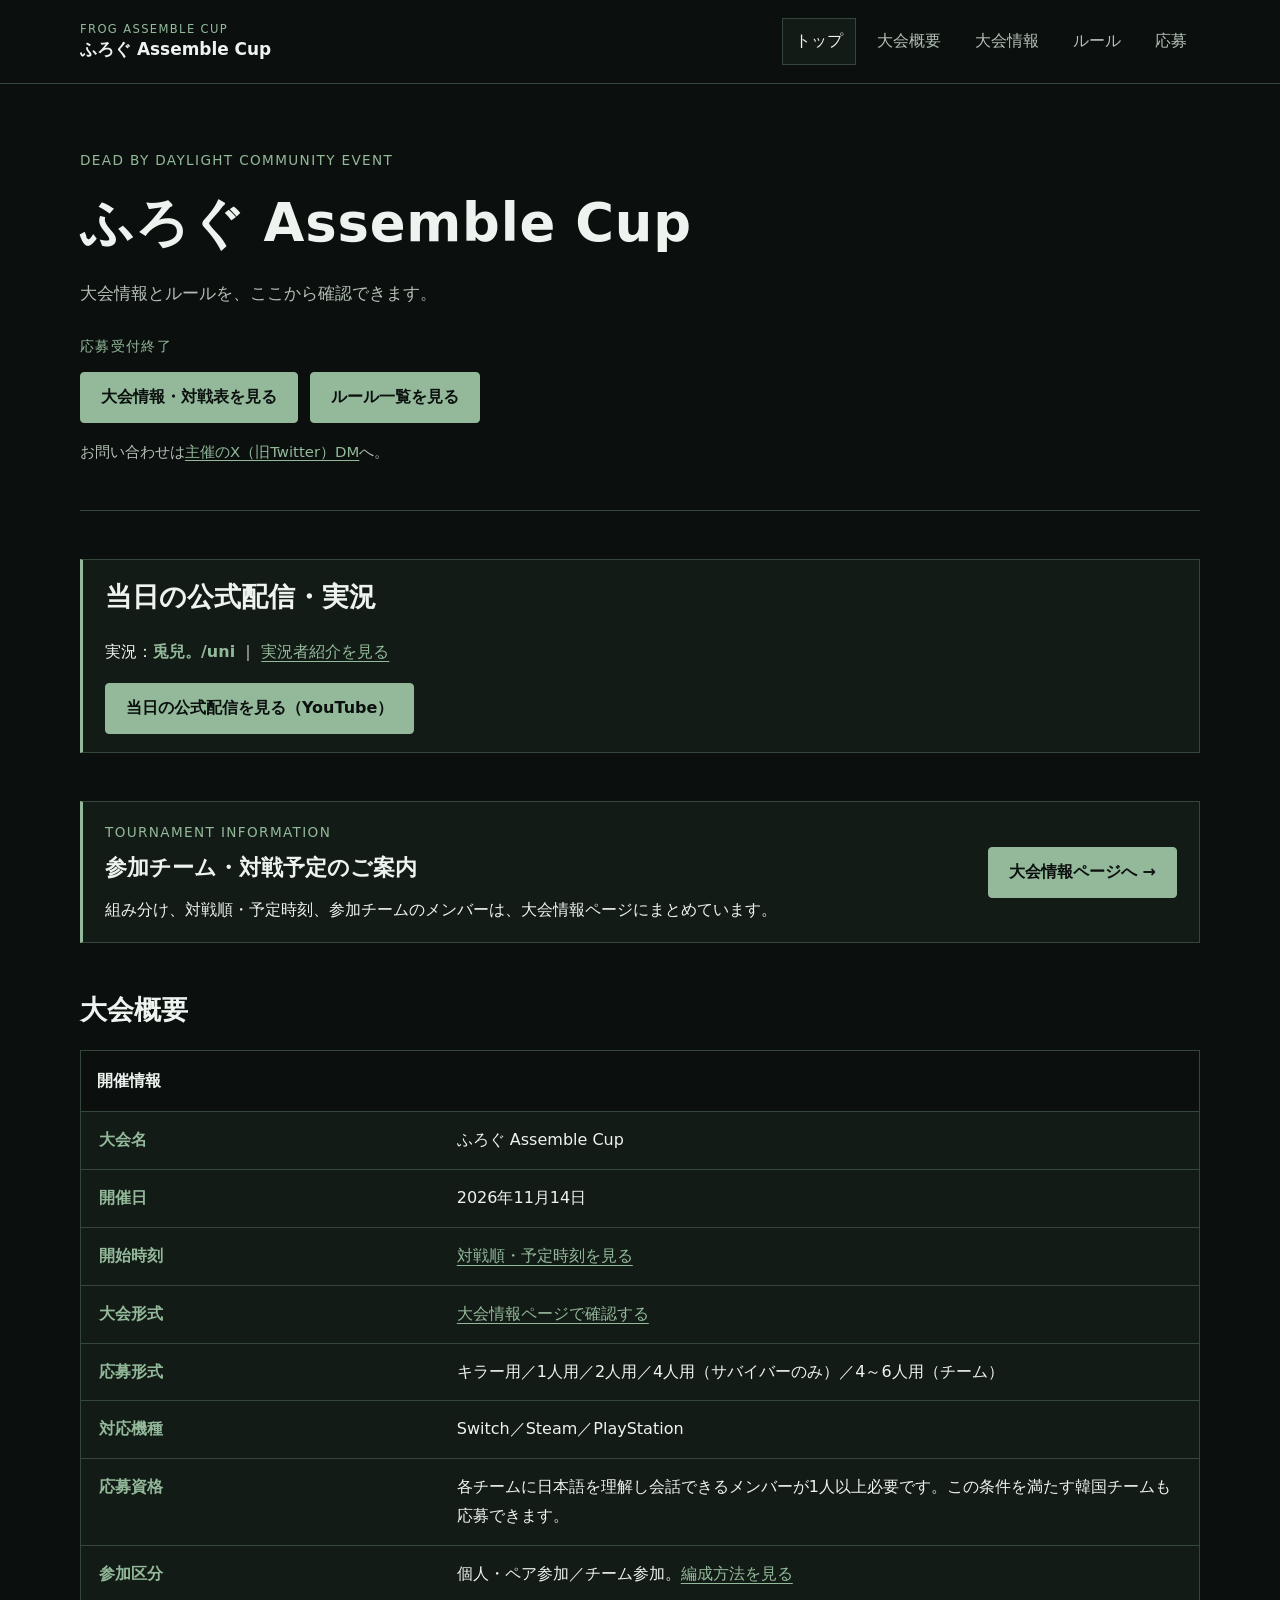
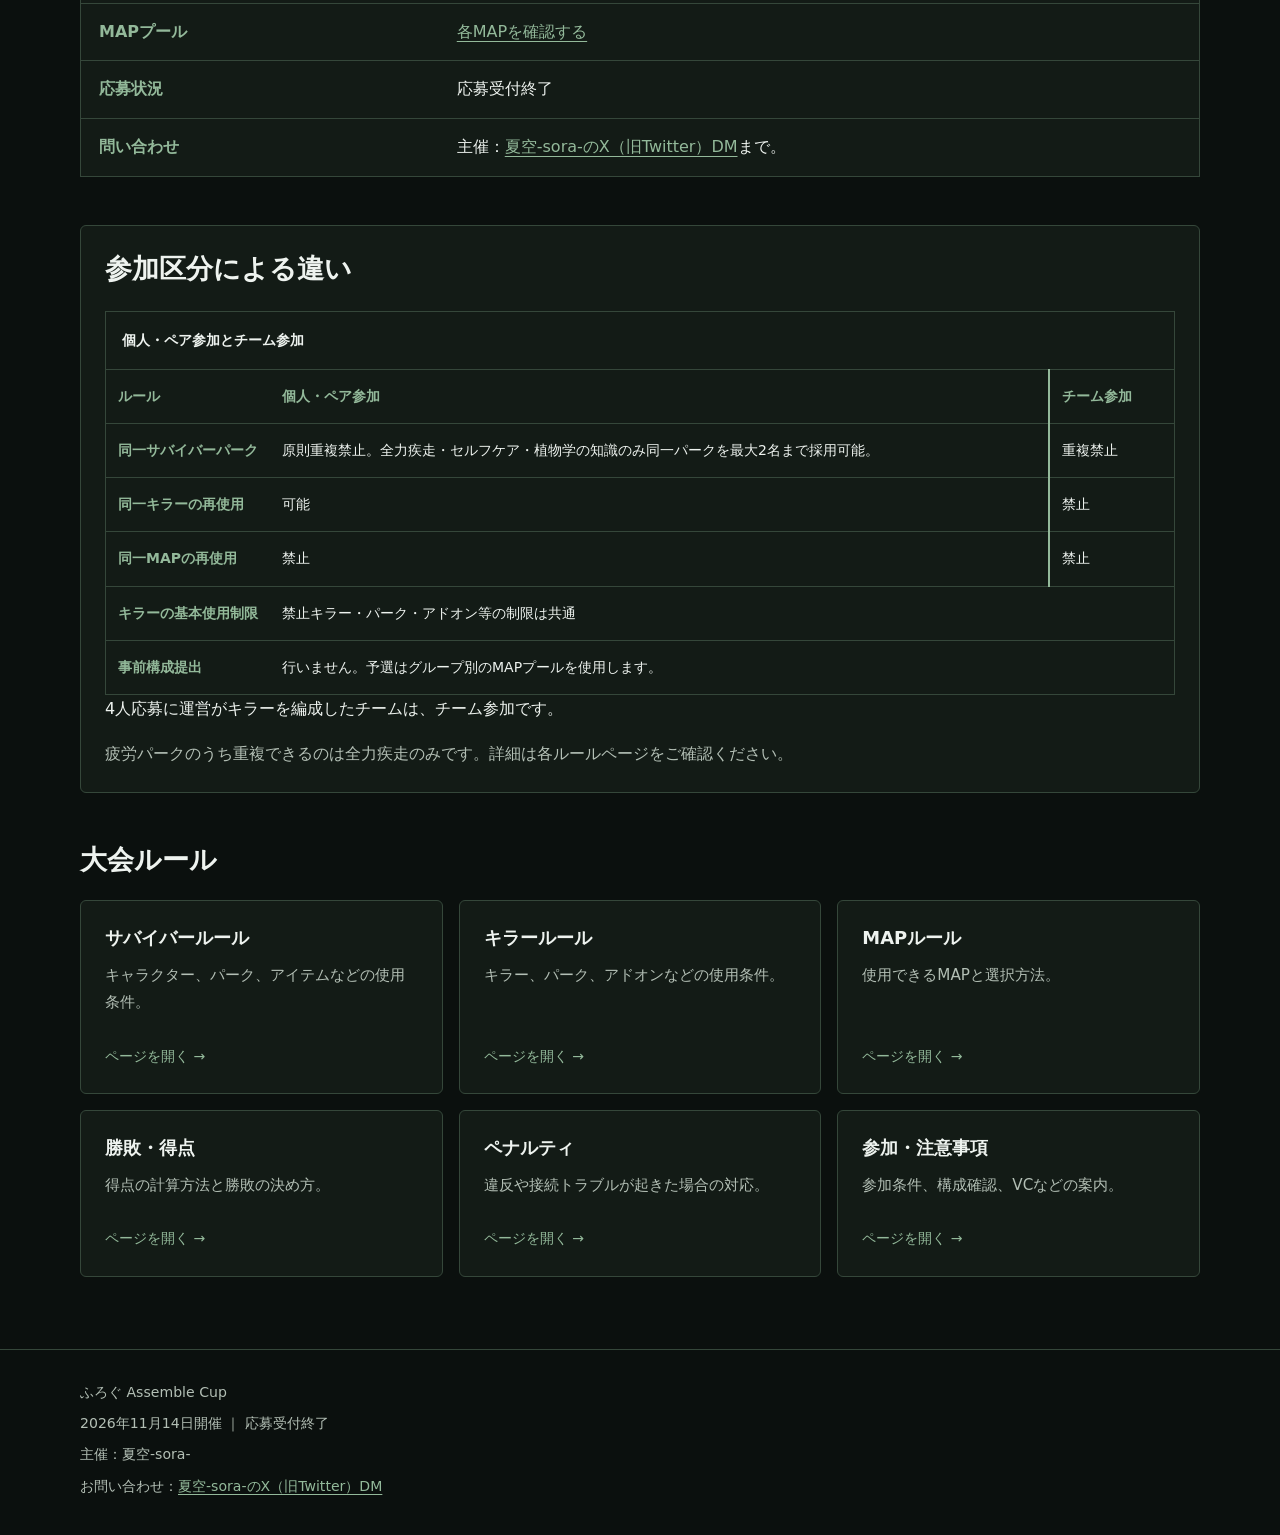
<file: index.html>
<!DOCTYPE html>
<html lang="ja">
<head>
  <meta charset="UTF-8">
  <meta name="viewport" content="width=device-width, initial-scale=1">
  <meta name="description" content="2026年11月14日開催、ふろぐ Assemble Cup。大会情報・対戦表と大会ルールをご案内。応募受付終了。">
  <title>ふろぐ Assemble Cup | 大会ルール</title>
  <meta property="og:title" content="ふろぐ Assemble Cup | 大会ルール">
  <meta property="og:description" content="2026年11月14日開催、ふろぐ Assemble Cup。大会情報・対戦表と大会ルールをご案内。応募受付終了。">
  <meta property="og:type" content="website">
  <meta property="og:site_name" content="ふろぐ Assemble Cup">
  <meta property="og:locale" content="ja_JP">
  <meta property="og:url" content="https://soradbdkkp-lang.github.io/frog-assemble-cup/index.html">
  <meta property="og:image" content="https://soradbdkkp-lang.github.io/frog-assemble-cup/assets/images/ogp-assemble-cup.png">
  <meta property="og:image:type" content="image/png">
  <meta property="og:image:width" content="1200">
  <meta property="og:image:height" content="630">
  <meta property="og:image:alt" content="ふろぐ Assemble Cup 大会告知画像">
  <meta name="twitter:card" content="summary_large_image">
  <meta name="twitter:title" content="ふろぐ Assemble Cup | 大会ルール">
  <meta name="twitter:description" content="2026年11月14日開催、ふろぐ Assemble Cup。大会情報・対戦表と大会ルールをご案内。応募受付終了。">
  <meta name="twitter:image" content="https://soradbdkkp-lang.github.io/frog-assemble-cup/assets/images/ogp-assemble-cup.png">
  <meta name="twitter:image:alt" content="ふろぐ Assemble Cup 大会告知画像">
  <link rel="icon" type="image/png" sizes="32x32" href="assets/images/favicon-32.png">
  <link rel="icon" href="assets/images/favicon.ico" sizes="any">
  <link rel="apple-touch-icon" sizes="180x180" href="assets/images/apple-touch-icon.png">
  <link rel="stylesheet" href="css/tokens.css">
  <link rel="stylesheet" href="css/base.css">
  <link rel="stylesheet" href="css/components.css">
  <link rel="stylesheet" href="css/pages.css?v=20261112-official-stream">
</head>
<body>
  <a class="skip-link" href="#main">本文へ移動</a>
  <header class="site-header">
    <div class="container header-inner">
      <a class="brand" href="index.html" aria-current="page"><span>FROG ASSEMBLE CUP</span><strong>ふろぐ Assemble Cup</strong></a>
      <nav class="site-nav" aria-label="サイトナビゲーション">
        <a href="index.html" aria-current="page">トップ</a>
        <a href="index.html#overview">大会概要</a>
        <a href="pages/tournament-info.html">大会情報</a>
        <a href="pages/rules.html">ルール</a>
        <a href="index.html#entry">応募</a>
      </nav>
    </div>
  </header>
  <main id="main" class="container" tabindex="-1">
    <section class="hero" aria-labelledby="event-title">
      <p class="hero-label">DEAD BY DAYLIGHT COMMUNITY EVENT</p>
      <h1 id="event-title">ふろぐ Assemble Cup</h1>
      <p class="lead">大会情報とルールを、ここから確認できます。</p>
      <p class="hero-label">応募受付終了</p>
      <div class="hero-actions"><a class="button" href="pages/tournament-info.html">大会情報・対戦表を見る</a><a class="button" href="pages/rules.html">ルール一覧を見る</a></div>
      <p class="hero-contact">お問い合わせは<a href="https://x.com/sora_kkp_game">主催のX（旧Twitter）DM</a>へ。</p>
    </section>
    <section class="section" aria-labelledby="official-stream-heading">
  <div class="notice notice--info"><h2 id="official-stream-heading">当日の公式配信・実況</h2>
    <p>実況：<strong>兎兒。/uni</strong> ｜ <a href="pages/tournament-info.html#official-stream">実況者紹介を見る</a></p>
    <a class="button" href="https://www.youtube.com/live/8GhTV7kq9sc?si=VjBBYhrBC7CZ2pYa">当日の公式配信を見る（YouTube）</a>
  </div>
</section>
    <section class="section" aria-labelledby="info-guide-heading"><div class="notice notice--info info-guide"><div><p class="hero-label">TOURNAMENT INFORMATION</p><h2 id="info-guide-heading">参加チーム・対戦予定のご案内</h2><p>組み分け、対戦順・予定時刻、参加チームのメンバーは、大会情報ページにまとめています。</p></div><a class="button" href="pages/tournament-info.html">大会情報ページへ →</a></div></section>
    <section class="section" id="overview" aria-labelledby="overview-heading">
      <h2 class="section-heading" id="overview-heading">大会概要</h2>
      <div class="table-wrap"><table><caption>開催情報</caption><tbody>
        <tr><th scope="row">大会名</th><td>ふろぐ Assemble Cup</td></tr>
        <tr><th scope="row">開催日</th><td><time datetime="2026-11-14">2026年11月14日</time></td></tr><tr><th scope="row">開始時刻</th><td><a href="pages/tournament-info.html#schedule">対戦順・予定時刻を見る</a></td></tr>
        <tr><th scope="row">大会形式</th><td><a href="pages/tournament-info.html#groups">大会情報ページで確認する</a></td></tr>
        <tr><th scope="row">応募形式</th><td>キラー用／1人用／2人用／4人用（サバイバーのみ）／4～6人用（チーム）</td></tr><tr><th scope="row">対応機種</th><td>Switch／Steam／PlayStation</td></tr><tr><th scope="row">応募資格</th><td>各チームに日本語を理解し会話できるメンバーが1人以上必要です。この条件を満たす韓国チームも応募できます。</td></tr>
        <tr><th scope="row">参加区分</th><td>個人・ペア参加／チーム参加。<a href="pages/notes.html#entry-types">編成方法を見る</a></td></tr>
        <tr><th scope="row">MAPプール</th><td><a href="pages/map-pool.html#map-pools">各MAPを確認する</a></td></tr><tr id="entry"><th scope="row">応募状況</th><td>応募受付終了</td></tr><tr><th scope="row">問い合わせ</th><td>主催：<a href="https://x.com/sora_kkp_game">夏空-sora-のX（旧Twitter）DM</a>まで。</td></tr>
      </tbody></table></div>
    </section>
    <section class="section" aria-label="参加区分による違い"><section class="card" id="differences"><h2>参加区分による違い</h2><div class="table-wrap"><table class="comparison-table"><caption>個人・ペア参加とチーム参加</caption><thead><tr><th scope="col">ルール</th><th scope="col">個人・ペア参加</th><th scope="col">チーム参加</th></tr></thead><tbody><tr><th scope="row">同一サバイバーパーク</th><td>原則重複禁止。全力疾走・セルフケア・植物学の知識のみ同一パークを最大2名まで採用可能。</td><td>重複禁止</td></tr><tr><th scope="row">同一キラーの再使用</th><td>可能</td><td>禁止</td></tr><tr><th scope="row">同一MAPの再使用</th><td>禁止</td><td>禁止</td></tr><tr><th scope="row">キラーの基本使用制限</th><td colspan="2">禁止キラー・パーク・アドオン等の制限は共通</td></tr><tr><th scope="row">事前構成提出</th><td colspan="2">行いません。予選はグループ別のMAPプールを使用します。</td></tr></tbody></table></div><p>4人応募に運営がキラーを編成したチームは、チーム参加です。</p><p class="muted">疲労パークのうち重複できるのは全力疾走のみです。詳細は各ルールページをご確認ください。</p></section></section>
    <section class="section" id="rules" aria-labelledby="rules-heading"><h2 class="section-heading" id="rules-heading">大会ルール</h2><div class="grid"><a class="card rule-link" href="pages/survivor-rules.html"><h3>サバイバールール</h3><p>キャラクター、パーク、アイテムなどの使用条件。</p><span class="link-label">ページを開く →</span></a>
<a class="card rule-link" href="pages/killer-rules.html"><h3>キラールール</h3><p>キラー、パーク、アドオンなどの使用条件。</p><span class="link-label">ページを開く →</span></a>
<a class="card rule-link" href="pages/map-pool.html"><h3>MAPルール</h3><p>使用できるMAPと選択方法。</p><span class="link-label">ページを開く →</span></a>
<a class="card rule-link" href="pages/win-condition.html"><h3>勝敗・得点</h3><p>得点の計算方法と勝敗の決め方。</p><span class="link-label">ページを開く →</span></a>
<a class="card rule-link" href="pages/penalties.html"><h3>ペナルティ</h3><p>違反や接続トラブルが起きた場合の対応。</p><span class="link-label">ページを開く →</span></a>
<a class="card rule-link" href="pages/notes.html"><h3>参加・注意事項</h3><p>参加条件、構成確認、VCなどの案内。</p><span class="link-label">ページを開く →</span></a></div></section>
  </main>
  <footer class="site-footer"><div class="container"><p>ふろぐ Assemble Cup</p><p>2026年11月14日開催 ｜ 応募受付終了</p><p>主催：夏空-sora-</p><p>お問い合わせ：<a href="https://x.com/sora_kkp_game">夏空-sora-のX（旧Twitter）DM</a></p></div></footer>
</body>
</html>
</file>
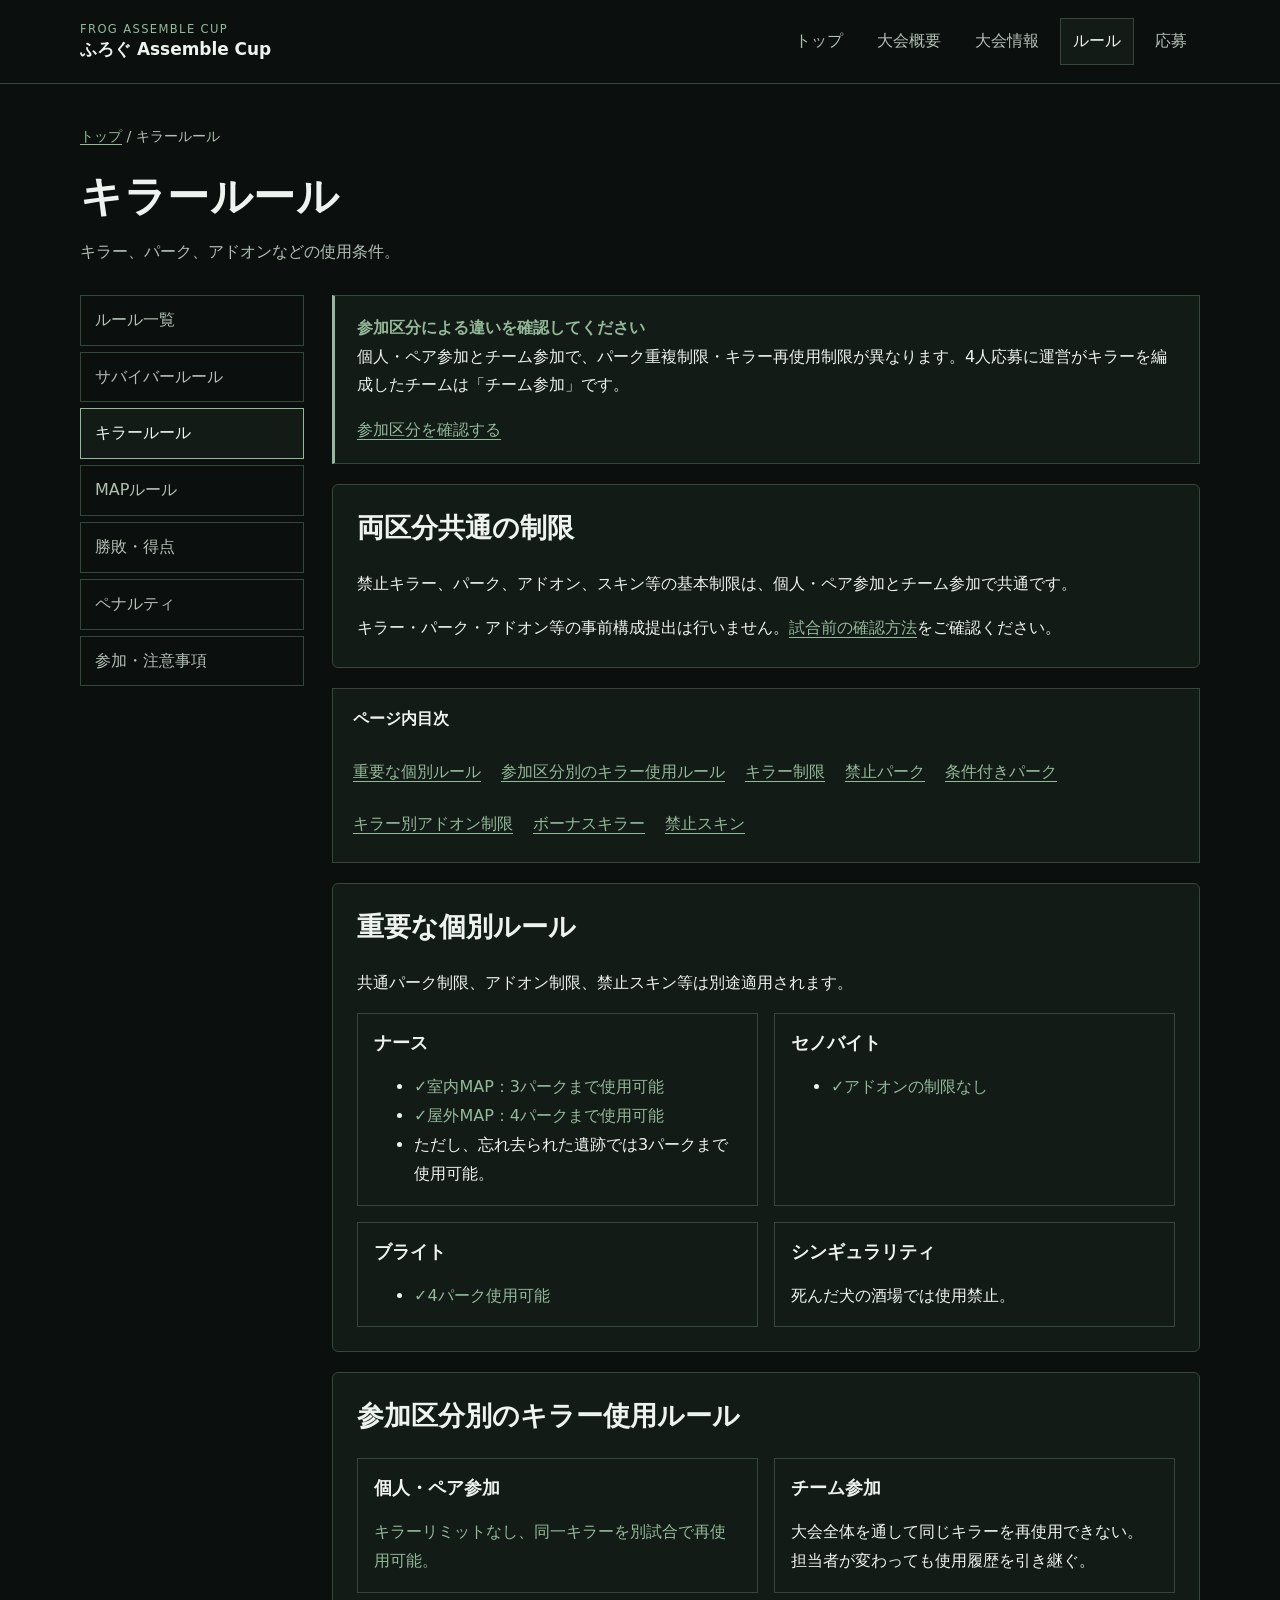
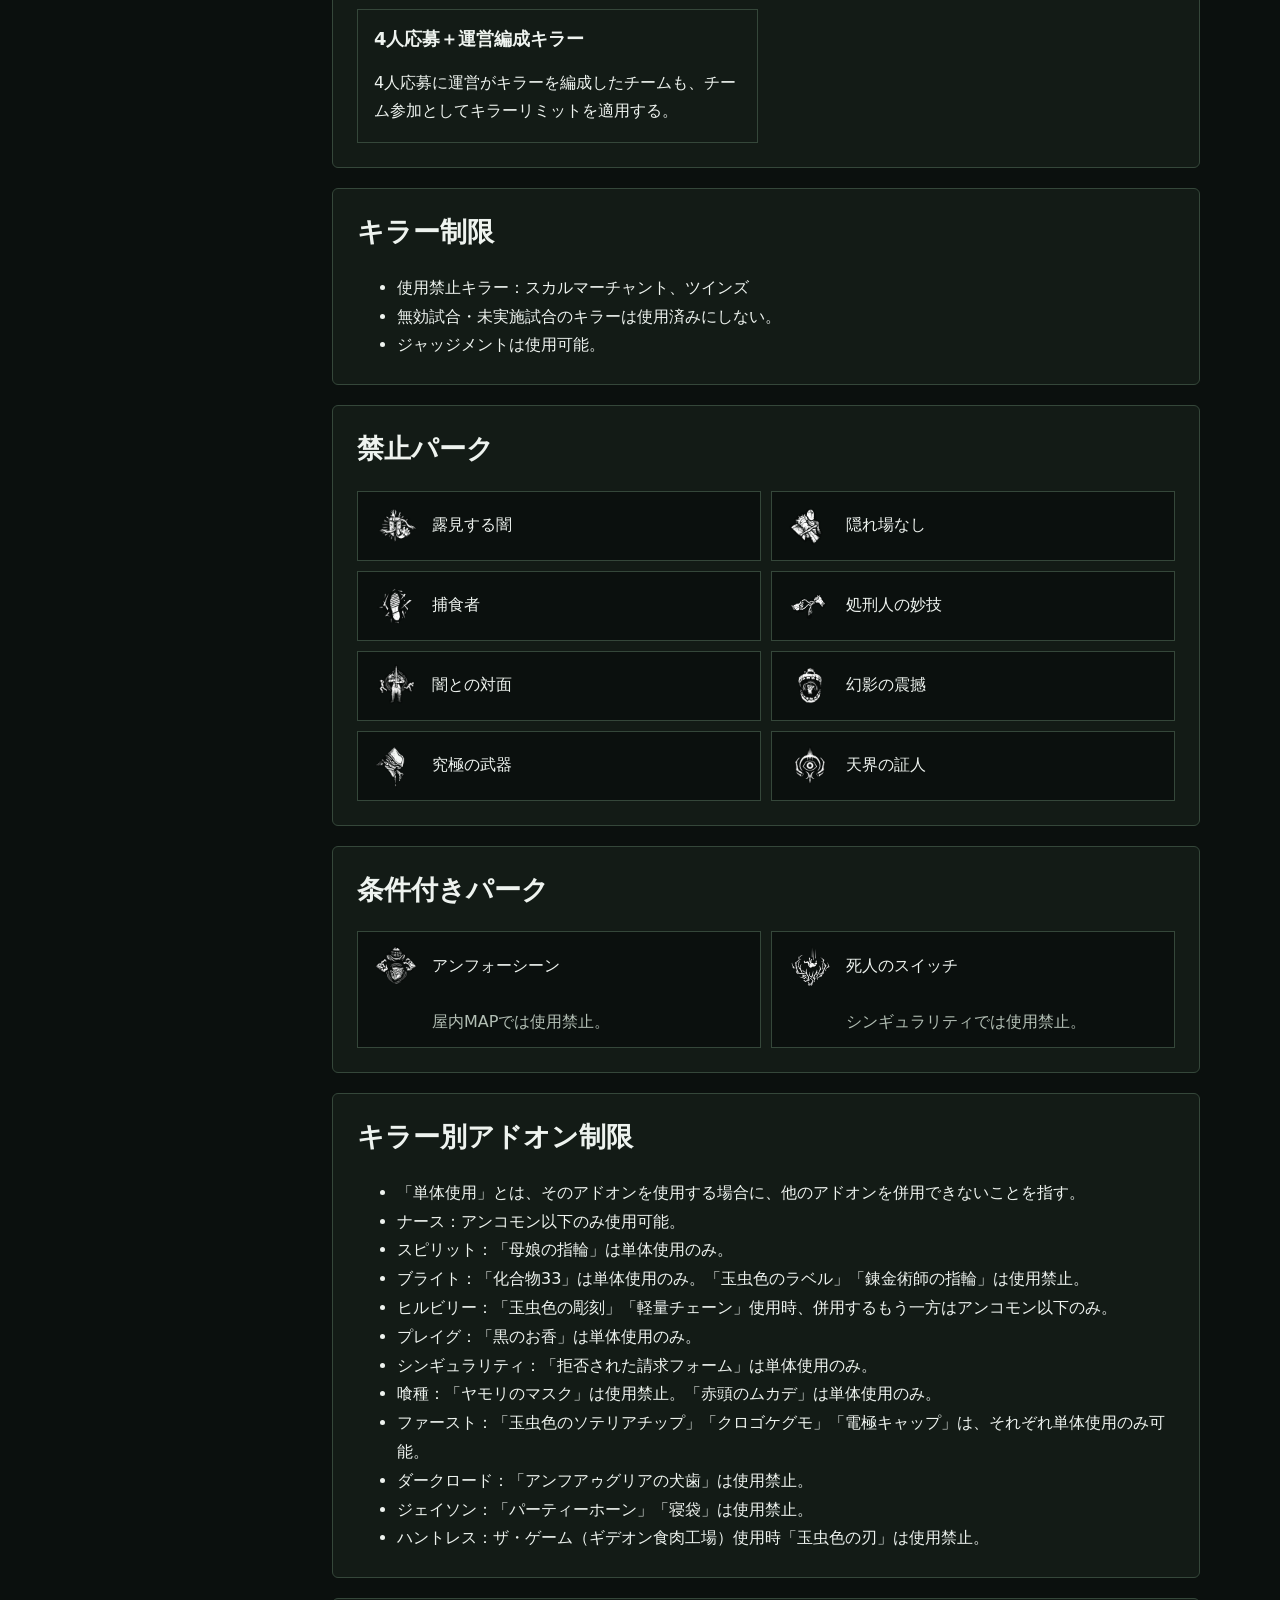
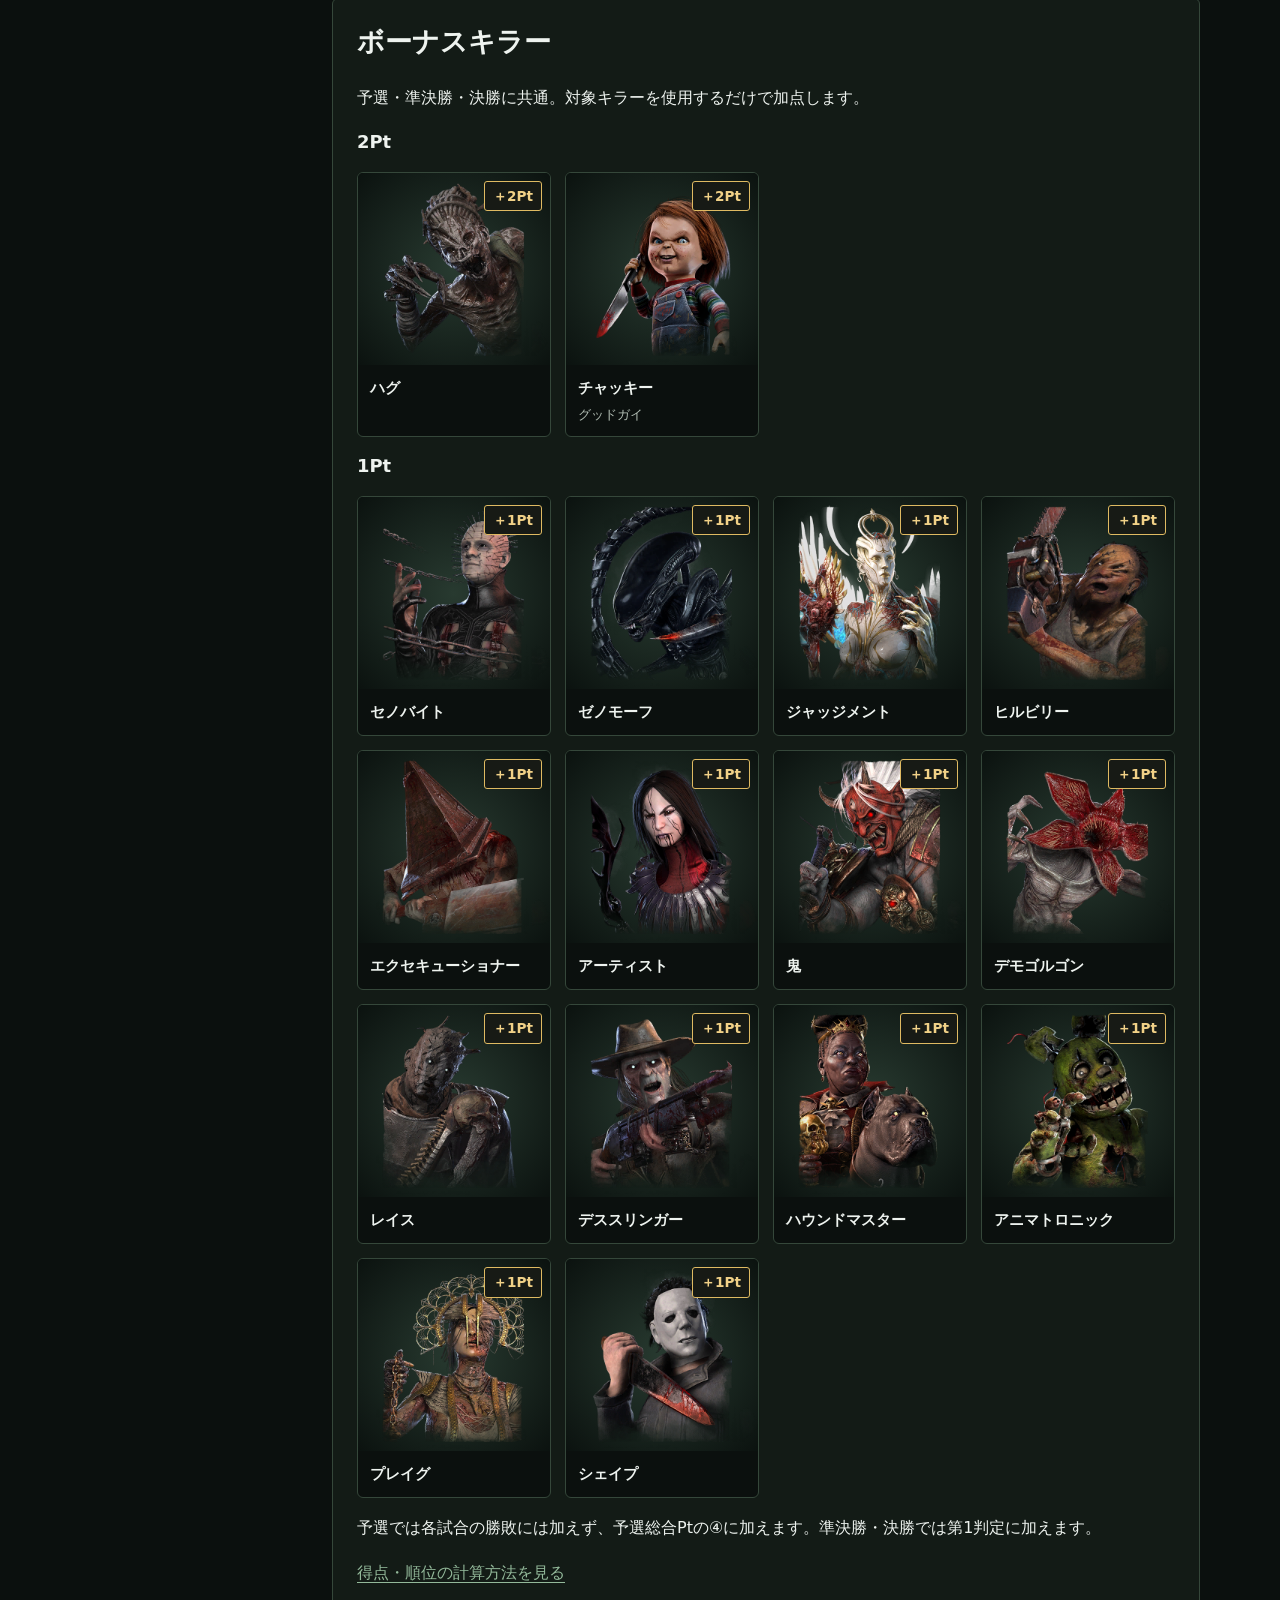
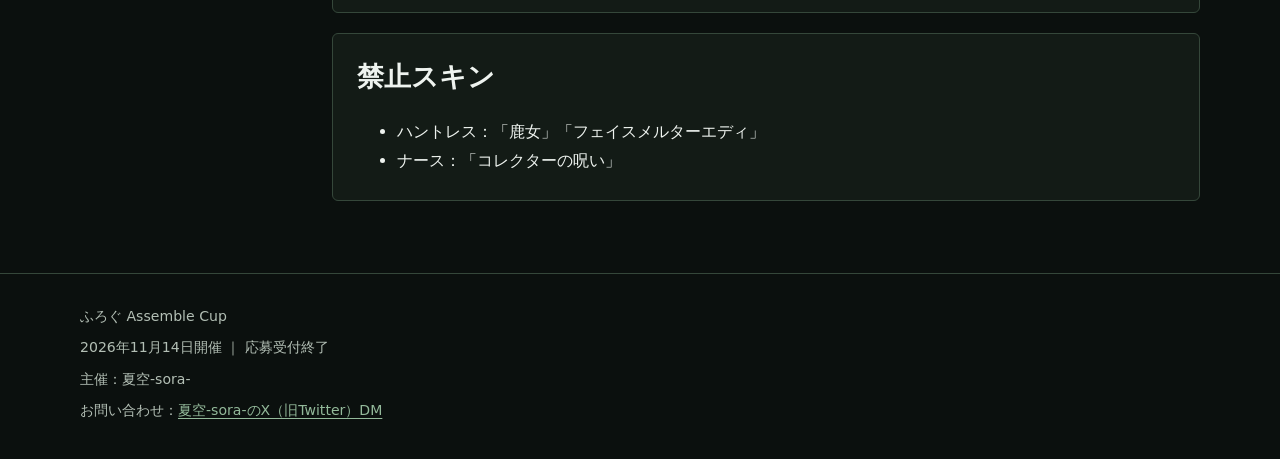
<file: pages/killer-rules.html>
<!DOCTYPE html>
<html lang="ja">
<head>
  <meta charset="UTF-8">
  <meta name="viewport" content="width=device-width, initial-scale=1">
  <meta name="description" content="ふろぐ Assemble Cupのキラールール。参加区分ごとのルールと共通制限を掲載しています。">
  <title>キラールール | ふろぐ Assemble Cup</title>
  <meta property="og:title" content="キラールール | ふろぐ Assemble Cup">
  <meta property="og:description" content="ふろぐ Assemble Cupのキラールール。参加区分ごとのルールと共通制限を掲載しています。">
  <meta property="og:type" content="website">
  <meta property="og:site_name" content="ふろぐ Assemble Cup">
  <meta property="og:locale" content="ja_JP">
  <meta property="og:url" content="https://soradbdkkp-lang.github.io/frog-assemble-cup/pages/killer-rules.html">
  <meta property="og:image" content="https://soradbdkkp-lang.github.io/frog-assemble-cup/assets/images/ogp-assemble-cup.png">
  <meta property="og:image:type" content="image/png">
  <meta property="og:image:width" content="1200">
  <meta property="og:image:height" content="630">
  <meta property="og:image:alt" content="ふろぐ Assemble Cup 大会告知画像">
  <meta name="twitter:card" content="summary_large_image">
  <meta name="twitter:title" content="キラールール | ふろぐ Assemble Cup">
  <meta name="twitter:description" content="ふろぐ Assemble Cupのキラールール。参加区分ごとのルールと共通制限を掲載しています。">
  <meta name="twitter:image" content="https://soradbdkkp-lang.github.io/frog-assemble-cup/assets/images/ogp-assemble-cup.png">
  <meta name="twitter:image:alt" content="ふろぐ Assemble Cup 大会告知画像">
  <link rel="icon" type="image/png" sizes="32x32" href="../assets/images/favicon-32.png">
  <link rel="icon" href="../assets/images/favicon.ico" sizes="any">
  <link rel="apple-touch-icon" sizes="180x180" href="../assets/images/apple-touch-icon.png">
  <link rel="stylesheet" href="../css/tokens.css">
  <link rel="stylesheet" href="../css/base.css">
  <link rel="stylesheet" href="../css/components.css">
  <link rel="stylesheet" href="../css/pages.css?v=20261112-official-stream">
</head>
<body>
  <a class="skip-link" href="#main">本文へ移動</a>
  <header class="site-header">
    <div class="container header-inner">
      <a class="brand" href="../index.html"><span>FROG ASSEMBLE CUP</span><strong>ふろぐ Assemble Cup</strong></a>
      <nav class="site-nav" aria-label="サイトナビゲーション">
        <a href="../index.html">トップ</a>
        <a href="../index.html#overview">大会概要</a>
        <a href="tournament-info.html">大会情報</a>
        <a href="../pages/rules.html" aria-current="page">ルール</a>
        <a href="../index.html#entry">応募</a>
      </nav>
    </div>
  </header>
  <main id="main" class="container" tabindex="-1">
    <section class="page-hero"><p class="breadcrumb"><a href="../index.html">トップ</a> / キラールール</p><h1>キラールール</h1><p class="muted">キラー、パーク、アドオンなどの使用条件。</p></section>
    <div class="rule-shell"><nav class="side-nav" aria-label="ルールページ"><a href="rules.html">ルール一覧</a>
<a href="survivor-rules.html">サバイバールール</a>
<a href="killer-rules.html" aria-current="page">キラールール</a>
<a href="map-pool.html">MAPルール</a>
<a href="win-condition.html">勝敗・得点</a>
<a href="penalties.html">ペナルティ</a>
<a href="notes.html">参加・注意事項</a></nav><div class="rule-content"><div class="notice notice--info"><strong>参加区分による違いを確認してください</strong><p>個人・ペア参加とチーム参加で、パーク重複制限・キラー再使用制限が異なります。4人応募に運営がキラーを編成したチームは「チーム参加」です。</p><p><a href="notes.html#entry-types">参加区分を確認する</a></p></div><section class="card"><h2>両区分共通の制限</h2><p>禁止キラー、パーク、アドオン、スキン等の基本制限は、個人・ペア参加とチーム参加で共通です。</p><p>キラー・パーク・アドオン等の事前構成提出は行いません。<a href="notes.html#precheck">試合前の確認方法</a>をご確認ください。</p></section>
        <nav class="page-toc" aria-label="このページの目次"><strong>ページ内目次</strong><ul><li><a href="#key-killer-rules">重要な個別ルール</a></li><li><a href="#killer-reuse">参加区分別のキラー使用ルール</a></li><li><a href="#killer-restrictions">キラー制限</a></li><li><a href="#banned-perks">禁止パーク</a></li><li><a href="#conditional-perks">条件付きパーク</a></li><li><a href="#addon-restrictions">キラー別アドオン制限</a></li><li><a href="#bonus-killers">ボーナスキラー</a></li><li><a href="#banned-skins">禁止スキン</a></li></ul></nav>
        <section class="card" id="key-killer-rules">
          <h2>重要な個別ルール</h2>
          <p>共通パーク制限、アドオン制限、禁止スキン等は別途適用されます。</p>
          <div class="data-grid">
            <article class="notice-box"><h3>ナース</h3><ul><li><span class="killer-badge is-ok"><span aria-hidden="true">✓</span><span>室内MAP：3パークまで使用可能</span></span></li><li><span class="killer-badge is-ok"><span aria-hidden="true">✓</span><span>屋外MAP：4パークまで使用可能</span></span></li><li>ただし、忘れ去られた遺跡では3パークまで使用可能。</li></ul></article>
            <article class="notice-box"><h3>セノバイト</h3><ul><li><span class="killer-badge is-ok"><span aria-hidden="true">✓</span><span>アドオンの制限なし</span></span></li></ul></article><article class="notice-box"><h3>ブライト</h3><ul><li><span class="killer-badge is-ok"><span aria-hidden="true">✓</span><span>4パーク使用可能</span></span></li></ul></article>
          <article class="notice-box"><h3>シンギュラリティ</h3><p>死んだ犬の酒場では使用禁止。</p></article></div>
        </section>
        <section class="card" id="killer-reuse"><h2>参加区分別のキラー使用ルール</h2><div class="data-grid"><article class="notice-box"><h3>個人・ペア参加</h3><p class="killer-badge">キラーリミットなし、同一キラーを別試合で再使用可能。</p></article><article class="notice-box"><h3>チーム参加</h3><p>大会全体を通して同じキラーを再使用できない。担当者が変わっても使用履歴を引き継ぐ。</p></article><article class="notice-box"><h3>4人応募＋運営編成キラー</h3><p>4人応募に運営がキラーを編成したチームも、チーム参加としてキラーリミットを適用する。</p></article></div></section><section class="card" id="killer-restrictions"><h2>キラー制限</h2><ul><li>使用禁止キラー：スカルマーチャント、ツインズ</li><li>無効試合・未実施試合のキラーは使用済みにしない。</li><li>ジャッジメントは使用可能。</li></ul></section>
        <section class="card" id="banned-perks"><h2>禁止パーク</h2><div class="perk-list">
          <div class="perk-item"><img src="../assets/images/perks/darkness_revealed.webp" width="48" height="48" loading="lazy" decoding="async" alt=""><span>露見する闇</span></div>
          <div class="perk-item"><img src="../assets/images/perks/nowhere_to_hide.webp" width="48" height="48" loading="lazy" decoding="async" alt=""><span>隠れ場なし</span></div>
          <div class="perk-item"><img src="../assets/images/perks/predator.webp" width="48" height="48" loading="lazy" decoding="async" alt=""><span>捕食者</span></div>
          <div class="perk-item"><img src="../assets/images/perks/scourge_hook_hangmans_trick.webp" width="48" height="48" loading="lazy" decoding="async" alt=""><span>処刑人の妙技</span></div>
          <div class="perk-item"><img src="../assets/images/perks/hex_face_the_darkness.webp" width="48" height="48" loading="lazy" decoding="async" alt=""><span>闇との対面</span></div>
          <div class="perk-item"><img src="../assets/images/perks/phantom_fear.webp" width="48" height="48" loading="lazy" decoding="async" alt=""><span>幻影の震撼</span></div>
          <div class="perk-item"><img src="../assets/images/perks/ultimate_weapon.webp" width="48" height="48" loading="lazy" decoding="async" alt=""><span>究極の武器</span></div>
          <div class="perk-item"><img src="../assets/images/perks/celestial_witness.webp" width="48" height="48" loading="lazy" decoding="async" alt=""><span>天界の証人</span></div>
        </div></section>
        <section class="card" id="conditional-perks"><h2>条件付きパーク</h2><div class="perk-list perk-list--conditions">
          <div class="perk-item perk-item--condition"><img src="../assets/images/perks/unforeseen.webp" width="48" height="48" loading="lazy" decoding="async" alt=""><span>アンフォーシーン</span><p>屋内MAPでは使用禁止。</p></div>
          <div class="perk-item perk-item--condition"><img src="../assets/images/perks/dead_mans_switch.webp" width="48" height="48" loading="lazy" decoding="async" alt=""><span>死人のスイッチ</span><p>シンギュラリティでは使用禁止。</p></div>
        </div></section>
        <section class="card" id="addon-restrictions"><h2>キラー別アドオン制限</h2><ul><li>「単体使用」とは、そのアドオンを使用する場合に、他のアドオンを併用できないことを指す。</li><li>ナース：アンコモン以下のみ使用可能。</li><li>スピリット：「母娘の指輪」は単体使用のみ。</li><li>ブライト：「化合物33」は単体使用のみ。「玉虫色のラベル」「錬金術師の指輪」は使用禁止。</li><li>ヒルビリー：「玉虫色の彫刻」「軽量チェーン」使用時、併用するもう一方はアンコモン以下のみ。</li><li>プレイグ：「黒のお香」は単体使用のみ。</li><li>シンギュラリティ：「拒否された請求フォーム」は単体使用のみ。</li><li>喰種：「ヤモリのマスク」は使用禁止。「赤頭のムカデ」は単体使用のみ。</li><li>ファースト：「玉虫色のソテリアチップ」「クロゴケグモ」「電極キャップ」は、それぞれ単体使用のみ可能。</li><li>ダークロード：「アンフアゥグリアの犬歯」は使用禁止。</li><li>ジェイソン：「パーティーホーン」「寝袋」は使用禁止。</li><li>ハントレス：ザ・ゲーム（ギデオン食肉工場）使用時「玉虫色の刃」は使用禁止。</li></ul></section>
        <section class="card" id="bonus-killers"><h2>ボーナスキラー</h2><p>予選・準決勝・決勝に共通。対象キラーを使用するだけで加点します。</p><h3>2Pt</h3><ul class="killer-grid" role="list"><li class="killer-card"><div class="killer-card__portrait"><img src="../assets/images/killers/hag.webp" alt="" loading="lazy" decoding="async" width="512" height="512"><span class="killer-card__points">＋2Pt</span></div><div class="killer-card__body"><p class="killer-card__name">ハグ</p></div></li>
<li class="killer-card"><div class="killer-card__portrait"><img src="../assets/images/killers/good_guy.webp" alt="" loading="lazy" decoding="async" width="512" height="512"><span class="killer-card__points">＋2Pt</span></div><div class="killer-card__body"><p class="killer-card__name">チャッキー</p><p class="killer-card__alias">グッドガイ</p></div></li></ul><h3>1Pt</h3><ul class="killer-grid" role="list"><li class="killer-card"><div class="killer-card__portrait"><img src="../assets/images/killers/cenobite.webp" alt="" loading="lazy" decoding="async" width="512" height="512"><span class="killer-card__points">＋1Pt</span></div><div class="killer-card__body"><p class="killer-card__name">セノバイト</p></div></li>
<li class="killer-card"><div class="killer-card__portrait"><img src="../assets/images/killers/xenomorph.webp" alt="" loading="lazy" decoding="async" width="512" height="512"><span class="killer-card__points">＋1Pt</span></div><div class="killer-card__body"><p class="killer-card__name">ゼノモーフ</p></div></li>
<li class="killer-card"><div class="killer-card__portrait"><img src="../assets/images/killers/judgment.webp" alt="" loading="lazy" decoding="async" width="512" height="512"><span class="killer-card__points">＋1Pt</span></div><div class="killer-card__body"><p class="killer-card__name">ジャッジメント</p></div></li>
<li class="killer-card"><div class="killer-card__portrait"><img src="../assets/images/killers/hillbilly.webp" alt="" loading="lazy" decoding="async" width="512" height="512"><span class="killer-card__points">＋1Pt</span></div><div class="killer-card__body"><p class="killer-card__name">ヒルビリー</p></div></li>
<li class="killer-card"><div class="killer-card__portrait"><img src="../assets/images/killers/executioner.webp" alt="" loading="lazy" decoding="async" width="512" height="512"><span class="killer-card__points">＋1Pt</span></div><div class="killer-card__body"><p class="killer-card__name">エクセキューショナー</p></div></li>
<li class="killer-card"><div class="killer-card__portrait"><img src="../assets/images/killers/artist.webp" alt="" loading="lazy" decoding="async" width="512" height="512"><span class="killer-card__points">＋1Pt</span></div><div class="killer-card__body"><p class="killer-card__name">アーティスト</p></div></li>
<li class="killer-card"><div class="killer-card__portrait"><img src="../assets/images/killers/oni.webp" alt="" loading="lazy" decoding="async" width="512" height="512"><span class="killer-card__points">＋1Pt</span></div><div class="killer-card__body"><p class="killer-card__name">鬼</p></div></li>
<li class="killer-card"><div class="killer-card__portrait"><img src="../assets/images/killers/demogorgon.webp" alt="" loading="lazy" decoding="async" width="512" height="512"><span class="killer-card__points">＋1Pt</span></div><div class="killer-card__body"><p class="killer-card__name">デモゴルゴン</p></div></li>
<li class="killer-card"><div class="killer-card__portrait"><img src="../assets/images/killers/wraith.webp" alt="" loading="lazy" decoding="async" width="512" height="512"><span class="killer-card__points">＋1Pt</span></div><div class="killer-card__body"><p class="killer-card__name">レイス</p></div></li>
<li class="killer-card"><div class="killer-card__portrait"><img src="../assets/images/killers/deathslinger.webp" alt="" loading="lazy" decoding="async" width="512" height="512"><span class="killer-card__points">＋1Pt</span></div><div class="killer-card__body"><p class="killer-card__name">デススリンガー</p></div></li>
<li class="killer-card"><div class="killer-card__portrait"><img src="../assets/images/killers/houndmaster.webp" alt="" loading="lazy" decoding="async" width="512" height="512"><span class="killer-card__points">＋1Pt</span></div><div class="killer-card__body"><p class="killer-card__name">ハウンドマスター</p></div></li>
<li class="killer-card"><div class="killer-card__portrait"><img src="../assets/images/killers/animatronic.webp" alt="" loading="lazy" decoding="async" width="512" height="512"><span class="killer-card__points">＋1Pt</span></div><div class="killer-card__body"><p class="killer-card__name">アニマトロニック</p></div></li>
<li class="killer-card"><div class="killer-card__portrait"><img src="../assets/images/killers/plague.webp" alt="" loading="lazy" decoding="async" width="512" height="512"><span class="killer-card__points">＋1Pt</span></div><div class="killer-card__body"><p class="killer-card__name">プレイグ</p></div></li>
<li class="killer-card"><div class="killer-card__portrait"><img src="../assets/images/killers/shape.webp" alt="" loading="lazy" decoding="async" width="512" height="512"><span class="killer-card__points">＋1Pt</span></div><div class="killer-card__body"><p class="killer-card__name">シェイプ</p></div></li></ul><p>予選では各試合の勝敗には加えず、予選総合Ptの④に加えます。準決勝・決勝では第1判定に加えます。</p><p><a href="win-condition.html#qualifying-points">得点・順位の計算方法を見る</a></p></section><section class="card" id="banned-skins"><h2>禁止スキン</h2><ul><li>ハントレス：「鹿女」「フェイスメルターエディ」</li><li>ナース：「コレクターの呪い」</li></ul></section></div></div>
  </main>
  <footer class="site-footer"><div class="container"><p>ふろぐ Assemble Cup</p><p>2026年11月14日開催 ｜ 応募受付終了</p><p>主催：夏空-sora-</p><p>お問い合わせ：<a href="https://x.com/sora_kkp_game">夏空-sora-のX（旧Twitter）DM</a></p></div></footer>
</body>
</html>
</file>
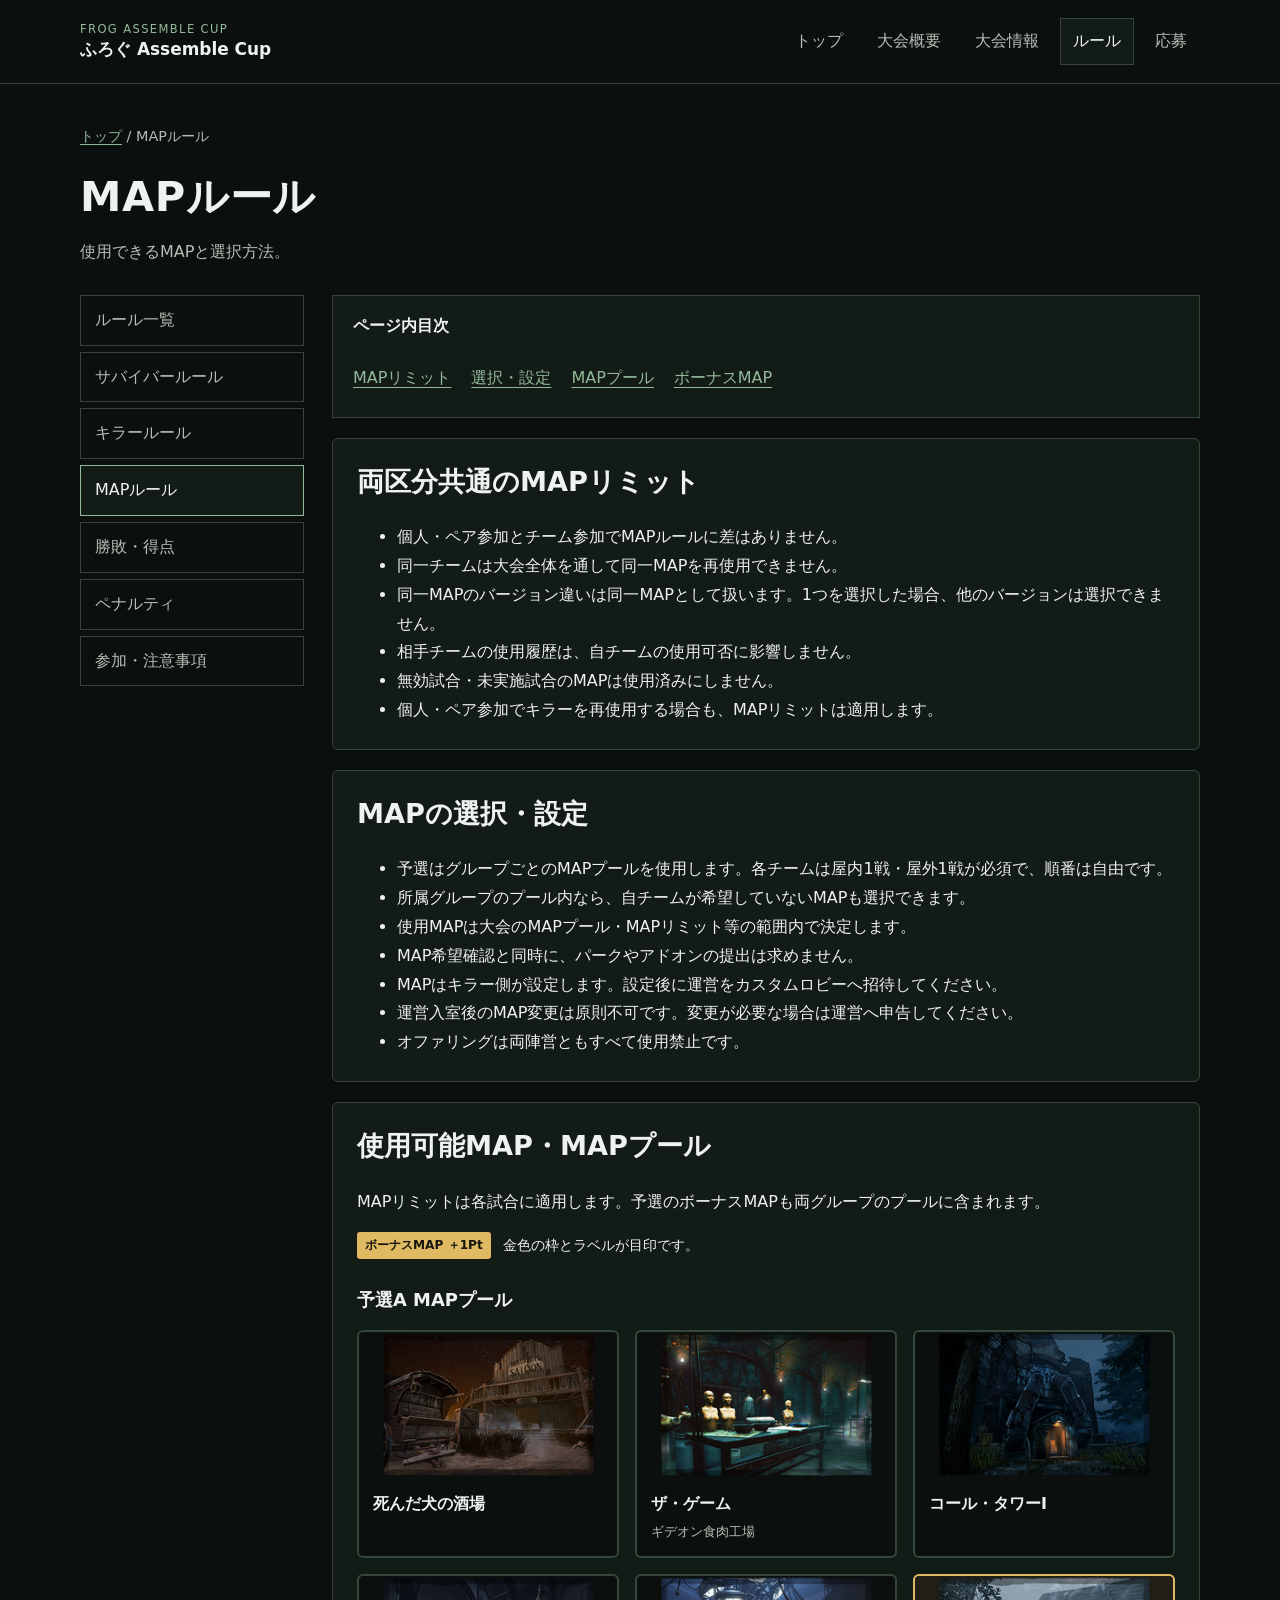
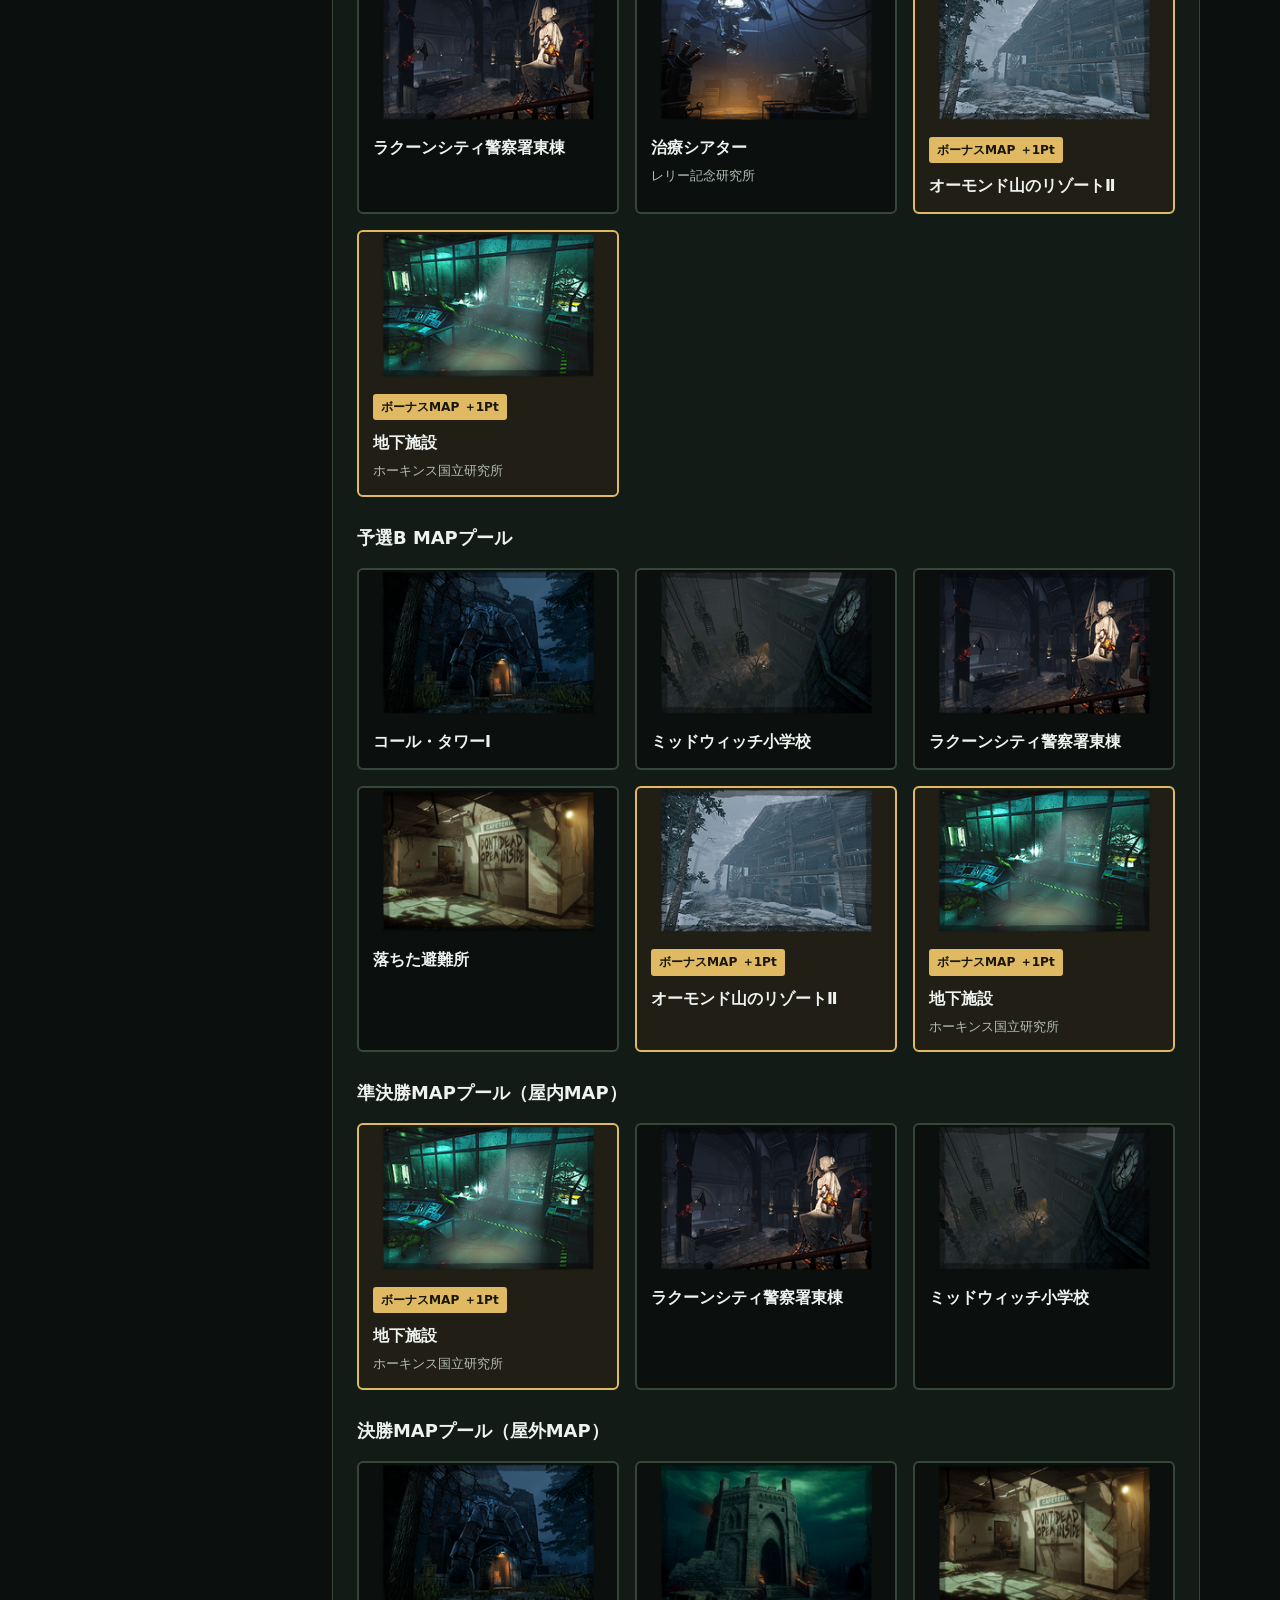
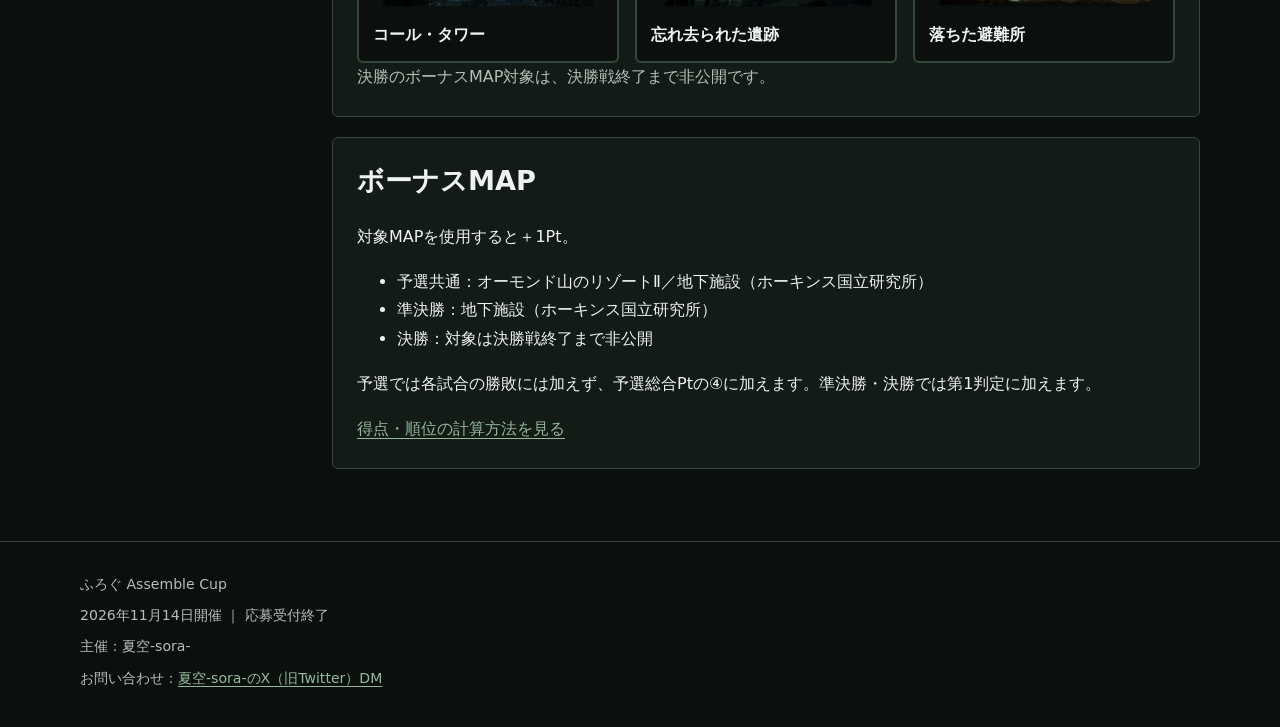
<file: pages/map-pool.html>
<!DOCTYPE html>
<html lang="ja">
<head>
  <meta charset="UTF-8">
  <meta name="viewport" content="width=device-width, initial-scale=1">
  <meta name="description" content="ふろぐ Assemble CupのMAPルール。参加区分ごとのルールと共通制限を掲載しています。">
  <title>MAPルール | ふろぐ Assemble Cup</title>
  <meta property="og:title" content="MAPルール | ふろぐ Assemble Cup">
  <meta property="og:description" content="ふろぐ Assemble CupのMAPルール。参加区分ごとのルールと共通制限を掲載しています。">
  <meta property="og:type" content="website">
  <meta property="og:site_name" content="ふろぐ Assemble Cup">
  <meta property="og:locale" content="ja_JP">
  <meta property="og:url" content="https://soradbdkkp-lang.github.io/frog-assemble-cup/pages/map-pool.html">
  <meta property="og:image" content="https://soradbdkkp-lang.github.io/frog-assemble-cup/assets/images/ogp-assemble-cup.png">
  <meta property="og:image:type" content="image/png">
  <meta property="og:image:width" content="1200">
  <meta property="og:image:height" content="630">
  <meta property="og:image:alt" content="ふろぐ Assemble Cup 大会告知画像">
  <meta name="twitter:card" content="summary_large_image">
  <meta name="twitter:title" content="MAPルール | ふろぐ Assemble Cup">
  <meta name="twitter:description" content="ふろぐ Assemble CupのMAPルール。参加区分ごとのルールと共通制限を掲載しています。">
  <meta name="twitter:image" content="https://soradbdkkp-lang.github.io/frog-assemble-cup/assets/images/ogp-assemble-cup.png">
  <meta name="twitter:image:alt" content="ふろぐ Assemble Cup 大会告知画像">
  <link rel="icon" type="image/png" sizes="32x32" href="../assets/images/favicon-32.png">
  <link rel="icon" href="../assets/images/favicon.ico" sizes="any">
  <link rel="apple-touch-icon" sizes="180x180" href="../assets/images/apple-touch-icon.png">
  <link rel="stylesheet" href="../css/tokens.css">
  <link rel="stylesheet" href="../css/base.css">
  <link rel="stylesheet" href="../css/components.css">
  <link rel="stylesheet" href="../css/pages.css?v=20261112-official-stream">
</head>
<body>
  <a class="skip-link" href="#main">本文へ移動</a>
  <header class="site-header">
    <div class="container header-inner">
      <a class="brand" href="../index.html"><span>FROG ASSEMBLE CUP</span><strong>ふろぐ Assemble Cup</strong></a>
      <nav class="site-nav" aria-label="サイトナビゲーション">
        <a href="../index.html">トップ</a>
        <a href="../index.html#overview">大会概要</a>
        <a href="tournament-info.html">大会情報</a>
        <a href="../pages/rules.html" aria-current="page">ルール</a>
        <a href="../index.html#entry">応募</a>
      </nav>
    </div>
  </header>
  <main id="main" class="container" tabindex="-1">
    <section class="page-hero"><p class="breadcrumb"><a href="../index.html">トップ</a> / MAPルール</p><h1>MAPルール</h1><p class="muted">使用できるMAPと選択方法。</p></section>
    <div class="rule-shell"><nav class="side-nav" aria-label="ルールページ"><a href="rules.html">ルール一覧</a>
<a href="survivor-rules.html">サバイバールール</a>
<a href="killer-rules.html">キラールール</a>
<a href="map-pool.html" aria-current="page">MAPルール</a>
<a href="win-condition.html">勝敗・得点</a>
<a href="penalties.html">ペナルティ</a>
<a href="notes.html">参加・注意事項</a></nav><div class="rule-content"><nav class="page-toc" aria-label="このページの目次"><strong>ページ内目次</strong><ul><li><a href="#map-limits">MAPリミット</a></li><li><a href="#map-selection">選択・設定</a></li><li><a href="#map-pools">MAPプール</a></li><li><a href="#bonus-maps">ボーナスMAP</a></li></ul></nav>
<section class="card" id="map-limits"><h2>両区分共通のMAPリミット</h2><ul><li>個人・ペア参加とチーム参加でMAPルールに差はありません。</li><li>同一チームは大会全体を通して同一MAPを再使用できません。</li><li>同一MAPのバージョン違いは同一MAPとして扱います。1つを選択した場合、他のバージョンは選択できません。</li><li>相手チームの使用履歴は、自チームの使用可否に影響しません。</li><li>無効試合・未実施試合のMAPは使用済みにしません。</li><li>個人・ペア参加でキラーを再使用する場合も、MAPリミットは適用します。</li></ul></section>
<section class="card" id="map-selection"><h2>MAPの選択・設定</h2><ul><li>予選はグループごとのMAPプールを使用します。各チームは屋内1戦・屋外1戦が必須で、順番は自由です。</li><li>所属グループのプール内なら、自チームが希望していないMAPも選択できます。</li><li>使用MAPは大会のMAPプール・MAPリミット等の範囲内で決定します。</li><li>MAP希望確認と同時に、パークやアドオンの提出は求めません。</li><li>MAPはキラー側が設定します。設定後に運営をカスタムロビーへ招待してください。</li><li>運営入室後のMAP変更は原則不可です。変更が必要な場合は運営へ申告してください。</li><li>オファリングは両陣営ともすべて使用禁止です。</li></ul></section>
<section class="card" id="map-pools"><h2>使用可能MAP・MAPプール</h2><p>MAPリミットは各試合に適用します。予選のボーナスMAPも両グループのプールに含まれます。</p><p class="bonus-legend"><span class="bonus-label">ボーナスMAP ＋1Pt</span><span>金色の枠とラベルが目印です。</span></p><section class="map-pool" aria-labelledby="qualifying-a-maps"><h3 id="qualifying-a-maps">予選A MAPプール</h3><ul class="map-grid" role="list"><li class="map-card"><img src="../assets/images/maps/dead_dawg_saloon.webp" alt="" loading="lazy" decoding="async" width="320" height="180"><div class="map-card__body"><p class="map-card__name">死んだ犬の酒場</p></div></li>
<li class="map-card"><img src="../assets/images/maps/gideon.webp" alt="" loading="lazy" decoding="async" width="320" height="180"><div class="map-card__body"><p class="map-card__name">ザ・ゲーム</p><p class="map-card__realm">ギデオン食肉工場</p></div></li>
<li class="map-card"><img src="../assets/images/maps/coal_tower.webp" alt="" loading="lazy" decoding="async" width="320" height="180"><div class="map-card__body"><p class="map-card__name">コール・タワーⅠ</p></div></li>
<li class="map-card"><img src="../assets/images/maps/raccoon_city_police_station.webp" alt="" loading="lazy" decoding="async" width="320" height="180"><div class="map-card__body"><p class="map-card__name">ラクーンシティ警察署東棟</p></div></li>
<li class="map-card"><img src="../assets/images/maps/lerys.webp" alt="" loading="lazy" decoding="async" width="320" height="180"><div class="map-card__body"><p class="map-card__name">治療シアター</p><p class="map-card__realm">レリー記念研究所</p></div></li>
<li class="map-card map-card--bonus"><img src="../assets/images/maps/mount_ormond_resort.webp" alt="" loading="lazy" decoding="async" width="320" height="180"><div class="map-card__body"><span class="bonus-label">ボーナスMAP ＋1Pt</span><p class="map-card__name">オーモンド山のリゾートⅡ</p></div></li>
<li class="map-card map-card--bonus"><img src="../assets/images/maps/underground_complex.webp" alt="" loading="lazy" decoding="async" width="320" height="180"><div class="map-card__body"><span class="bonus-label">ボーナスMAP ＋1Pt</span><p class="map-card__name">地下施設</p><p class="map-card__realm">ホーキンス国立研究所</p></div></li></ul></section><section class="map-pool" aria-labelledby="qualifying-b-maps"><h3 id="qualifying-b-maps">予選B MAPプール</h3><ul class="map-grid" role="list"><li class="map-card"><img src="../assets/images/maps/coal_tower.webp" alt="" loading="lazy" decoding="async" width="320" height="180"><div class="map-card__body"><p class="map-card__name">コール・タワーⅠ</p></div></li>
<li class="map-card"><img src="../assets/images/maps/midwich.webp" alt="" loading="lazy" decoding="async" width="320" height="180"><div class="map-card__body"><p class="map-card__name">ミッドウィッチ小学校</p></div></li>
<li class="map-card"><img src="../assets/images/maps/raccoon_city_police_station.webp" alt="" loading="lazy" decoding="async" width="320" height="180"><div class="map-card__body"><p class="map-card__name">ラクーンシティ警察署東棟</p></div></li>
<li class="map-card"><img src="../assets/images/maps/fallen_refuge.webp" alt="" loading="lazy" decoding="async" width="320" height="180"><div class="map-card__body"><p class="map-card__name">落ちた避難所</p></div></li>
<li class="map-card map-card--bonus"><img src="../assets/images/maps/mount_ormond_resort.webp" alt="" loading="lazy" decoding="async" width="320" height="180"><div class="map-card__body"><span class="bonus-label">ボーナスMAP ＋1Pt</span><p class="map-card__name">オーモンド山のリゾートⅡ</p></div></li>
<li class="map-card map-card--bonus"><img src="../assets/images/maps/underground_complex.webp" alt="" loading="lazy" decoding="async" width="320" height="180"><div class="map-card__body"><span class="bonus-label">ボーナスMAP ＋1Pt</span><p class="map-card__name">地下施設</p><p class="map-card__realm">ホーキンス国立研究所</p></div></li></ul></section><section class="map-pool" aria-labelledby="semifinal-maps"><h3 id="semifinal-maps">準決勝MAPプール（屋内MAP）</h3><ul class="map-grid" role="list"><li class="map-card map-card--bonus"><img src="../assets/images/maps/underground_complex.webp" alt="" loading="lazy" decoding="async" width="320" height="180"><div class="map-card__body"><span class="bonus-label">ボーナスMAP ＋1Pt</span><p class="map-card__name">地下施設</p><p class="map-card__realm">ホーキンス国立研究所</p></div></li>
<li class="map-card"><img src="../assets/images/maps/raccoon_city_police_station.webp" alt="" loading="lazy" decoding="async" width="320" height="180"><div class="map-card__body"><p class="map-card__name">ラクーンシティ警察署東棟</p></div></li>
<li class="map-card"><img src="../assets/images/maps/midwich.webp" alt="" loading="lazy" decoding="async" width="320" height="180"><div class="map-card__body"><p class="map-card__name">ミッドウィッチ小学校</p></div></li></ul></section><section class="map-pool" aria-labelledby="final-maps"><h3 id="final-maps">決勝MAPプール（屋外MAP）</h3><ul class="map-grid" role="list"><li class="map-card"><img src="../assets/images/maps/coal_tower.webp" alt="" loading="lazy" decoding="async" width="320" height="180"><div class="map-card__body"><p class="map-card__name">コール・タワー</p></div></li>
<li class="map-card"><img src="../assets/images/maps/forgotten_ruins.webp" alt="" loading="lazy" decoding="async" width="320" height="180"><div class="map-card__body"><p class="map-card__name">忘れ去られた遺跡</p></div></li>
<li class="map-card"><img src="../assets/images/maps/fallen_refuge.webp" alt="" loading="lazy" decoding="async" width="320" height="180"><div class="map-card__body"><p class="map-card__name">落ちた避難所</p></div></li></ul></section><p class="muted">決勝のボーナスMAP対象は、決勝戦終了まで非公開です。</p></section><section class="card" id="bonus-maps"><h2>ボーナスMAP</h2><p>対象MAPを使用すると＋1Pt。</p><ul><li>予選共通：オーモンド山のリゾートⅡ／地下施設（ホーキンス国立研究所）</li><li>準決勝：地下施設（ホーキンス国立研究所）</li><li>決勝：対象は決勝戦終了まで非公開</li></ul><p>予選では各試合の勝敗には加えず、予選総合Ptの④に加えます。準決勝・決勝では第1判定に加えます。</p><p><a href="win-condition.html#qualifying-points">得点・順位の計算方法を見る</a></p></section></div></div>
  </main>
  <footer class="site-footer"><div class="container"><p>ふろぐ Assemble Cup</p><p>2026年11月14日開催 ｜ 応募受付終了</p><p>主催：夏空-sora-</p><p>お問い合わせ：<a href="https://x.com/sora_kkp_game">夏空-sora-のX（旧Twitter）DM</a></p></div></footer>
</body>
</html>
</file>
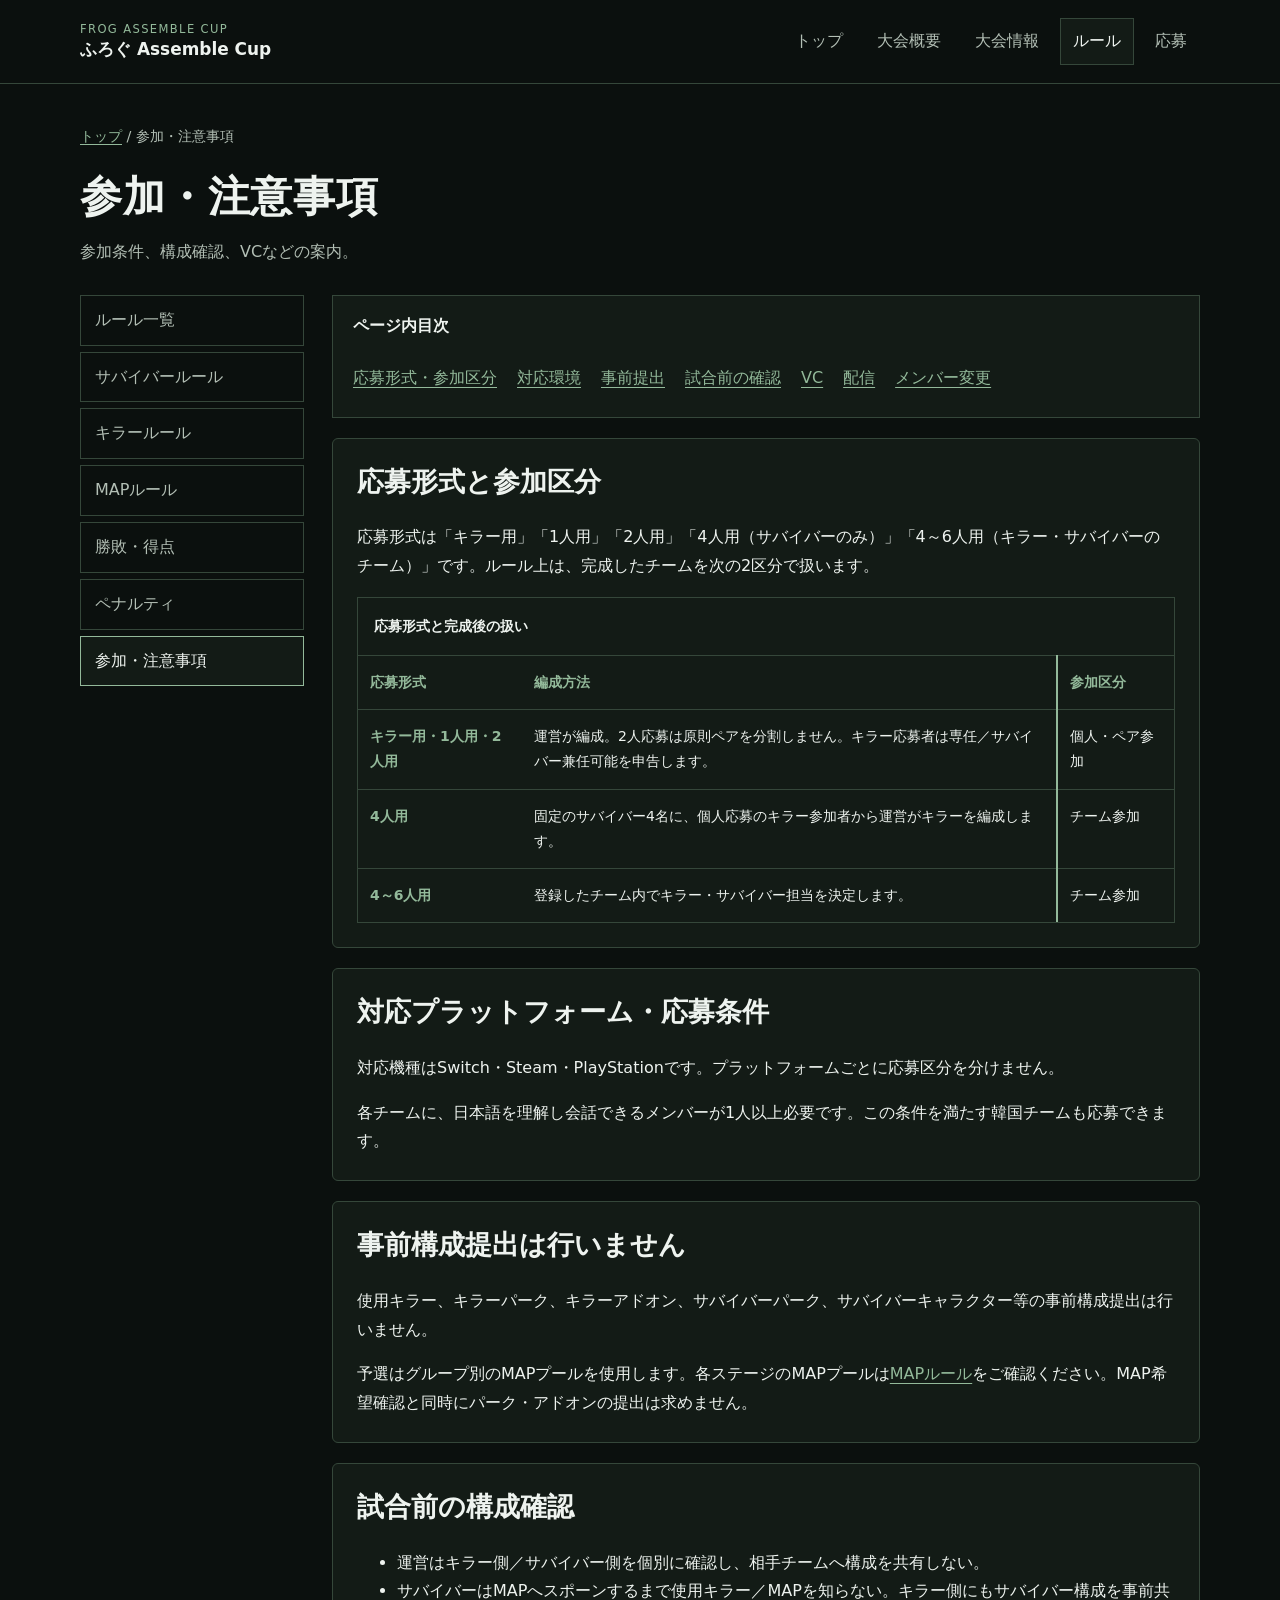
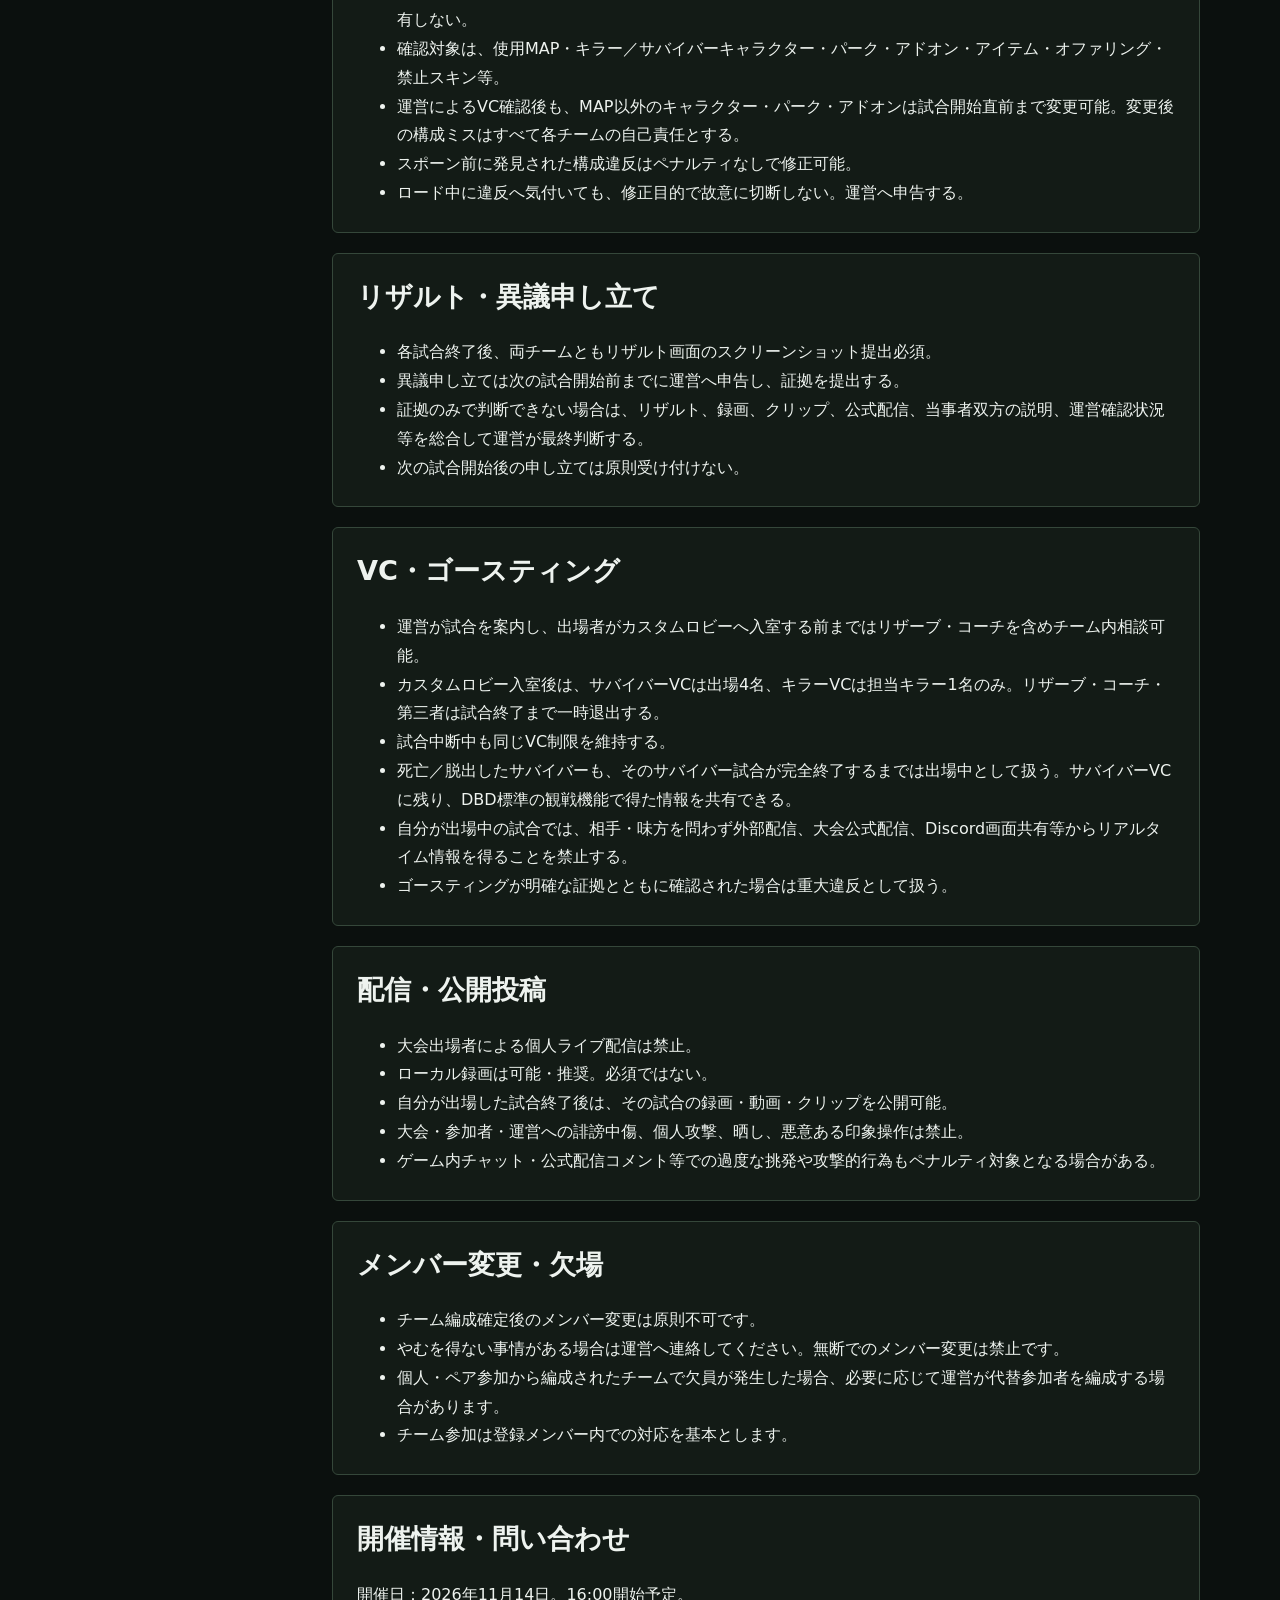
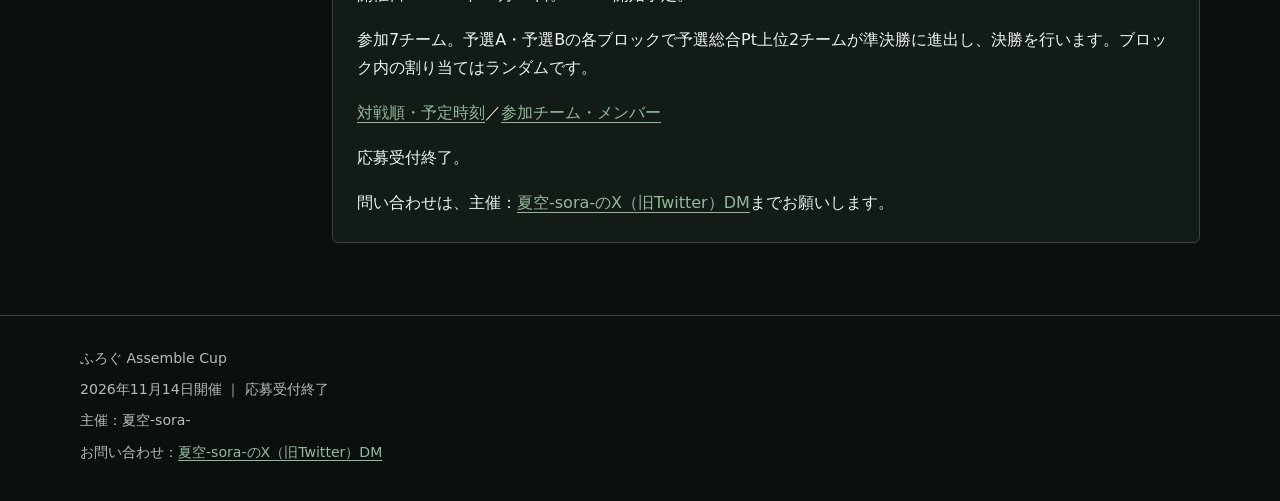
<file: pages/notes.html>
<!DOCTYPE html>
<html lang="ja">
<head>
  <meta charset="UTF-8">
  <meta name="viewport" content="width=device-width, initial-scale=1">
  <meta name="description" content="ふろぐ Assemble Cupの参加・注意事項。参加区分ごとのルールと共通制限を掲載しています。">
  <title>参加・注意事項 | ふろぐ Assemble Cup</title>
  <meta property="og:title" content="参加・注意事項 | ふろぐ Assemble Cup">
  <meta property="og:description" content="ふろぐ Assemble Cupの参加・注意事項。参加区分ごとのルールと共通制限を掲載しています。">
  <meta property="og:type" content="website">
  <meta property="og:site_name" content="ふろぐ Assemble Cup">
  <meta property="og:locale" content="ja_JP">
  <meta property="og:url" content="https://soradbdkkp-lang.github.io/frog-assemble-cup/pages/notes.html">
  <meta property="og:image" content="https://soradbdkkp-lang.github.io/frog-assemble-cup/assets/images/ogp-assemble-cup.png">
  <meta property="og:image:type" content="image/png">
  <meta property="og:image:width" content="1200">
  <meta property="og:image:height" content="630">
  <meta property="og:image:alt" content="ふろぐ Assemble Cup 大会告知画像">
  <meta name="twitter:card" content="summary_large_image">
  <meta name="twitter:title" content="参加・注意事項 | ふろぐ Assemble Cup">
  <meta name="twitter:description" content="ふろぐ Assemble Cupの参加・注意事項。参加区分ごとのルールと共通制限を掲載しています。">
  <meta name="twitter:image" content="https://soradbdkkp-lang.github.io/frog-assemble-cup/assets/images/ogp-assemble-cup.png">
  <meta name="twitter:image:alt" content="ふろぐ Assemble Cup 大会告知画像">
  <link rel="icon" type="image/png" sizes="32x32" href="../assets/images/favicon-32.png">
  <link rel="icon" href="../assets/images/favicon.ico" sizes="any">
  <link rel="apple-touch-icon" sizes="180x180" href="../assets/images/apple-touch-icon.png">
  <link rel="stylesheet" href="../css/tokens.css">
  <link rel="stylesheet" href="../css/base.css">
  <link rel="stylesheet" href="../css/components.css">
  <link rel="stylesheet" href="../css/pages.css?v=20261112-official-stream">
</head>
<body>
  <a class="skip-link" href="#main">本文へ移動</a>
  <header class="site-header">
    <div class="container header-inner">
      <a class="brand" href="../index.html"><span>FROG ASSEMBLE CUP</span><strong>ふろぐ Assemble Cup</strong></a>
      <nav class="site-nav" aria-label="サイトナビゲーション">
        <a href="../index.html">トップ</a>
        <a href="../index.html#overview">大会概要</a>
        <a href="tournament-info.html">大会情報</a>
        <a href="../pages/rules.html" aria-current="page">ルール</a>
        <a href="../index.html#entry">応募</a>
      </nav>
    </div>
  </header>
  <main id="main" class="container" tabindex="-1">
    <section class="page-hero"><p class="breadcrumb"><a href="../index.html">トップ</a> / 参加・注意事項</p><h1>参加・注意事項</h1><p class="muted">参加条件、構成確認、VCなどの案内。</p></section>
    <div class="rule-shell"><nav class="side-nav" aria-label="ルールページ"><a href="rules.html">ルール一覧</a>
<a href="survivor-rules.html">サバイバールール</a>
<a href="killer-rules.html">キラールール</a>
<a href="map-pool.html">MAPルール</a>
<a href="win-condition.html">勝敗・得点</a>
<a href="penalties.html">ペナルティ</a>
<a href="notes.html" aria-current="page">参加・注意事項</a></nav><div class="rule-content"><nav class="page-toc" aria-label="このページの目次"><strong>ページ内目次</strong><ul><li><a href="#entry-types">応募形式・参加区分</a></li><li><a href="#platforms">対応環境</a></li><li><a href="#submission">事前提出</a></li><li><a href="#precheck">試合前の確認</a></li><li><a href="#voice-chat">VC</a></li><li><a href="#streaming">配信</a></li><li><a href="#member-changes">メンバー変更</a></li></ul></nav>
<section class="card" id="entry-types"><h2>応募形式と参加区分</h2><p>応募形式は「キラー用」「1人用」「2人用」「4人用（サバイバーのみ）」「4～6人用（キラー・サバイバーのチーム）」です。ルール上は、完成したチームを次の2区分で扱います。</p><div class="table-wrap"><table class="comparison-table"><caption>応募形式と完成後の扱い</caption><thead><tr><th scope="col">応募形式</th><th scope="col">編成方法</th><th scope="col">参加区分</th></tr></thead><tbody><tr><th scope="row">キラー用・1人用・2人用</th><td>運営が編成。2人応募は原則ペアを分割しません。キラー応募者は専任／サバイバー兼任可能を申告します。</td><td>個人・ペア参加</td></tr><tr><th scope="row">4人用</th><td>固定のサバイバー4名に、個人応募のキラー参加者から運営がキラーを編成します。</td><td>チーム参加</td></tr><tr><th scope="row">4～6人用</th><td>登録したチーム内でキラー・サバイバー担当を決定します。</td><td>チーム参加</td></tr></tbody></table></div></section>
<section class="card" id="platforms"><h2>対応プラットフォーム・応募条件</h2><p>対応機種はSwitch・Steam・PlayStationです。プラットフォームごとに応募区分を分けません。</p><p>各チームに、日本語を理解し会話できるメンバーが1人以上必要です。この条件を満たす韓国チームも応募できます。</p></section>
<section class="card" id="submission"><h2>事前構成提出は行いません</h2><p>使用キラー、キラーパーク、キラーアドオン、サバイバーパーク、サバイバーキャラクター等の事前構成提出は行いません。</p><p>予選はグループ別のMAPプールを使用します。各ステージのMAPプールは<a href="map-pool.html#map-pools">MAPルール</a>をご確認ください。MAP希望確認と同時にパーク・アドオンの提出は求めません。</p></section><section class="card" id="precheck"><h2>試合前の構成確認</h2><ul><li>運営はキラー側／サバイバー側を個別に確認し、相手チームへ構成を共有しない。</li><li>サバイバーはMAPへスポーンするまで使用キラー／MAPを知らない。キラー側にもサバイバー構成を事前共有しない。</li><li>確認対象は、使用MAP・キラー／サバイバーキャラクター・パーク・アドオン・アイテム・オファリング・禁止スキン等。</li><li>運営によるVC確認後も、MAP以外のキャラクター・パーク・アドオンは試合開始直前まで変更可能。変更後の構成ミスはすべて各チームの自己責任とする。</li><li>スポーン前に発見された構成違反はペナルティなしで修正可能。</li><li>ロード中に違反へ気付いても、修正目的で故意に切断しない。運営へ申告する。</li></ul></section><section class="card"><h2>リザルト・異議申し立て</h2><ul><li>各試合終了後、両チームともリザルト画面のスクリーンショット提出必須。</li><li>異議申し立ては次の試合開始前までに運営へ申告し、証拠を提出する。</li><li>証拠のみで判断できない場合は、リザルト、録画、クリップ、公式配信、当事者双方の説明、運営確認状況等を総合して運営が最終判断する。</li><li>次の試合開始後の申し立ては原則受け付けない。</li></ul></section><section class="card" id="voice-chat"><h2>VC・ゴースティング</h2><ul><li>運営が試合を案内し、出場者がカスタムロビーへ入室する前まではリザーブ・コーチを含めチーム内相談可能。</li><li>カスタムロビー入室後は、サバイバーVCは出場4名、キラーVCは担当キラー1名のみ。リザーブ・コーチ・第三者は試合終了まで一時退出する。</li><li>試合中断中も同じVC制限を維持する。</li><li>死亡／脱出したサバイバーも、そのサバイバー試合が完全終了するまでは出場中として扱う。サバイバーVCに残り、DBD標準の観戦機能で得た情報を共有できる。</li><li>自分が出場中の試合では、相手・味方を問わず外部配信、大会公式配信、Discord画面共有等からリアルタイム情報を得ることを禁止する。</li><li>ゴースティングが明確な証拠とともに確認された場合は重大違反として扱う。</li></ul></section><section class="card" id="streaming"><h2>配信・公開投稿</h2><ul><li>大会出場者による個人ライブ配信は禁止。</li><li>ローカル録画は可能・推奨。必須ではない。</li><li>自分が出場した試合終了後は、その試合の録画・動画・クリップを公開可能。</li><li>大会・参加者・運営への誹謗中傷、個人攻撃、晒し、悪意ある印象操作は禁止。</li><li>ゲーム内チャット・公式配信コメント等での過度な挑発や攻撃的行為もペナルティ対象となる場合がある。</li></ul></section><section class="card" id="member-changes"><h2>メンバー変更・欠場</h2><ul><li>チーム編成確定後のメンバー変更は原則不可です。</li><li>やむを得ない事情がある場合は運営へ連絡してください。無断でのメンバー変更は禁止です。</li><li>個人・ペア参加から編成されたチームで欠員が発生した場合、必要に応じて運営が代替参加者を編成する場合があります。</li><li>チーム参加は登録メンバー内での対応を基本とします。</li></ul></section>
<section class="card" id="contact"><h2>開催情報・問い合わせ</h2><p>開催日：<time datetime="2026-11-14">2026年11月14日</time>。16:00開始予定。</p><p>参加7チーム。予選A・予選Bの各ブロックで予選総合Pt上位2チームが準決勝に進出し、決勝を行います。ブロック内の割り当てはランダムです。</p><p><a href="tournament-info.html#schedule">対戦順・予定時刻</a>／<a href="tournament-info.html#teams">参加チーム・メンバー</a></p><p>応募受付終了。</p><p>問い合わせは、主催：<a href="https://x.com/sora_kkp_game">夏空-sora-のX（旧Twitter）DM</a>までお願いします。</p></section></div></div>
  </main>
  <footer class="site-footer"><div class="container"><p>ふろぐ Assemble Cup</p><p>2026年11月14日開催 ｜ 応募受付終了</p><p>主催：夏空-sora-</p><p>お問い合わせ：<a href="https://x.com/sora_kkp_game">夏空-sora-のX（旧Twitter）DM</a></p></div></footer>
</body>
</html>
</file>
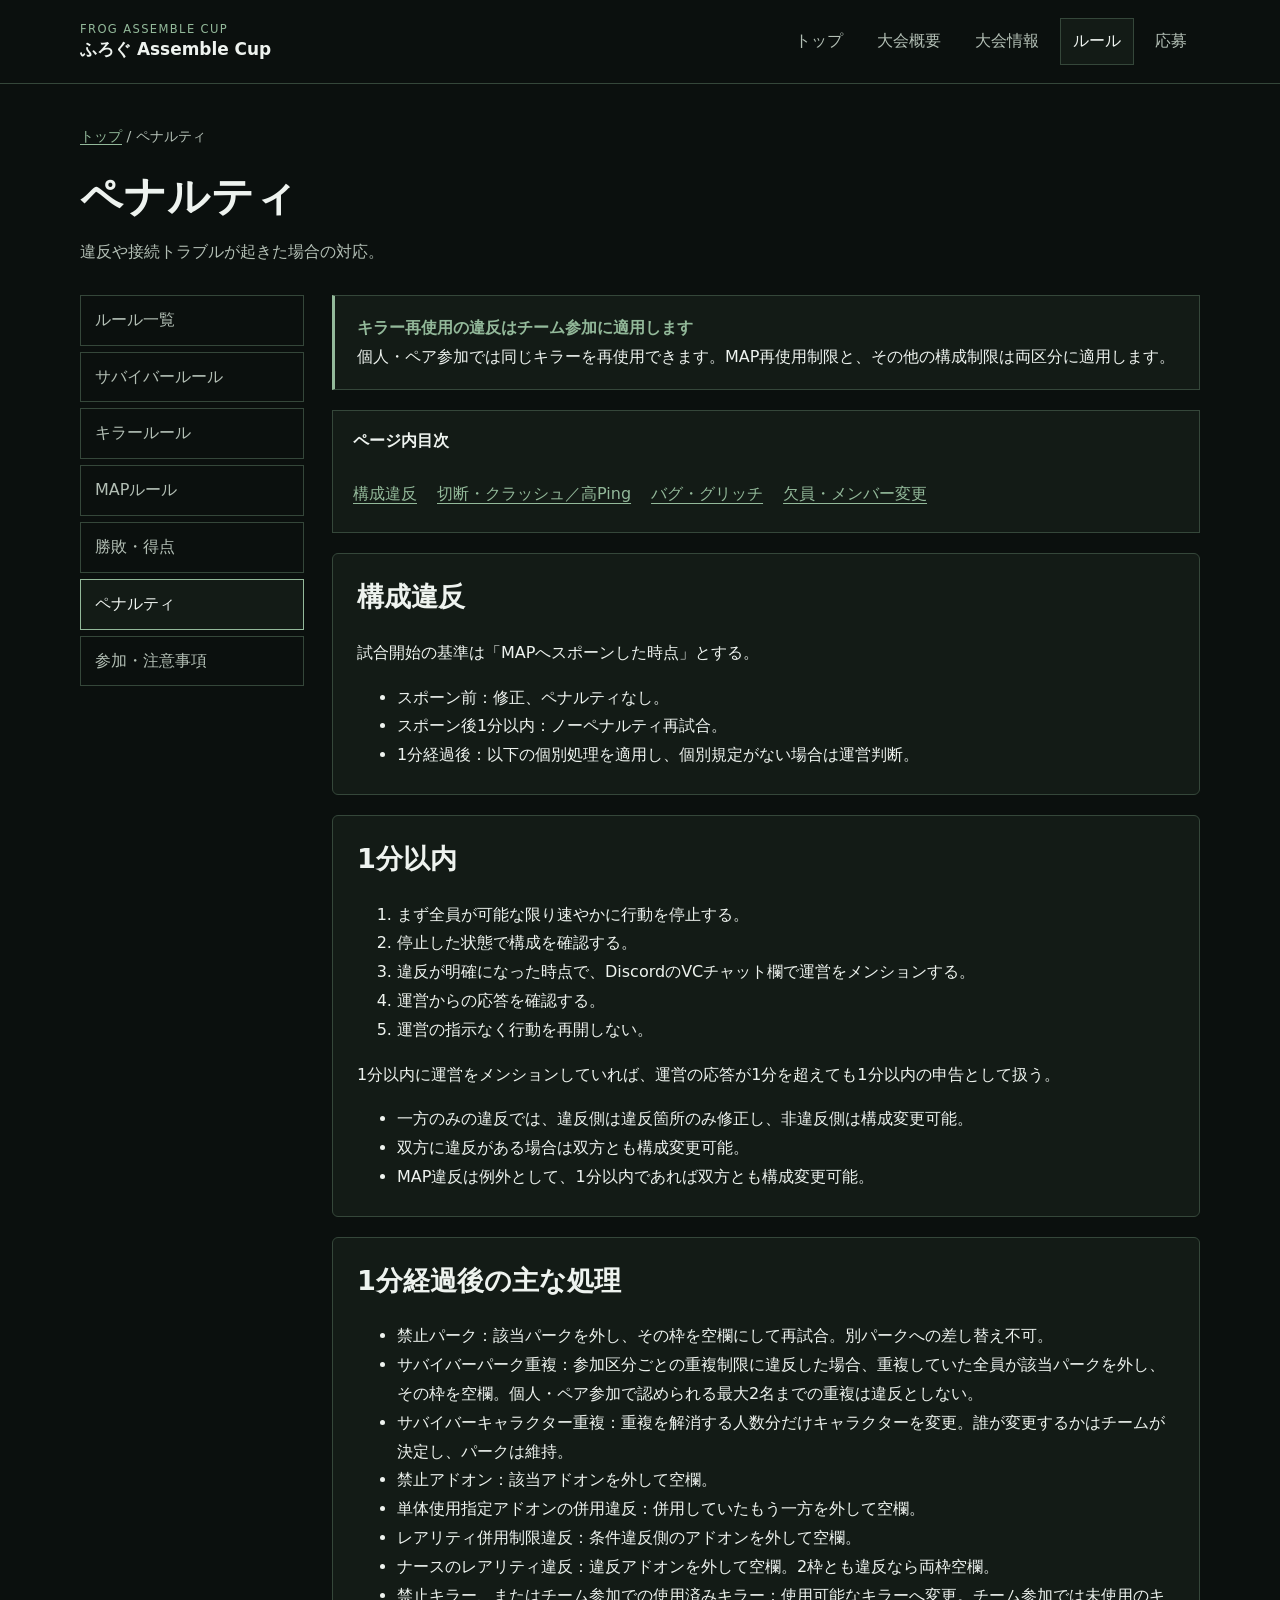
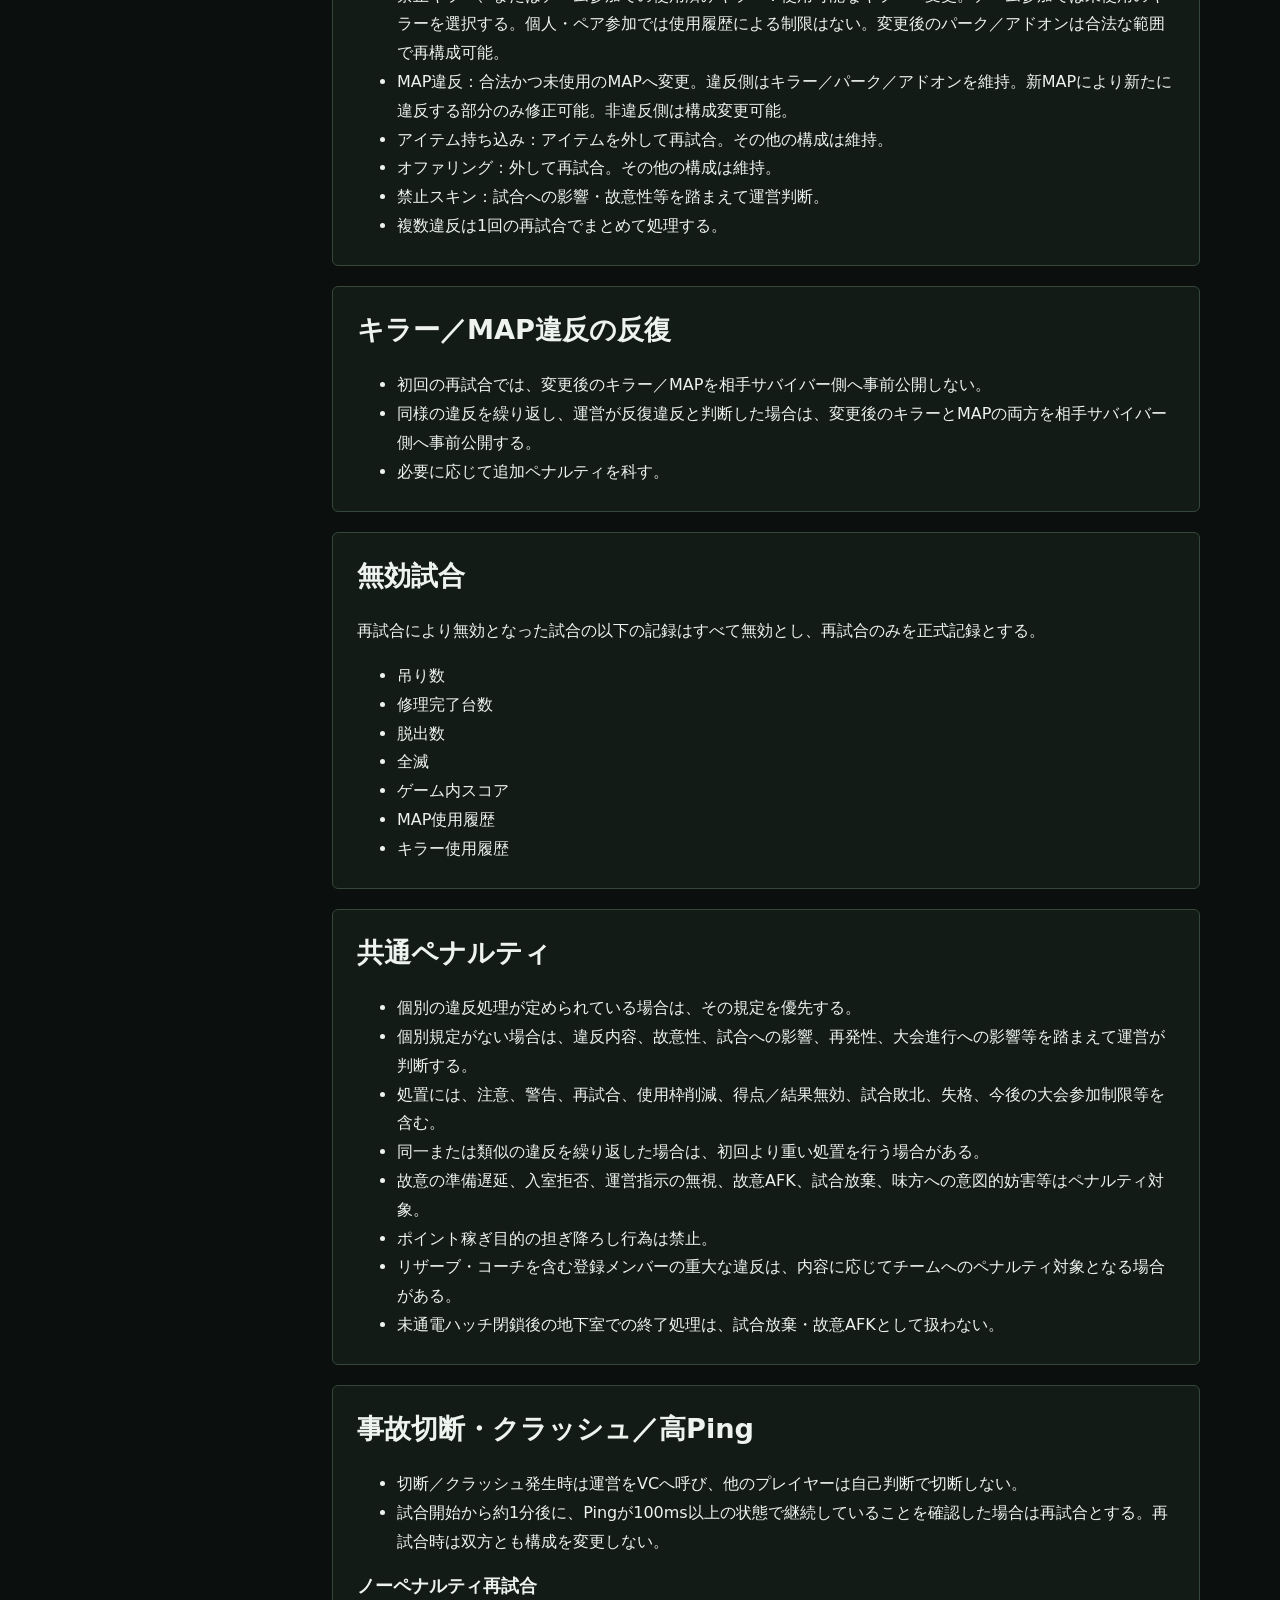
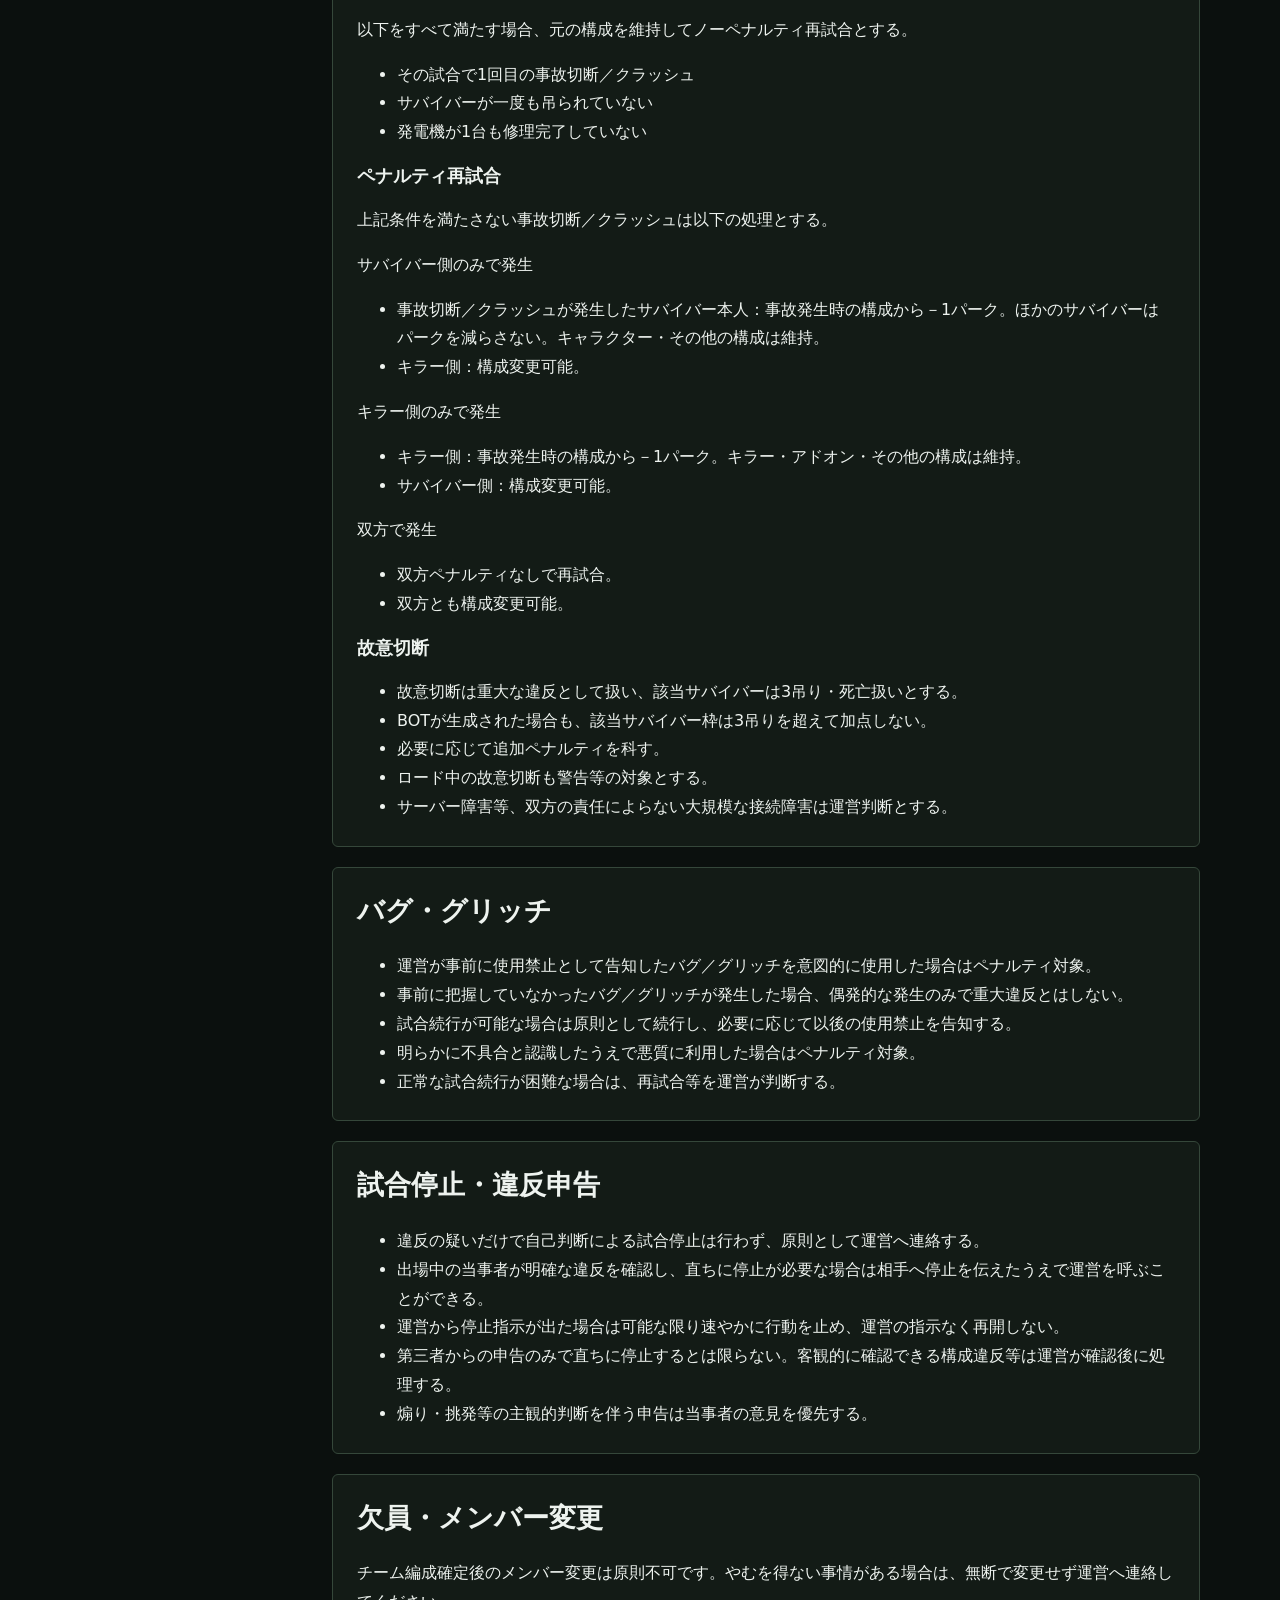
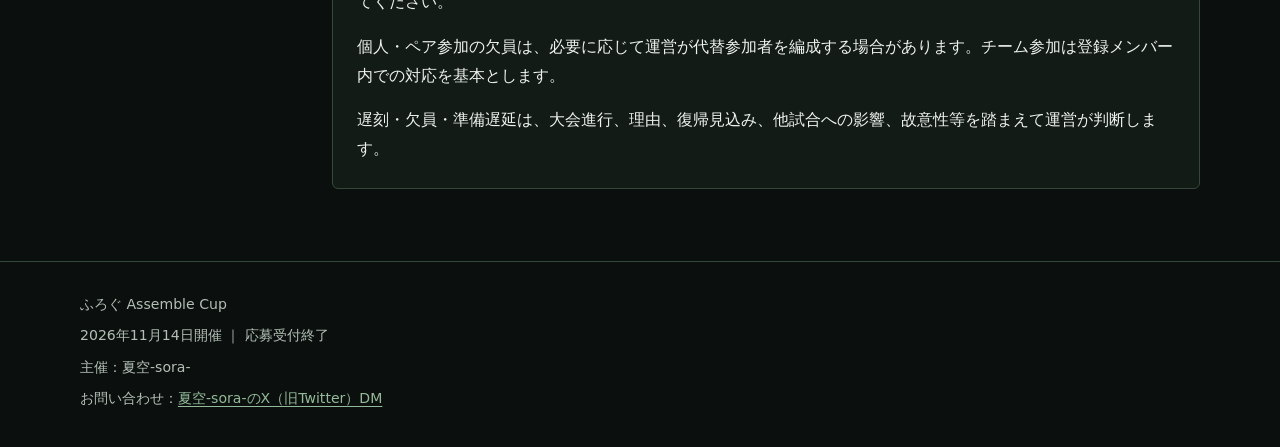
<file: pages/penalties.html>
<!DOCTYPE html>
<html lang="ja">
<head>
  <meta charset="UTF-8">
  <meta name="viewport" content="width=device-width, initial-scale=1">
  <meta name="description" content="ふろぐ Assemble Cupのペナルティ。参加区分ごとのルールと共通制限を掲載しています。">
  <title>ペナルティ | ふろぐ Assemble Cup</title>
  <meta property="og:title" content="ペナルティ | ふろぐ Assemble Cup">
  <meta property="og:description" content="ふろぐ Assemble Cupのペナルティ。参加区分ごとのルールと共通制限を掲載しています。">
  <meta property="og:type" content="website">
  <meta property="og:site_name" content="ふろぐ Assemble Cup">
  <meta property="og:locale" content="ja_JP">
  <meta property="og:url" content="https://soradbdkkp-lang.github.io/frog-assemble-cup/pages/penalties.html">
  <meta property="og:image" content="https://soradbdkkp-lang.github.io/frog-assemble-cup/assets/images/ogp-assemble-cup.png">
  <meta property="og:image:type" content="image/png">
  <meta property="og:image:width" content="1200">
  <meta property="og:image:height" content="630">
  <meta property="og:image:alt" content="ふろぐ Assemble Cup 大会告知画像">
  <meta name="twitter:card" content="summary_large_image">
  <meta name="twitter:title" content="ペナルティ | ふろぐ Assemble Cup">
  <meta name="twitter:description" content="ふろぐ Assemble Cupのペナルティ。参加区分ごとのルールと共通制限を掲載しています。">
  <meta name="twitter:image" content="https://soradbdkkp-lang.github.io/frog-assemble-cup/assets/images/ogp-assemble-cup.png">
  <meta name="twitter:image:alt" content="ふろぐ Assemble Cup 大会告知画像">
  <link rel="icon" type="image/png" sizes="32x32" href="../assets/images/favicon-32.png">
  <link rel="icon" href="../assets/images/favicon.ico" sizes="any">
  <link rel="apple-touch-icon" sizes="180x180" href="../assets/images/apple-touch-icon.png">
  <link rel="stylesheet" href="../css/tokens.css">
  <link rel="stylesheet" href="../css/base.css">
  <link rel="stylesheet" href="../css/components.css">
  <link rel="stylesheet" href="../css/pages.css?v=20261112-official-stream">
</head>
<body>
  <a class="skip-link" href="#main">本文へ移動</a>
  <header class="site-header">
    <div class="container header-inner">
      <a class="brand" href="../index.html"><span>FROG ASSEMBLE CUP</span><strong>ふろぐ Assemble Cup</strong></a>
      <nav class="site-nav" aria-label="サイトナビゲーション">
        <a href="../index.html">トップ</a>
        <a href="../index.html#overview">大会概要</a>
        <a href="tournament-info.html">大会情報</a>
        <a href="../pages/rules.html" aria-current="page">ルール</a>
        <a href="../index.html#entry">応募</a>
      </nav>
    </div>
  </header>
  <main id="main" class="container" tabindex="-1">
    <section class="page-hero"><p class="breadcrumb"><a href="../index.html">トップ</a> / ペナルティ</p><h1>ペナルティ</h1><p class="muted">違反や接続トラブルが起きた場合の対応。</p></section>
    <div class="rule-shell"><nav class="side-nav" aria-label="ルールページ"><a href="rules.html">ルール一覧</a>
<a href="survivor-rules.html">サバイバールール</a>
<a href="killer-rules.html">キラールール</a>
<a href="map-pool.html">MAPルール</a>
<a href="win-condition.html">勝敗・得点</a>
<a href="penalties.html" aria-current="page">ペナルティ</a>
<a href="notes.html">参加・注意事項</a></nav><div class="rule-content"><div class="notice notice--info"><strong>キラー再使用の違反はチーム参加に適用します</strong><p>個人・ペア参加では同じキラーを再使用できます。MAP再使用制限と、その他の構成制限は両区分に適用します。</p></div>
        <nav class="page-toc" aria-label="このページの目次"><strong>ページ内目次</strong><ul><li><a href="#composition-violation">構成違反</a></li><li><a href="#disconnect-crash">切断・クラッシュ／高Ping</a></li><li><a href="#bug-glitch">バグ・グリッチ</a></li><li><a href="#late-absence">欠員・メンバー変更</a></li></ul></nav>
        <section class="card" id="composition-violation"><h2>構成違反</h2><p>試合開始の基準は「MAPへスポーンした時点」とする。</p><ul><li>スポーン前：修正、ペナルティなし。</li><li>スポーン後1分以内：ノーペナルティ再試合。</li><li>1分経過後：以下の個別処理を適用し、個別規定がない場合は運営判断。</li></ul></section>
        <section class="card"><h2>1分以内</h2><ol><li>まず全員が可能な限り速やかに行動を停止する。</li><li>停止した状態で構成を確認する。</li><li>違反が明確になった時点で、DiscordのVCチャット欄で運営をメンションする。</li><li>運営からの応答を確認する。</li><li>運営の指示なく行動を再開しない。</li></ol><p>1分以内に運営をメンションしていれば、運営の応答が1分を超えても1分以内の申告として扱う。</p><ul><li>一方のみの違反では、違反側は違反箇所のみ修正し、非違反側は構成変更可能。</li><li>双方に違反がある場合は双方とも構成変更可能。</li><li>MAP違反は例外として、1分以内であれば双方とも構成変更可能。</li></ul></section>
        <section class="card"><h2>1分経過後の主な処理</h2><ul><li>禁止パーク：該当パークを外し、その枠を空欄にして再試合。別パークへの差し替え不可。</li><li>サバイバーパーク重複：参加区分ごとの重複制限に違反した場合、重複していた全員が該当パークを外し、その枠を空欄。個人・ペア参加で認められる最大2名までの重複は違反としない。</li><li>サバイバーキャラクター重複：重複を解消する人数分だけキャラクターを変更。誰が変更するかはチームが決定し、パークは維持。</li><li>禁止アドオン：該当アドオンを外して空欄。</li><li>単体使用指定アドオンの併用違反：併用していたもう一方を外して空欄。</li><li>レアリティ併用制限違反：条件違反側のアドオンを外して空欄。</li><li>ナースのレアリティ違反：違反アドオンを外して空欄。2枠とも違反なら両枠空欄。</li><li>禁止キラー、またはチーム参加での使用済みキラー：使用可能なキラーへ変更。チーム参加では未使用のキラーを選択する。個人・ペア参加では使用履歴による制限はない。変更後のパーク／アドオンは合法な範囲で再構成可能。</li><li>MAP違反：合法かつ未使用のMAPへ変更。違反側はキラー／パーク／アドオンを維持。新MAPにより新たに違反する部分のみ修正可能。非違反側は構成変更可能。</li><li>アイテム持ち込み：アイテムを外して再試合。その他の構成は維持。</li><li>オファリング：外して再試合。その他の構成は維持。</li><li>禁止スキン：試合への影響・故意性等を踏まえて運営判断。</li><li>複数違反は1回の再試合でまとめて処理する。</li></ul></section>
        <section class="card"><h2>キラー／MAP違反の反復</h2><ul><li>初回の再試合では、変更後のキラー／MAPを相手サバイバー側へ事前公開しない。</li><li>同様の違反を繰り返し、運営が反復違反と判断した場合は、変更後のキラーとMAPの両方を相手サバイバー側へ事前公開する。</li><li>必要に応じて追加ペナルティを科す。</li></ul></section>
        <section class="card"><h2>無効試合</h2><p>再試合により無効となった試合の以下の記録はすべて無効とし、再試合のみを正式記録とする。</p><ul><li>吊り数</li><li>修理完了台数</li><li>脱出数</li><li>全滅</li><li>ゲーム内スコア</li><li>MAP使用履歴</li><li>キラー使用履歴</li></ul></section>
        <section class="card"><h2>共通ペナルティ</h2><ul><li>個別の違反処理が定められている場合は、その規定を優先する。</li><li>個別規定がない場合は、違反内容、故意性、試合への影響、再発性、大会進行への影響等を踏まえて運営が判断する。</li><li>処置には、注意、警告、再試合、使用枠削減、得点／結果無効、試合敗北、失格、今後の大会参加制限等を含む。</li><li>同一または類似の違反を繰り返した場合は、初回より重い処置を行う場合がある。</li><li>故意の準備遅延、入室拒否、運営指示の無視、故意AFK、試合放棄、味方への意図的妨害等はペナルティ対象。</li><li>ポイント稼ぎ目的の担ぎ降ろし行為は禁止。</li><li>リザーブ・コーチを含む登録メンバーの重大な違反は、内容に応じてチームへのペナルティ対象となる場合がある。</li><li>未通電ハッチ閉鎖後の地下室での終了処理は、試合放棄・故意AFKとして扱わない。</li></ul></section>
        <section class="card" id="disconnect-crash"><h2>事故切断・クラッシュ／高Ping</h2><ul><li>切断／クラッシュ発生時は運営をVCへ呼び、他のプレイヤーは自己判断で切断しない。</li><li>試合開始から約1分後に、Pingが100ms以上の状態で継続していることを確認した場合は再試合とする。再試合時は双方とも構成を変更しない。</li></ul><h3>ノーペナルティ再試合</h3><p>以下をすべて満たす場合、元の構成を維持してノーペナルティ再試合とする。</p><ul><li>その試合で1回目の事故切断／クラッシュ</li><li>サバイバーが一度も吊られていない</li><li>発電機が1台も修理完了していない</li></ul><h3>ペナルティ再試合</h3><p>上記条件を満たさない事故切断／クラッシュは以下の処理とする。</p><p>サバイバー側のみで発生</p><ul><li>事故切断／クラッシュが発生したサバイバー本人：事故発生時の構成から－1パーク。ほかのサバイバーはパークを減らさない。キャラクター・その他の構成は維持。</li><li>キラー側：構成変更可能。</li></ul><p>キラー側のみで発生</p><ul><li>キラー側：事故発生時の構成から－1パーク。キラー・アドオン・その他の構成は維持。</li><li>サバイバー側：構成変更可能。</li></ul><p>双方で発生</p><ul><li>双方ペナルティなしで再試合。</li><li>双方とも構成変更可能。</li></ul><h3>故意切断</h3><ul><li>故意切断は重大な違反として扱い、該当サバイバーは3吊り・死亡扱いとする。</li><li>BOTが生成された場合も、該当サバイバー枠は3吊りを超えて加点しない。</li><li>必要に応じて追加ペナルティを科す。</li><li>ロード中の故意切断も警告等の対象とする。</li><li>サーバー障害等、双方の責任によらない大規模な接続障害は運営判断とする。</li></ul></section>
        <section class="card" id="bug-glitch"><h2>バグ・グリッチ</h2><ul><li>運営が事前に使用禁止として告知したバグ／グリッチを意図的に使用した場合はペナルティ対象。</li><li>事前に把握していなかったバグ／グリッチが発生した場合、偶発的な発生のみで重大違反とはしない。</li><li>試合続行が可能な場合は原則として続行し、必要に応じて以後の使用禁止を告知する。</li><li>明らかに不具合と認識したうえで悪質に利用した場合はペナルティ対象。</li><li>正常な試合続行が困難な場合は、再試合等を運営が判断する。</li></ul></section>
        <section class="card"><h2>試合停止・違反申告</h2><ul><li>違反の疑いだけで自己判断による試合停止は行わず、原則として運営へ連絡する。</li><li>出場中の当事者が明確な違反を確認し、直ちに停止が必要な場合は相手へ停止を伝えたうえで運営を呼ぶことができる。</li><li>運営から停止指示が出た場合は可能な限り速やかに行動を止め、運営の指示なく再開しない。</li><li>第三者からの申告のみで直ちに停止するとは限らない。客観的に確認できる構成違反等は運営が確認後に処理する。</li><li>煽り・挑発等の主観的判断を伴う申告は当事者の意見を優先する。</li></ul></section>
        <section class="card" id="late-absence"><h2>欠員・メンバー変更</h2><p>チーム編成確定後のメンバー変更は原則不可です。やむを得ない事情がある場合は、無断で変更せず運営へ連絡してください。</p><p>個人・ペア参加の欠員は、必要に応じて運営が代替参加者を編成する場合があります。チーム参加は登録メンバー内での対応を基本とします。</p><p>遅刻・欠員・準備遅延は、大会進行、理由、復帰見込み、他試合への影響、故意性等を踏まえて運営が判断します。</p></section></div></div>
  </main>
  <footer class="site-footer"><div class="container"><p>ふろぐ Assemble Cup</p><p>2026年11月14日開催 ｜ 応募受付終了</p><p>主催：夏空-sora-</p><p>お問い合わせ：<a href="https://x.com/sora_kkp_game">夏空-sora-のX（旧Twitter）DM</a></p></div></footer>
</body>
</html>
</file>
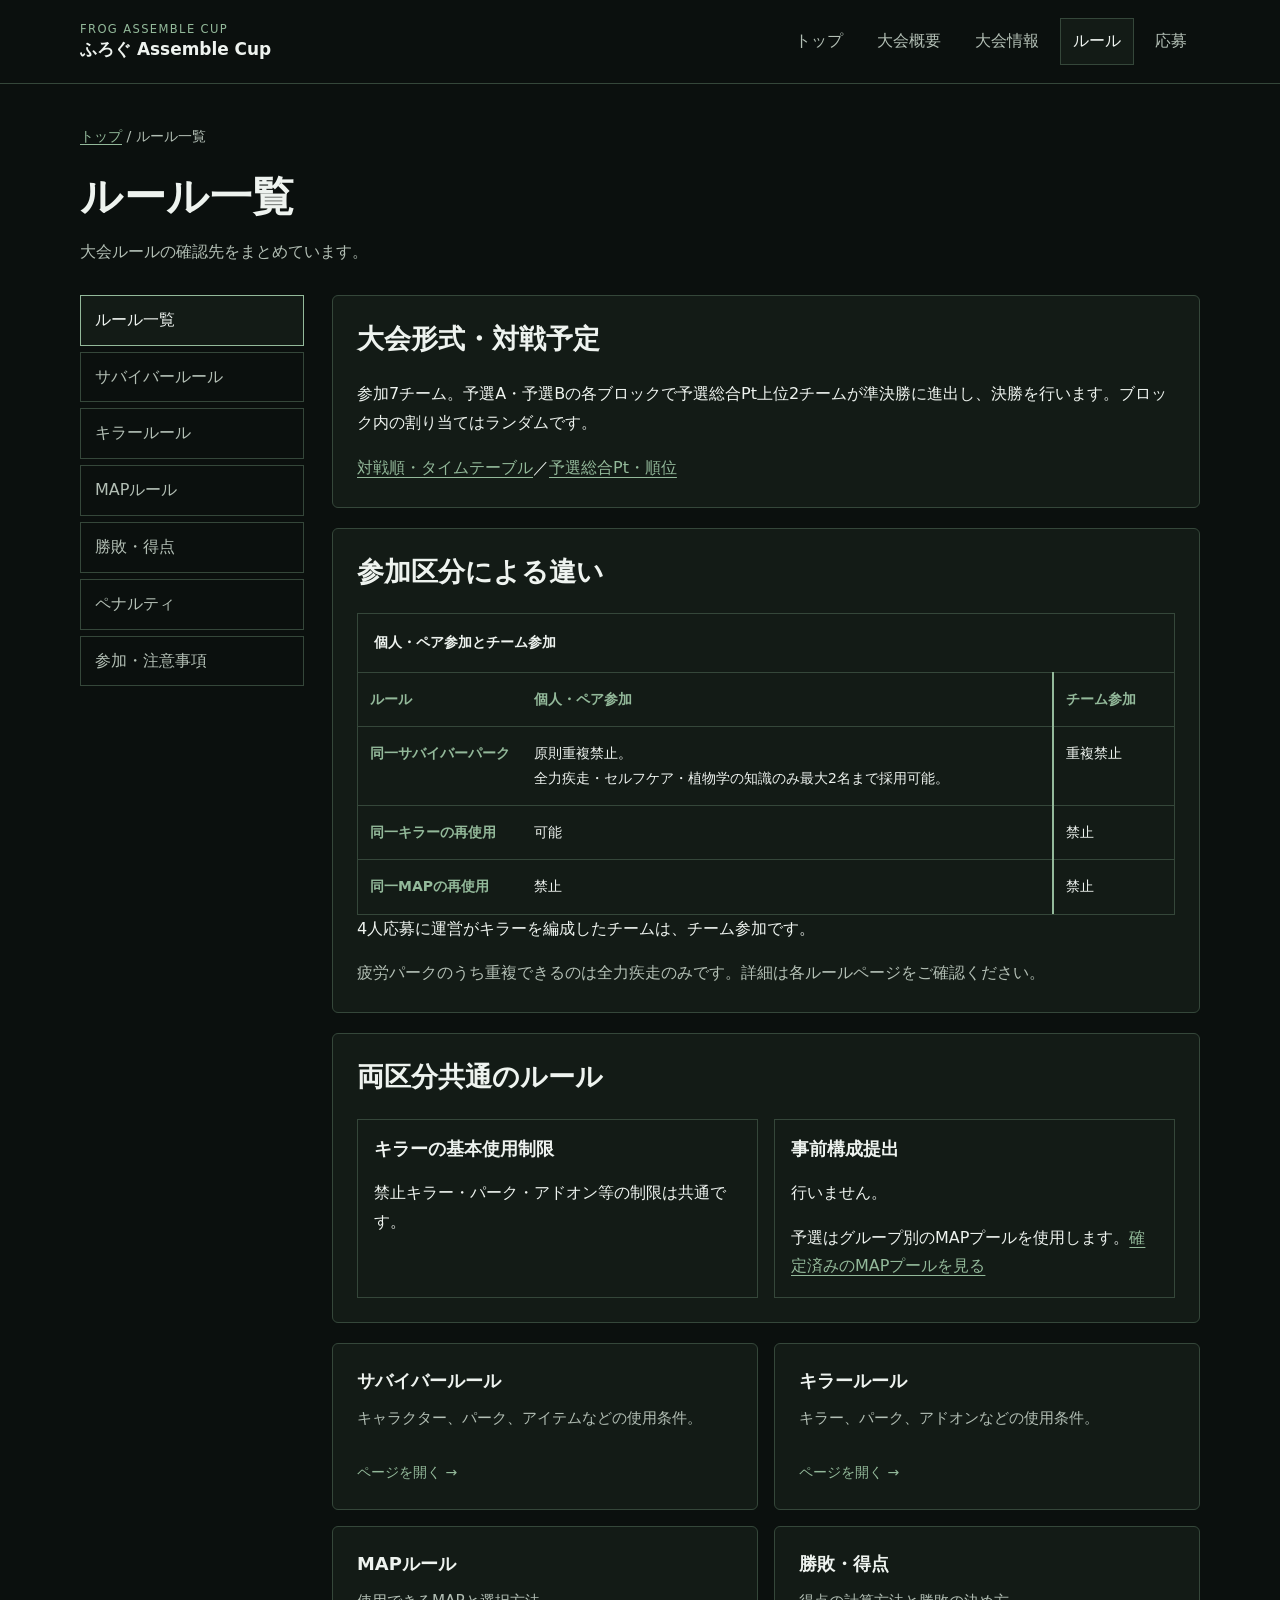
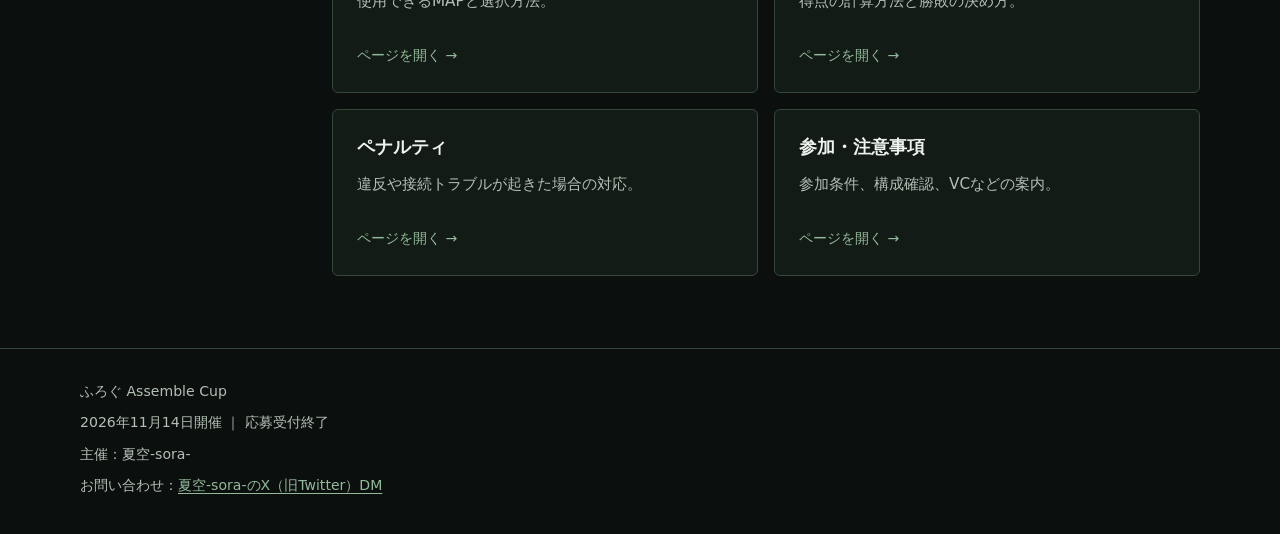
<file: pages/rules.html>
<!DOCTYPE html>
<html lang="ja">
<head>
  <meta charset="UTF-8">
  <meta name="viewport" content="width=device-width, initial-scale=1">
  <meta name="description" content="ふろぐ Assemble Cupのルール一覧。参加区分ごとの違いと各分野のルールを確認できます。">
  <title>ルール一覧 | ふろぐ Assemble Cup</title>
  <meta property="og:title" content="ルール一覧 | ふろぐ Assemble Cup">
  <meta property="og:description" content="ふろぐ Assemble Cupのルール一覧。参加区分ごとの違いと各分野のルールを確認できます。">
  <meta property="og:type" content="website">
  <meta property="og:site_name" content="ふろぐ Assemble Cup">
  <meta property="og:locale" content="ja_JP">
  <meta property="og:url" content="https://soradbdkkp-lang.github.io/frog-assemble-cup/pages/rules.html">
  <meta property="og:image" content="https://soradbdkkp-lang.github.io/frog-assemble-cup/assets/images/ogp-assemble-cup.png">
  <meta property="og:image:type" content="image/png">
  <meta property="og:image:width" content="1200">
  <meta property="og:image:height" content="630">
  <meta property="og:image:alt" content="ふろぐ Assemble Cup 大会告知画像">
  <meta name="twitter:card" content="summary_large_image">
  <meta name="twitter:title" content="ルール一覧 | ふろぐ Assemble Cup">
  <meta name="twitter:description" content="ふろぐ Assemble Cupのルール一覧。参加区分ごとの違いと各分野のルールを確認できます。">
  <meta name="twitter:image" content="https://soradbdkkp-lang.github.io/frog-assemble-cup/assets/images/ogp-assemble-cup.png">
  <meta name="twitter:image:alt" content="ふろぐ Assemble Cup 大会告知画像">
  <link rel="icon" type="image/png" sizes="32x32" href="../assets/images/favicon-32.png">
  <link rel="icon" href="../assets/images/favicon.ico" sizes="any">
  <link rel="apple-touch-icon" sizes="180x180" href="../assets/images/apple-touch-icon.png">
  <link rel="stylesheet" href="../css/tokens.css">
  <link rel="stylesheet" href="../css/base.css">
  <link rel="stylesheet" href="../css/components.css">
  <link rel="stylesheet" href="../css/pages.css?v=20261112-official-stream">
</head>
<body>
  <a class="skip-link" href="#main">本文へ移動</a>
  <header class="site-header">
    <div class="container header-inner">
      <a class="brand" href="../index.html"><span>FROG ASSEMBLE CUP</span><strong>ふろぐ Assemble Cup</strong></a>
      <nav class="site-nav" aria-label="サイトナビゲーション">
        <a href="../index.html">トップ</a>
        <a href="../index.html#overview">大会概要</a>
        <a href="tournament-info.html">大会情報</a>
        <a href="../pages/rules.html" aria-current="page">ルール</a>
        <a href="../index.html#entry">応募</a>
      </nav>
    </div>
  </header>
  <main id="main" class="container" tabindex="-1">
    <section class="page-hero"><p class="breadcrumb"><a href="../index.html">トップ</a> / ルール一覧</p><h1>ルール一覧</h1><p class="muted">大会ルールの確認先をまとめています。</p></section>
    <div class="rule-shell"><nav class="side-nav" aria-label="ルールページ"><a href="rules.html" aria-current="page">ルール一覧</a>
<a href="survivor-rules.html">サバイバールール</a>
<a href="killer-rules.html">キラールール</a>
<a href="map-pool.html">MAPルール</a>
<a href="win-condition.html">勝敗・得点</a>
<a href="penalties.html">ペナルティ</a>
<a href="notes.html">参加・注意事項</a></nav><div class="rule-content"><section class="card" id="event-format"><h2>大会形式・対戦予定</h2><p>参加7チーム。予選A・予選Bの各ブロックで予選総合Pt上位2チームが準決勝に進出し、決勝を行います。ブロック内の割り当てはランダムです。</p><p><a href="tournament-info.html#schedule">対戦順・タイムテーブル</a>／<a href="win-condition.html#qualifying-points">予選総合Pt・順位</a></p></section><section class="card" id="differences"><h2>参加区分による違い</h2><div class="table-wrap"><table class="comparison-table"><caption>個人・ペア参加とチーム参加</caption><thead><tr><th scope="col">ルール</th><th scope="col">個人・ペア参加</th><th scope="col">チーム参加</th></tr></thead><tbody><tr><th scope="row">同一サバイバーパーク</th><td><span class="comparison-line">原則重複禁止。</span><span class="comparison-line">全力疾走・セルフケア・植物学の知識のみ最大2名まで採用可能。</span></td><td>重複禁止</td></tr><tr><th scope="row">同一キラーの再使用</th><td>可能</td><td>禁止</td></tr><tr><th scope="row">同一MAPの再使用</th><td>禁止</td><td>禁止</td></tr></tbody></table></div><p>4人応募に運営がキラーを編成したチームは、チーム参加です。</p><p class="muted">疲労パークのうち重複できるのは全力疾走のみです。詳細は各ルールページをご確認ください。</p></section><section class="card"><h2>両区分共通のルール</h2><div class="data-grid"><article class="notice-box"><h3>キラーの基本使用制限</h3><p>禁止キラー・パーク・アドオン等の制限は共通です。</p></article><article class="notice-box"><h3>事前構成提出</h3><p>行いません。</p><p>予選はグループ別のMAPプールを使用します。<a href="map-pool.html#map-pools">確定済みのMAPプールを見る</a></p></article></div></section><div class="grid"><a class="card rule-link" href="survivor-rules.html"><h3>サバイバールール</h3><p>キャラクター、パーク、アイテムなどの使用条件。</p><span class="link-label">ページを開く →</span></a>
<a class="card rule-link" href="killer-rules.html"><h3>キラールール</h3><p>キラー、パーク、アドオンなどの使用条件。</p><span class="link-label">ページを開く →</span></a>
<a class="card rule-link" href="map-pool.html"><h3>MAPルール</h3><p>使用できるMAPと選択方法。</p><span class="link-label">ページを開く →</span></a>
<a class="card rule-link" href="win-condition.html"><h3>勝敗・得点</h3><p>得点の計算方法と勝敗の決め方。</p><span class="link-label">ページを開く →</span></a>
<a class="card rule-link" href="penalties.html"><h3>ペナルティ</h3><p>違反や接続トラブルが起きた場合の対応。</p><span class="link-label">ページを開く →</span></a>
<a class="card rule-link" href="notes.html"><h3>参加・注意事項</h3><p>参加条件、構成確認、VCなどの案内。</p><span class="link-label">ページを開く →</span></a></div></div></div>
  </main>
  <footer class="site-footer"><div class="container"><p>ふろぐ Assemble Cup</p><p>2026年11月14日開催 ｜ 応募受付終了</p><p>主催：夏空-sora-</p><p>お問い合わせ：<a href="https://x.com/sora_kkp_game">夏空-sora-のX（旧Twitter）DM</a></p></div></footer>
</body>
</html>
</file>
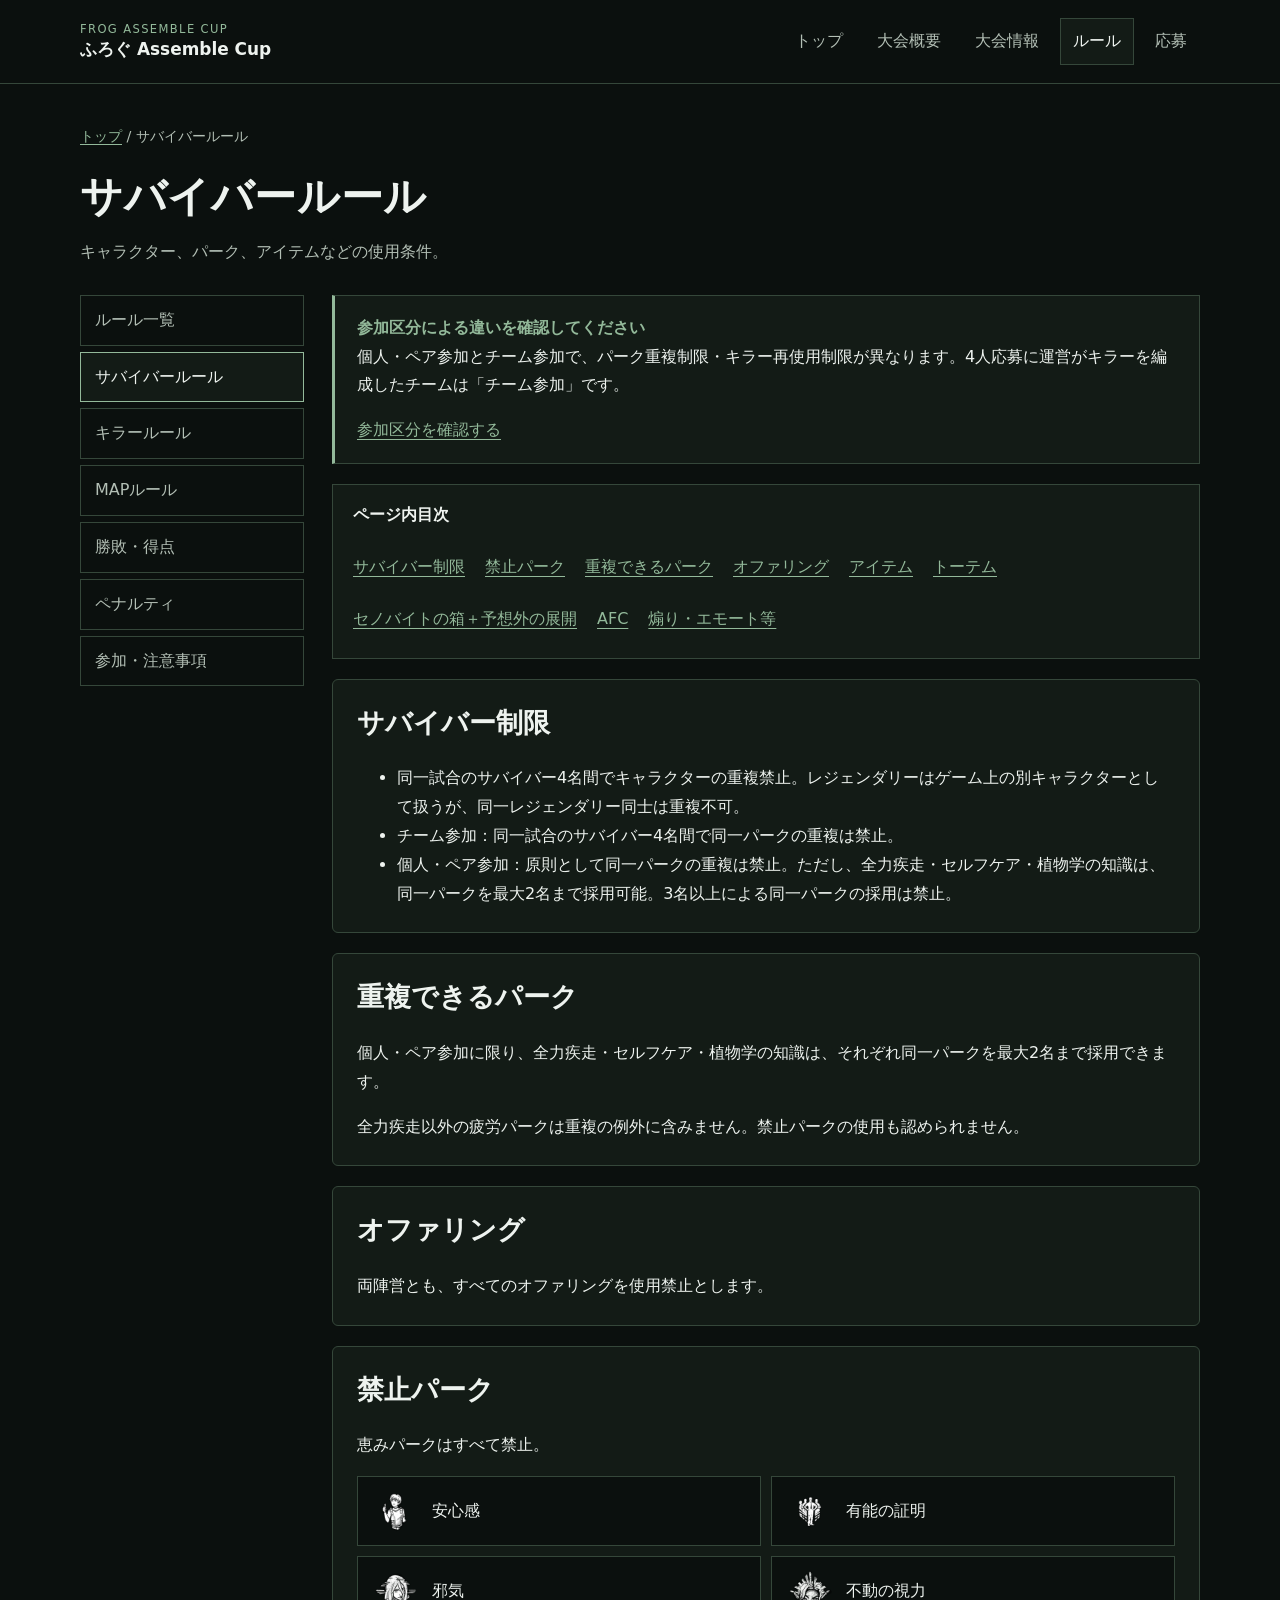
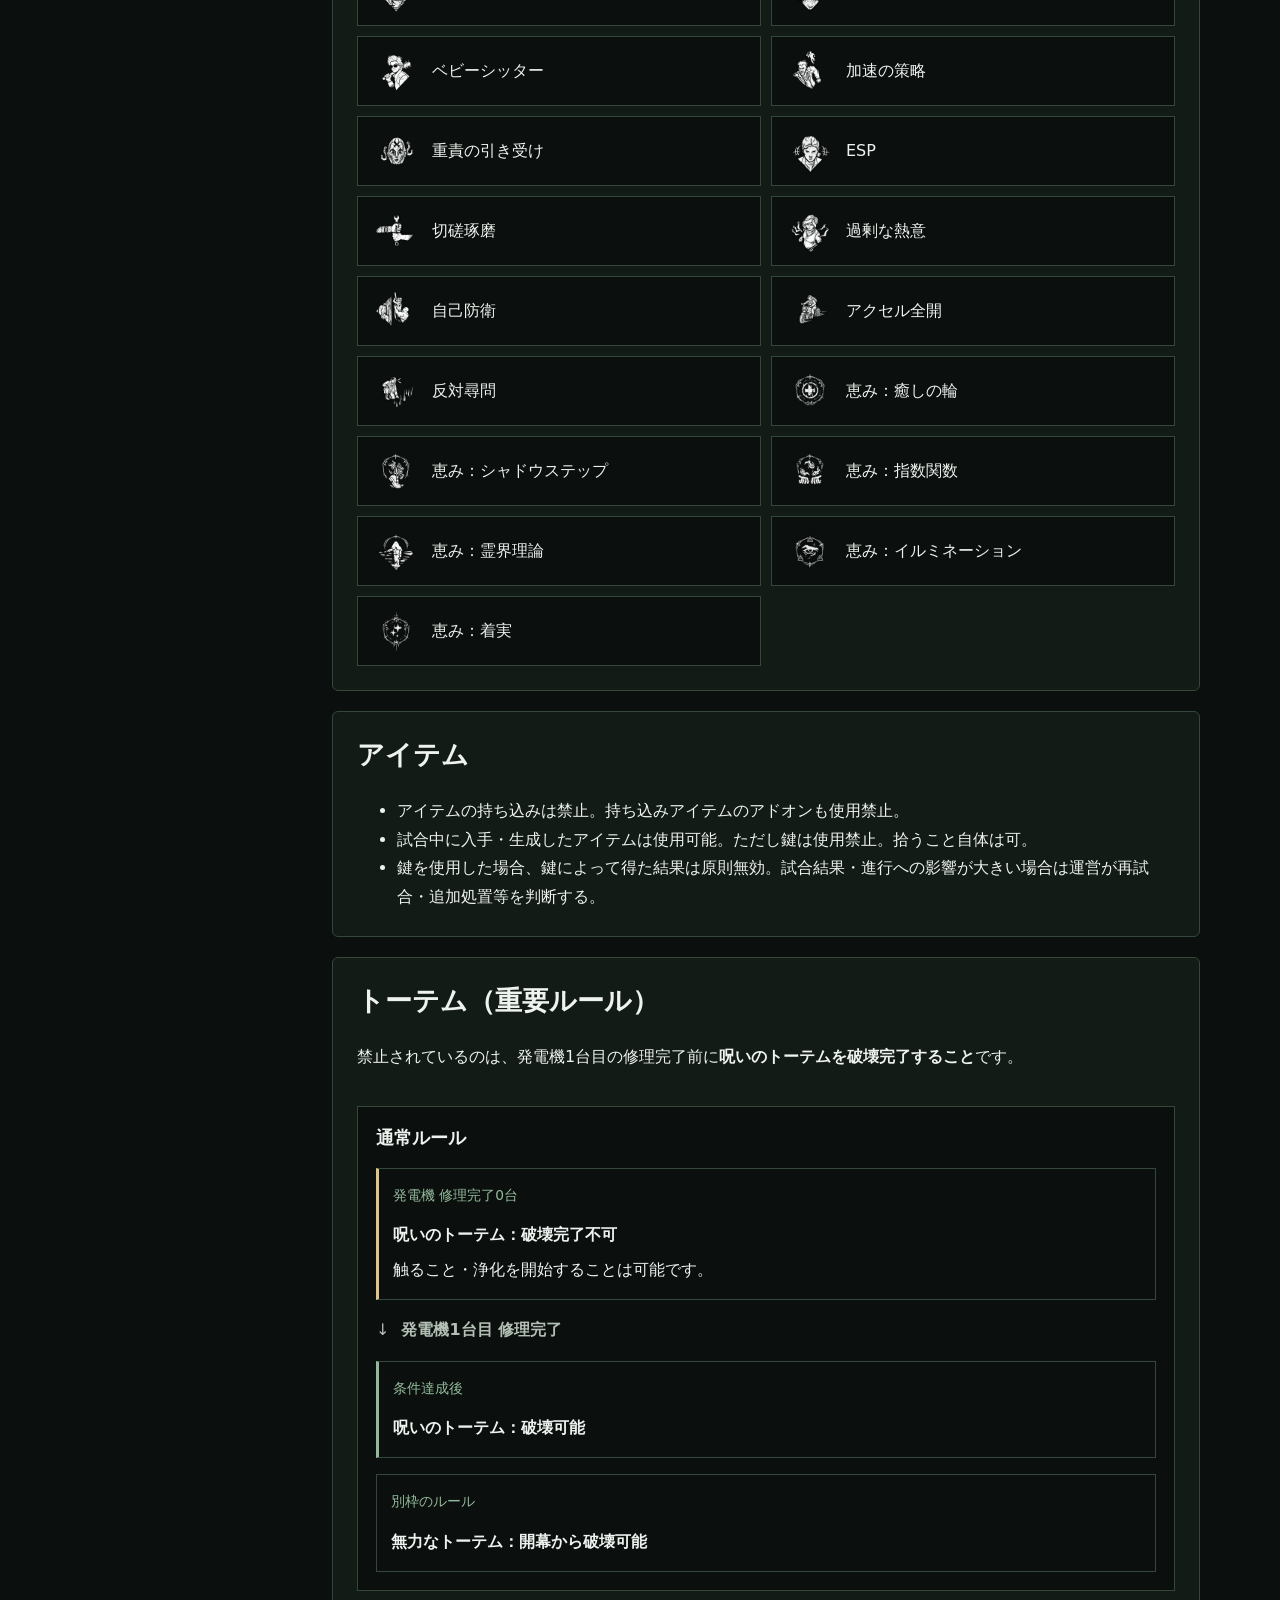
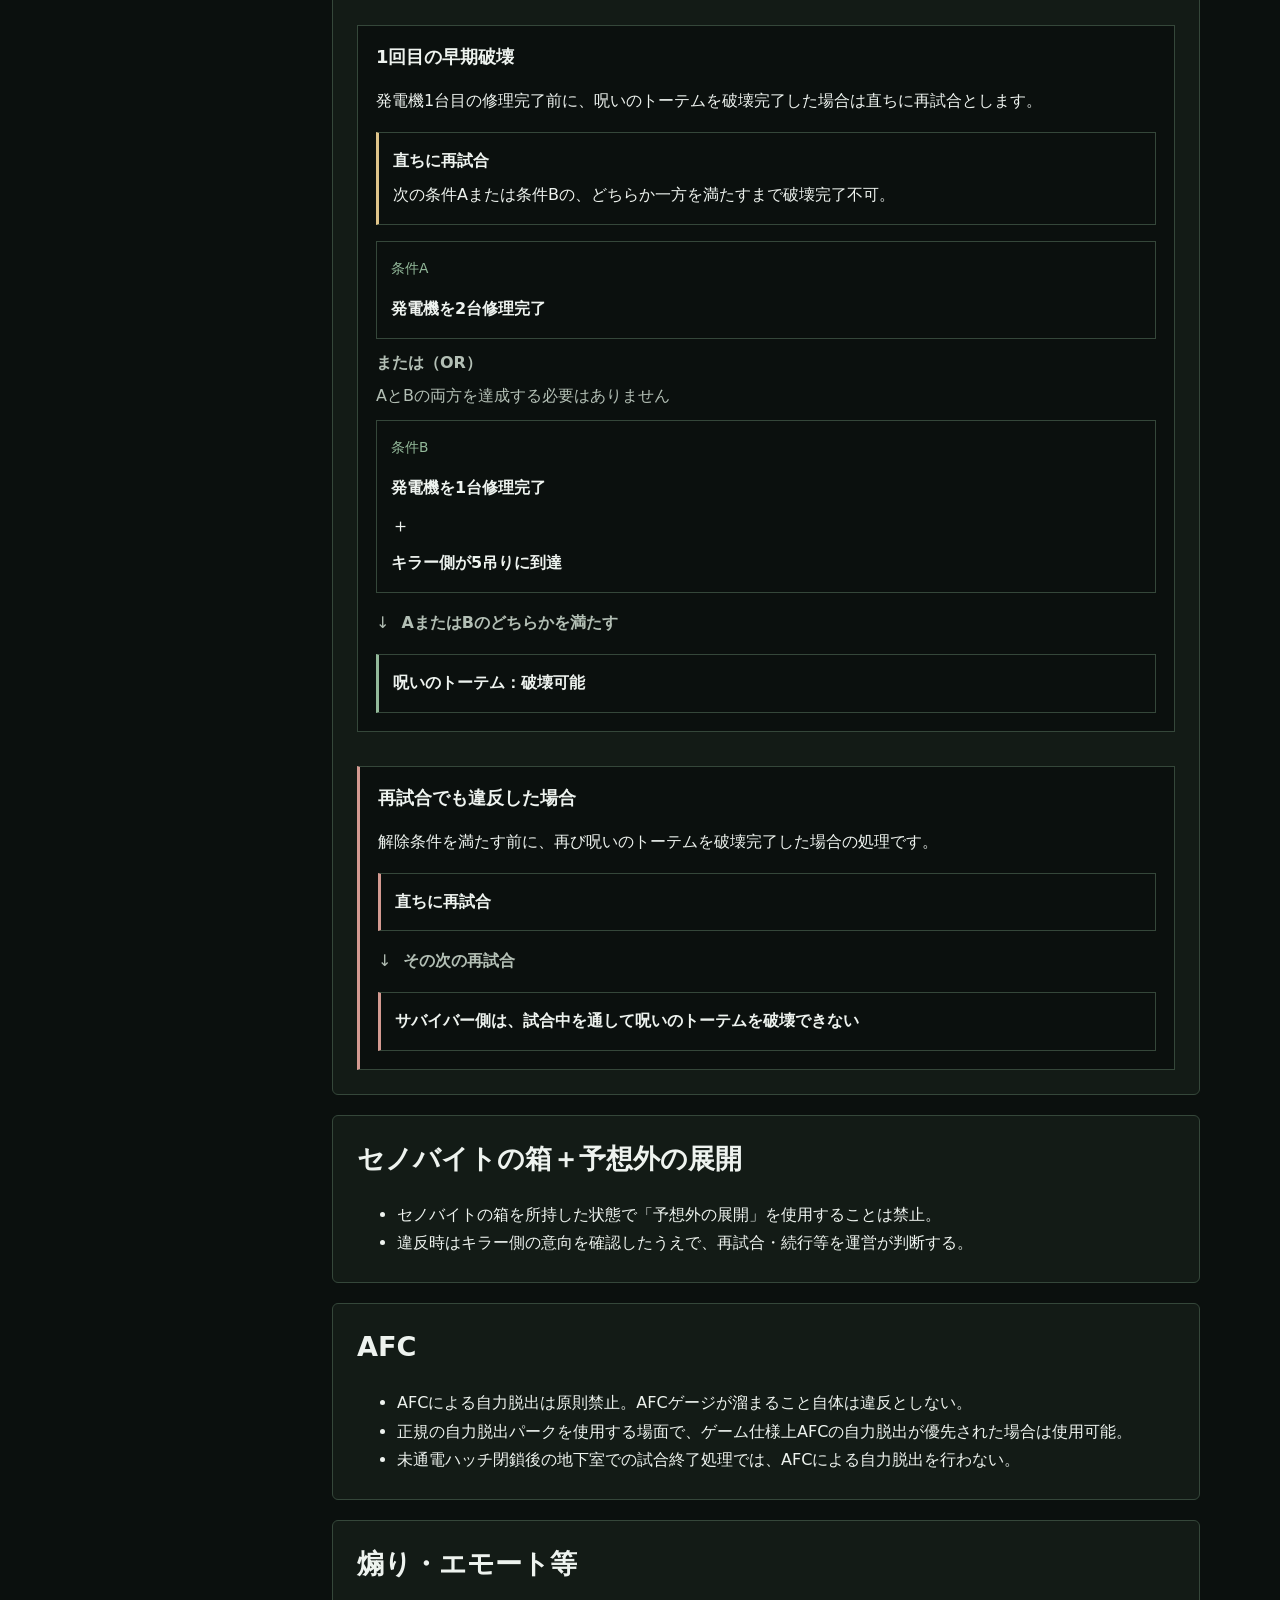
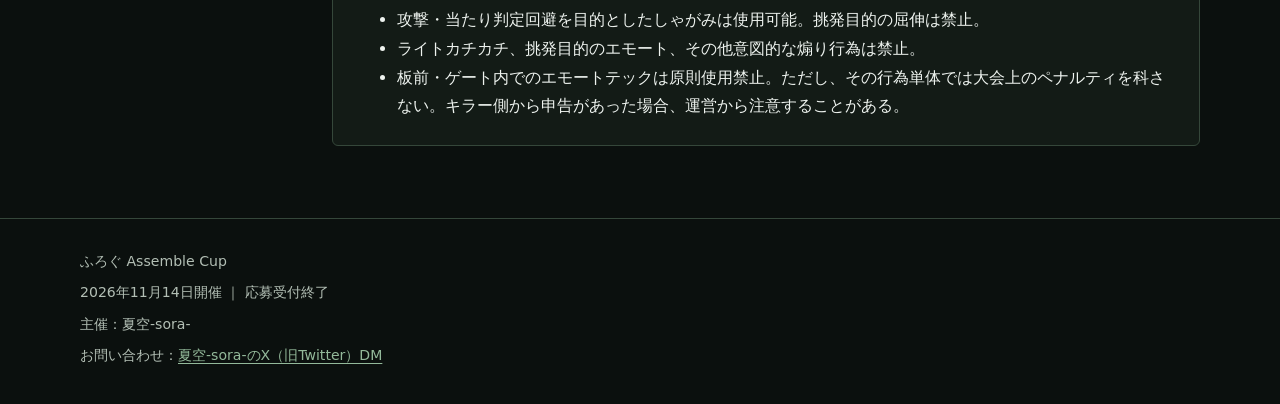
<file: pages/survivor-rules.html>
<!DOCTYPE html>
<html lang="ja">
<head>
  <meta charset="UTF-8">
  <meta name="viewport" content="width=device-width, initial-scale=1">
  <meta name="description" content="ふろぐ Assemble Cupのサバイバールール。参加区分ごとのルールと共通制限を掲載しています。">
  <title>サバイバールール | ふろぐ Assemble Cup</title>
  <meta property="og:title" content="サバイバールール | ふろぐ Assemble Cup">
  <meta property="og:description" content="ふろぐ Assemble Cupのサバイバールール。参加区分ごとのルールと共通制限を掲載しています。">
  <meta property="og:type" content="website">
  <meta property="og:site_name" content="ふろぐ Assemble Cup">
  <meta property="og:locale" content="ja_JP">
  <meta property="og:url" content="https://soradbdkkp-lang.github.io/frog-assemble-cup/pages/survivor-rules.html">
  <meta property="og:image" content="https://soradbdkkp-lang.github.io/frog-assemble-cup/assets/images/ogp-assemble-cup.png">
  <meta property="og:image:type" content="image/png">
  <meta property="og:image:width" content="1200">
  <meta property="og:image:height" content="630">
  <meta property="og:image:alt" content="ふろぐ Assemble Cup 大会告知画像">
  <meta name="twitter:card" content="summary_large_image">
  <meta name="twitter:title" content="サバイバールール | ふろぐ Assemble Cup">
  <meta name="twitter:description" content="ふろぐ Assemble Cupのサバイバールール。参加区分ごとのルールと共通制限を掲載しています。">
  <meta name="twitter:image" content="https://soradbdkkp-lang.github.io/frog-assemble-cup/assets/images/ogp-assemble-cup.png">
  <meta name="twitter:image:alt" content="ふろぐ Assemble Cup 大会告知画像">
  <link rel="icon" type="image/png" sizes="32x32" href="../assets/images/favicon-32.png">
  <link rel="icon" href="../assets/images/favicon.ico" sizes="any">
  <link rel="apple-touch-icon" sizes="180x180" href="../assets/images/apple-touch-icon.png">
  <link rel="stylesheet" href="../css/tokens.css">
  <link rel="stylesheet" href="../css/base.css">
  <link rel="stylesheet" href="../css/components.css">
  <link rel="stylesheet" href="../css/pages.css?v=20261112-official-stream">
</head>
<body>
  <a class="skip-link" href="#main">本文へ移動</a>
  <header class="site-header">
    <div class="container header-inner">
      <a class="brand" href="../index.html"><span>FROG ASSEMBLE CUP</span><strong>ふろぐ Assemble Cup</strong></a>
      <nav class="site-nav" aria-label="サイトナビゲーション">
        <a href="../index.html">トップ</a>
        <a href="../index.html#overview">大会概要</a>
        <a href="tournament-info.html">大会情報</a>
        <a href="../pages/rules.html" aria-current="page">ルール</a>
        <a href="../index.html#entry">応募</a>
      </nav>
    </div>
  </header>
  <main id="main" class="container" tabindex="-1">
    <section class="page-hero"><p class="breadcrumb"><a href="../index.html">トップ</a> / サバイバールール</p><h1>サバイバールール</h1><p class="muted">キャラクター、パーク、アイテムなどの使用条件。</p></section>
    <div class="rule-shell"><nav class="side-nav" aria-label="ルールページ"><a href="rules.html">ルール一覧</a>
<a href="survivor-rules.html" aria-current="page">サバイバールール</a>
<a href="killer-rules.html">キラールール</a>
<a href="map-pool.html">MAPルール</a>
<a href="win-condition.html">勝敗・得点</a>
<a href="penalties.html">ペナルティ</a>
<a href="notes.html">参加・注意事項</a></nav><div class="rule-content"><div class="notice notice--info"><strong>参加区分による違いを確認してください</strong><p>個人・ペア参加とチーム参加で、パーク重複制限・キラー再使用制限が異なります。4人応募に運営がキラーを編成したチームは「チーム参加」です。</p><p><a href="notes.html#entry-types">参加区分を確認する</a></p></div>
        <nav class="page-toc" aria-label="このページの目次"><strong>ページ内目次</strong><ul><li><a href="#survivor-restrictions">サバイバー制限</a></li><li><a href="#banned-perks">禁止パーク</a></li><li><a href="#exhaustion-scope">重複できるパーク</a></li><li><a href="#offerings">オファリング</a></li><li><a href="#items">アイテム</a></li><li><a href="#totems">トーテム</a></li><li><a href="#cenobite-box">セノバイトの箱＋予想外の展開</a></li><li><a href="#afc">AFC</a></li><li><a href="#taunting">煽り・エモート等</a></li></ul></nav>
        <section class="card" id="survivor-restrictions"><h2>サバイバー制限</h2><ul><li>同一試合のサバイバー4名間でキャラクターの重複禁止。レジェンダリーはゲーム上の別キャラクターとして扱うが、同一レジェンダリー同士は重複不可。</li><li>チーム参加：同一試合のサバイバー4名間で同一パークの重複は禁止。</li><li>個人・ペア参加：原則として同一パークの重複は禁止。ただし、全力疾走・セルフケア・植物学の知識は、同一パークを最大2名まで採用可能。3名以上による同一パークの採用は禁止。</li></ul></section>
        <section class="card" id="exhaustion-scope"><h2>重複できるパーク</h2><p>個人・ペア参加に限り、全力疾走・セルフケア・植物学の知識は、それぞれ同一パークを最大2名まで採用できます。</p><p>全力疾走以外の疲労パークは重複の例外に含みません。禁止パークの使用も認められません。</p></section><section class="card" id="offerings"><h2>オファリング</h2><p>両陣営とも、すべてのオファリングを使用禁止とします。</p></section><section class="card" id="banned-perks"><h2>禁止パーク</h2><p class="rule-note">恵みパークはすべて禁止。</p><div class="perk-list">
          <div class="perk-item"><img src="../assets/images/survivor-perks/reassurance.webp" width="48" height="48" loading="lazy" decoding="async" alt=""><span>安心感</span></div>
          <div class="perk-item"><img src="../assets/images/survivor-perks/prove_thyself.webp" width="48" height="48" loading="lazy" decoding="async" alt=""><span>有能の証明</span></div>
          <div class="perk-item"><img src="../assets/images/survivor-perks/wicked.webp" width="48" height="48" loading="lazy" decoding="async" alt=""><span>邪気</span></div>
          <div class="perk-item"><img src="../assets/images/survivor-perks/still_sight.webp" width="48" height="48" loading="lazy" decoding="async" alt=""><span>不動の視力</span></div>
          <div class="perk-item"><img src="../assets/images/survivor-perks/babysitter.webp" width="48" height="48" loading="lazy" decoding="async" alt=""><span>ベビーシッター</span></div>
          <div class="perk-item"><img src="../assets/images/survivor-perks/quick_gambit.webp" width="48" height="48" loading="lazy" decoding="async" alt=""><span>加速の策略</span></div>
          <div class="perk-item"><img src="../assets/images/survivor-perks/shoulder_the_burden.webp" width="48" height="48" loading="lazy" decoding="async" alt=""><span>重責の引き受け</span></div>
          <div class="perk-item"><img src="../assets/images/survivor-perks/extrasensory_perception.webp" width="48" height="48" loading="lazy" decoding="async" alt=""><span>ESP</span></div>
          <div class="perk-item"><img src="../assets/images/survivor-perks/friendly_competition.webp" width="48" height="48" loading="lazy" decoding="async" alt=""><span>切磋琢磨</span></div>
          <div class="perk-item"><img src="../assets/images/survivor-perks/overzealous.webp" width="48" height="48" loading="lazy" decoding="async" alt=""><span>過剰な熱意</span></div>
          <div class="perk-item"><img src="../assets/images/survivor-perks/self_preservation.webp" width="48" height="48" loading="lazy" decoding="async" alt=""><span>自己防衛</span></div>
          <div class="perk-item"><img src="../assets/images/survivor-perks/wide_open_throttle.webp" width="48" height="48" loading="lazy" decoding="async" alt=""><span>アクセル全開</span></div>
          <div class="perk-item"><img src="../assets/images/survivor-perks/cross_examination.webp" width="48" height="48" loading="lazy" decoding="async" alt=""><span>反対尋問</span></div>
          <div class="perk-item"><img src="../assets/images/survivor-perks/boon_circle_of_healing.webp" width="48" height="48" loading="lazy" decoding="async" alt=""><span>恵み：癒しの輪</span></div>
          <div class="perk-item"><img src="../assets/images/survivor-perks/boon_shadow_step.webp" width="48" height="48" loading="lazy" decoding="async" alt=""><span>恵み：シャドウステップ</span></div>
          <div class="perk-item"><img src="../assets/images/survivor-perks/boon_exponential.webp" width="48" height="48" loading="lazy" decoding="async" alt=""><span>恵み：指数関数</span></div>
          <div class="perk-item"><img src="../assets/images/survivor-perks/boon_dark_theory.webp" width="48" height="48" loading="lazy" decoding="async" alt=""><span>恵み：霊界理論</span></div>
          <div class="perk-item"><img src="../assets/images/survivor-perks/boon_Illumination.webp" width="48" height="48" loading="lazy" decoding="async" alt=""><span>恵み：イルミネーション</span></div>
          <div class="perk-item"><img src="../assets/images/survivor-perks/boon_steadfast.webp" width="48" height="48" loading="lazy" decoding="async" alt=""><span>恵み：着実</span></div>
        </div></section>
        <section class="card" id="items"><h2>アイテム</h2><ul><li>アイテムの持ち込みは禁止。持ち込みアイテムのアドオンも使用禁止。</li><li>試合中に入手・生成したアイテムは使用可能。ただし鍵は使用禁止。拾うこと自体は可。</li><li>鍵を使用した場合、鍵によって得た結果は原則無効。試合結果・進行への影響が大きい場合は運営が再試合・追加処置等を判断する。</li></ul></section>
        <section class="card" id="totems">
          <h2>トーテム（重要ルール）</h2>
          <p class="rule-visual__intro">禁止されているのは、発電機1台目の修理完了前に<strong>呪いのトーテムを破壊完了すること</strong>です。</p>
          <div class="rule-visual">
            <section class="rule-panel" aria-labelledby="totem-normal-heading">
              <h3 id="totem-normal-heading">通常ルール</h3>
              <div class="rule-flow">
                <div class="rule-flow__step rule-flow__step--warning"><span class="rule-panel__label">発電機 修理完了0台</span><strong>呪いのトーテム：破壊完了不可</strong><p>触ること・浄化を開始することは可能です。</p></div>
                <div class="rule-flow__arrow" aria-label="発電機1台目が修理完了すると次の状態へ進む"><span aria-hidden="true">↓</span><strong>発電機1台目 修理完了</strong></div>
                <div class="rule-flow__step rule-flow__step--ok"><span class="rule-panel__label">条件達成後</span><strong>呪いのトーテム：破壊可能</strong></div>
              </div>
              <aside class="rule-callout"><span class="rule-panel__label">別枠のルール</span><strong>無力なトーテム：開幕から破壊可能</strong></aside>
            </section>

            <section class="rule-panel" aria-labelledby="totem-first-violation-heading">
              <h3 id="totem-first-violation-heading">1回目の早期破壊</h3>
              <p>発電機1台目の修理完了前に、呪いのトーテムを破壊完了した場合は直ちに再試合とします。</p>
              <div class="rule-flow">
                <div class="rule-flow__step rule-flow__step--warning"><strong>直ちに再試合</strong><p>次の条件Aまたは条件Bの、どちらか一方を満たすまで破壊完了不可。</p></div>
                <div class="rule-branch" aria-label="条件Aまたは条件B">
                  <div class="rule-branch__option"><span class="rule-panel__label">条件A</span><strong>発電機を2台修理完了</strong></div>
                  <div class="rule-branch__operator"><strong>または（OR）</strong><span>AとBの両方を達成する必要はありません</span></div>
                  <div class="rule-branch__option"><span class="rule-panel__label">条件B</span><strong>発電機を1台修理完了</strong><span class="rule-equation__operator" aria-label="かつ">＋</span><strong>キラー側が5吊りに到達</strong></div>
                </div>
                <div class="rule-flow__arrow" aria-label="条件Aまたは条件Bのどちらか一方を満たすと次の状態へ進む"><span aria-hidden="true">↓</span><strong>AまたはBのどちらかを満たす</strong></div>
                <div class="rule-flow__step rule-flow__step--ok"><strong>呪いのトーテム：破壊可能</strong></div>
              </div>
            </section>

            <section class="rule-panel rule-panel--danger" aria-labelledby="totem-repeat-violation-heading">
              <h3 id="totem-repeat-violation-heading">再試合でも違反した場合</h3>
              <p>解除条件を満たす前に、再び呪いのトーテムを破壊完了した場合の処理です。</p>
              <div class="rule-flow">
                <div class="rule-flow__step rule-flow__step--danger"><strong>直ちに再試合</strong></div>
                <div class="rule-flow__arrow" aria-label="その次の再試合で適用"><span aria-hidden="true">↓</span><strong>その次の再試合</strong></div>
                <div class="rule-flow__step rule-flow__step--danger"><strong>サバイバー側は、試合中を通して呪いのトーテムを破壊できない</strong></div>
              </div>
            </section>
          </div>
        </section>
        <section class="card" id="cenobite-box"><h2>セノバイトの箱＋予想外の展開</h2><ul><li>セノバイトの箱を所持した状態で「予想外の展開」を使用することは禁止。</li><li>違反時はキラー側の意向を確認したうえで、再試合・続行等を運営が判断する。</li></ul></section>
        <section class="card" id="afc"><h2>AFC</h2><ul><li>AFCによる自力脱出は原則禁止。AFCゲージが溜まること自体は違反としない。</li><li>正規の自力脱出パークを使用する場面で、ゲーム仕様上AFCの自力脱出が優先された場合は使用可能。</li><li>未通電ハッチ閉鎖後の地下室での試合終了処理では、AFCによる自力脱出を行わない。</li></ul></section>
        <section class="card" id="taunting"><h2>煽り・エモート等</h2><ul><li>攻撃・当たり判定回避を目的としたしゃがみは使用可能。挑発目的の屈伸は禁止。</li><li>ライトカチカチ、挑発目的のエモート、その他意図的な煽り行為は禁止。</li><li>板前・ゲート内でのエモートテックは原則使用禁止。ただし、その行為単体では大会上のペナルティを科さない。キラー側から申告があった場合、運営から注意することがある。</li></ul></section></div></div>
  </main>
  <footer class="site-footer"><div class="container"><p>ふろぐ Assemble Cup</p><p>2026年11月14日開催 ｜ 応募受付終了</p><p>主催：夏空-sora-</p><p>お問い合わせ：<a href="https://x.com/sora_kkp_game">夏空-sora-のX（旧Twitter）DM</a></p></div></footer>
</body>
</html>
</file>
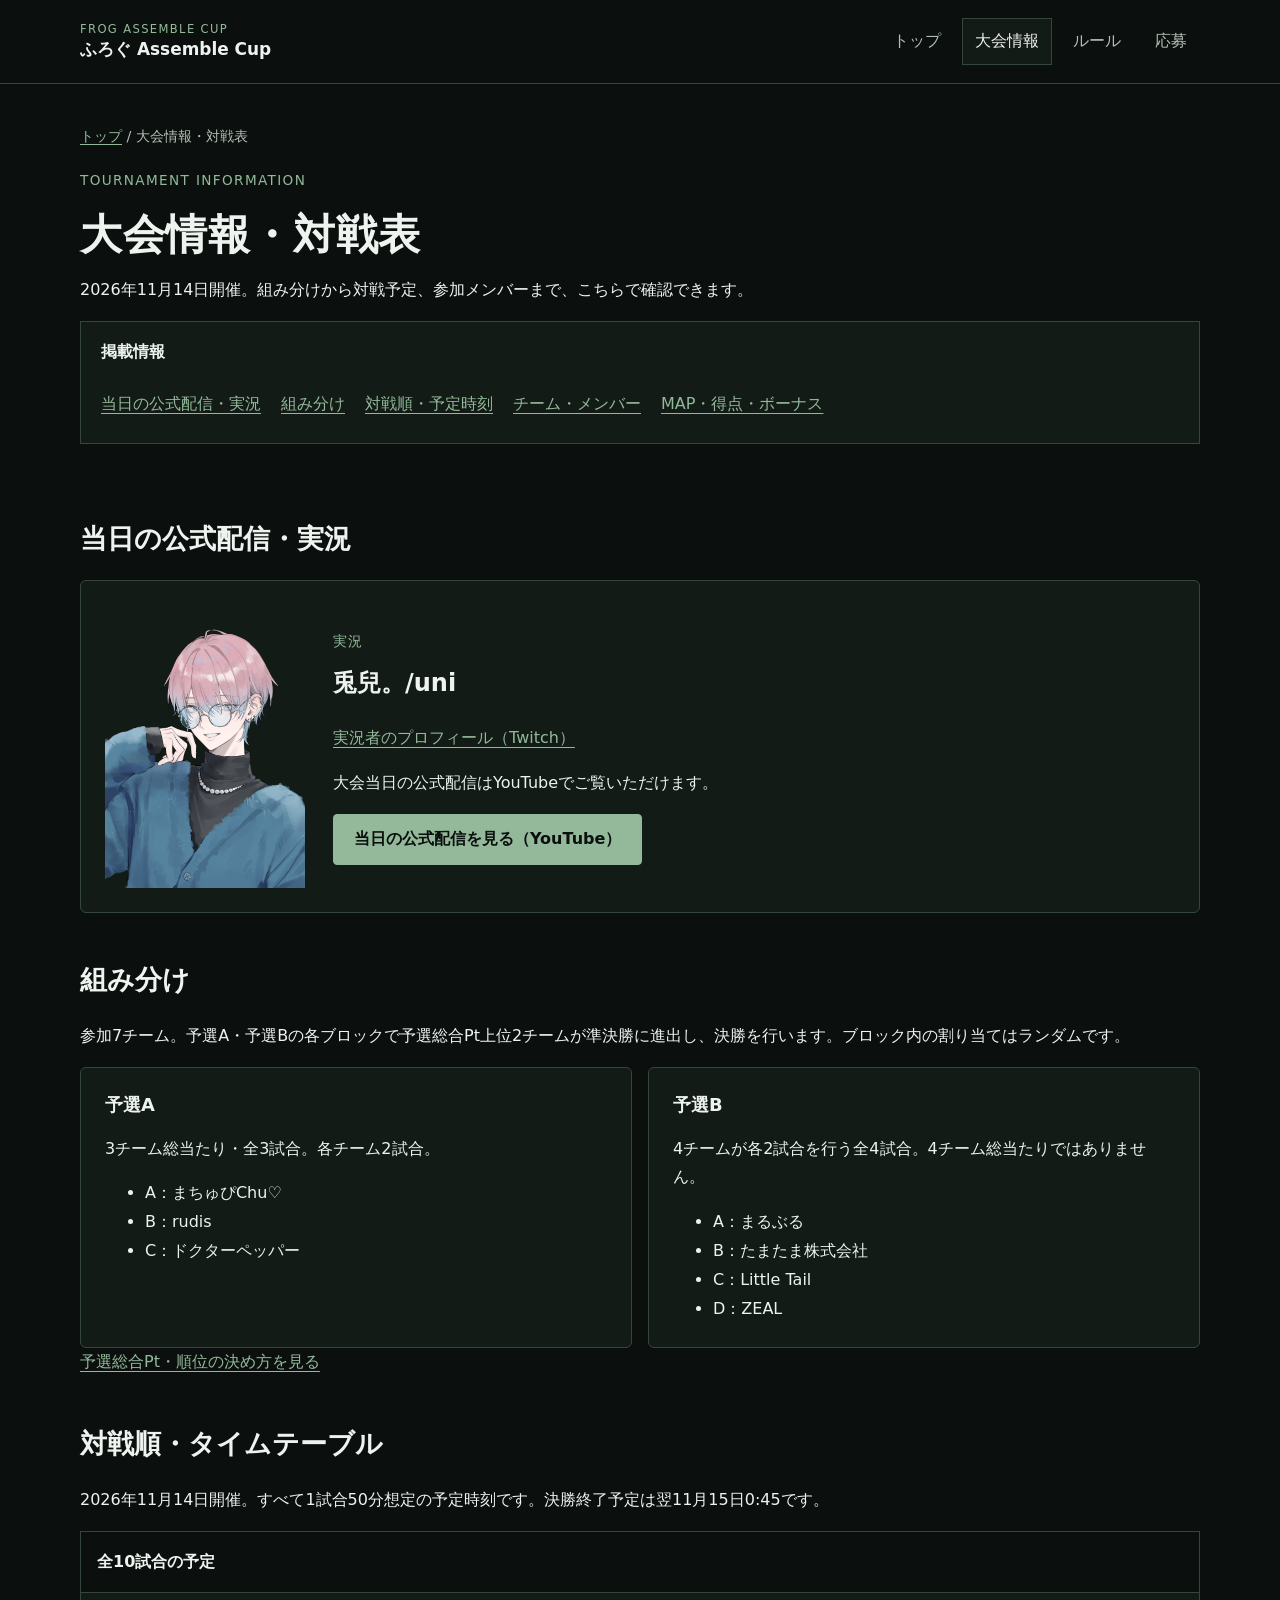
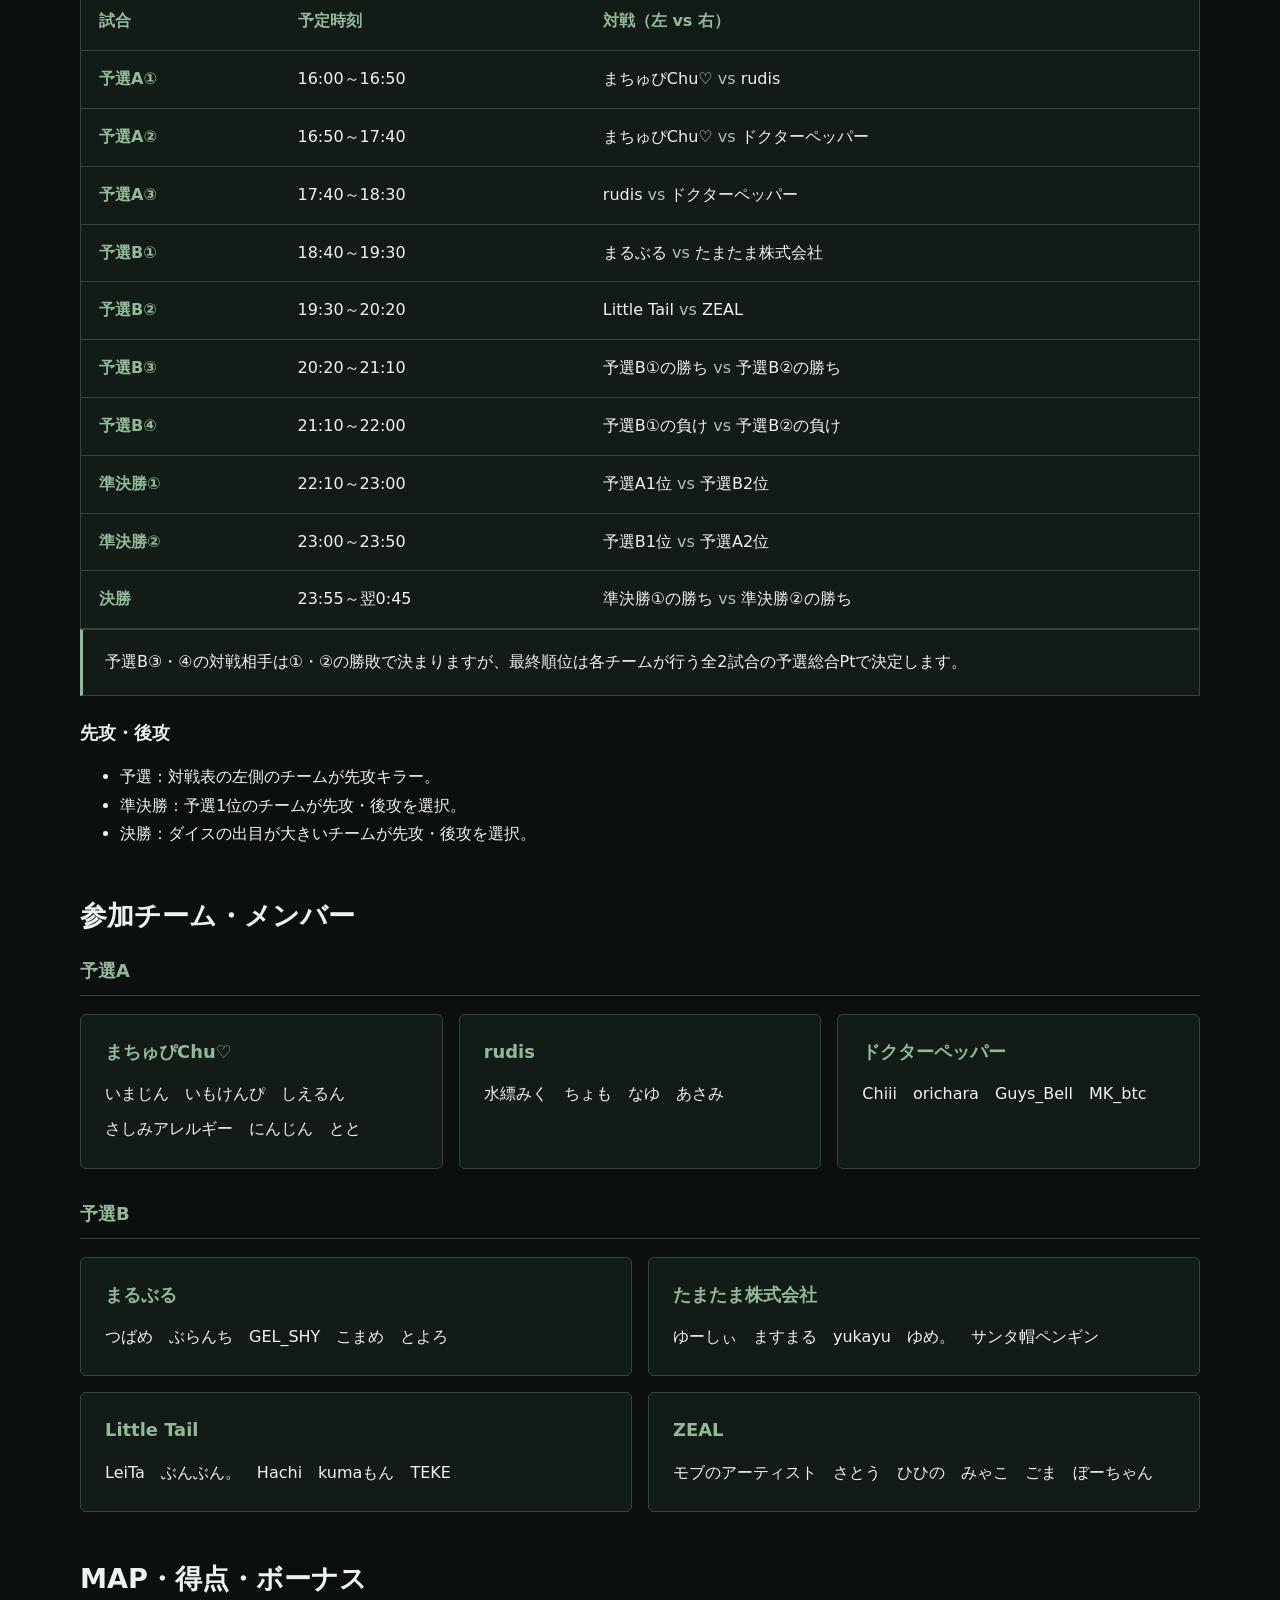
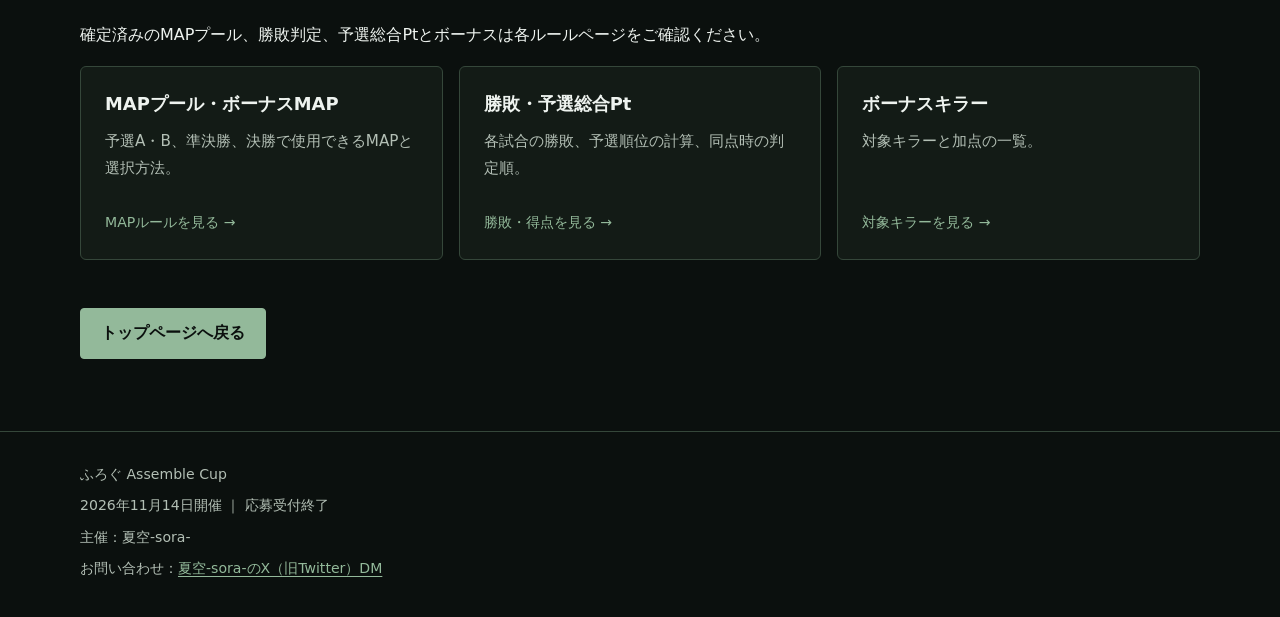
<file: pages/tournament-info.html>
<!DOCTYPE html>
<html lang="ja">
<head>
  <meta charset="UTF-8">
  <meta name="viewport" content="width=device-width, initial-scale=1">
  <meta name="description" content="ふろぐ Assemble Cupの組み分け、対戦順・予定時刻、参加チーム・メンバーを掲載しています。">
  <title>大会情報・対戦表 | ふろぐ Assemble Cup</title>
  <meta property="og:title" content="大会情報・対戦表 | ふろぐ Assemble Cup">
  <meta property="og:description" content="ふろぐ Assemble Cupの組み分け、対戦順・予定時刻、参加チーム・メンバーを掲載しています。">
  <meta property="og:type" content="website">
  <meta property="og:site_name" content="ふろぐ Assemble Cup">
  <meta property="og:locale" content="ja_JP">
  <meta property="og:url" content="https://soradbdkkp-lang.github.io/frog-assemble-cup/pages/tournament-info.html">
  <meta property="og:image" content="https://soradbdkkp-lang.github.io/frog-assemble-cup/assets/images/ogp-assemble-cup.png">
  <meta property="og:image:type" content="image/png">
  <meta property="og:image:width" content="1200">
  <meta property="og:image:height" content="630">
  <meta property="og:image:alt" content="ふろぐ Assemble Cup 大会告知画像">
  <meta name="twitter:card" content="summary_large_image">
  <meta name="twitter:title" content="大会情報・対戦表 | ふろぐ Assemble Cup">
  <meta name="twitter:description" content="ふろぐ Assemble Cupの組み分け、対戦順・予定時刻、参加チーム・メンバーを掲載しています。">
  <meta name="twitter:image" content="https://soradbdkkp-lang.github.io/frog-assemble-cup/assets/images/ogp-assemble-cup.png">
  <meta name="twitter:image:alt" content="ふろぐ Assemble Cup 大会告知画像">
  <link rel="icon" type="image/png" sizes="32x32" href="../assets/images/favicon-32.png">
  <link rel="icon" href="../assets/images/favicon.ico" sizes="any">
  <link rel="apple-touch-icon" sizes="180x180" href="../assets/images/apple-touch-icon.png">
  <link rel="stylesheet" href="../css/tokens.css">
  <link rel="stylesheet" href="../css/base.css">
  <link rel="stylesheet" href="../css/components.css">
  <link rel="stylesheet" href="../css/pages.css?v=20261112-official-stream">
</head>
<body>
<a class="skip-link" href="#main">本文へ移動</a>
  <header class="site-header">
    <div class="container header-inner">
      <a class="brand" href="../index.html"><span>FROG ASSEMBLE CUP</span><strong>ふろぐ Assemble Cup</strong></a>
      <nav class="site-nav" aria-label="サイトナビゲーション">
        <a href="../index.html">トップ</a>
        <a href="tournament-info.html" aria-current="page">大会情報</a>
        <a href="rules.html">ルール</a>
        <a href="../index.html#entry">応募</a>
      </nav>
    </div>
  </header>
<main id="main" class="container" tabindex="-1"><section class="page-hero"><p class="breadcrumb"><a href="../index.html">トップ</a> / 大会情報・対戦表</p><p class="hero-label">TOURNAMENT INFORMATION</p><h1>大会情報・対戦表</h1><p class="lead">2026年11月14日開催。組み分けから対戦予定、参加メンバーまで、こちらで確認できます。</p><nav class="page-toc" aria-label="このページの目次"><strong>掲載情報</strong><ul><li><a href="#official-stream">当日の公式配信・実況</a></li><li><a href="#groups">組み分け</a></li><li><a href="#schedule">対戦順・予定時刻</a></li><li><a href="#teams">チーム・メンバー</a></li><li><a href="#related-rules">MAP・得点・ボーナス</a></li></ul></nav></section><section class="section" id="official-stream" aria-labelledby="official-stream-heading">
  <h2 id="official-stream-heading">当日の公式配信・実況</h2>
  <div class="card broadcast-profile">
    <img class="broadcast-profile__image" src="../assets/images/IMG_9433.png" width="2894" height="4093" alt="実況者 兎兒。/uniのアイコン" loading="lazy">
    <div class="broadcast-profile__details">
      <p class="hero-label">実況</p><h3>兎兒。/uni</h3>
      <p><a href="https://www.twitch.tv/uni_uuni">実況者のプロフィール（Twitch）</a></p>
      <p>大会当日の公式配信はYouTubeでご覧いただけます。</p>
      <a class="button" href="https://www.youtube.com/live/8GhTV7kq9sc?si=VjBBYhrBC7CZ2pYa">当日の公式配信を見る（YouTube）</a>
    </div>
  </div>
</section>
<section class="section" id="groups"><h2>組み分け</h2><p>参加7チーム。予選A・予選Bの各ブロックで予選総合Pt上位2チームが準決勝に進出し、決勝を行います。ブロック内の割り当てはランダムです。</p><div class="data-grid"><article class="card"><h3>予選A</h3><p>3チーム総当たり・全3試合。各チーム2試合。</p><ul><li>A：まちゅぴChu♡</li><li>B：rudis</li><li>C：ドクターペッパー</li></ul></article><article class="card"><h3>予選B</h3><p>4チームが各2試合を行う全4試合。4チーム総当たりではありません。</p><ul><li>A：まるぶる</li><li>B：たまたま株式会社</li><li>C：Little Tail</li><li>D：ZEAL</li></ul></article></div><p><a href="win-condition.html#qualifying-points">予選総合Pt・順位の決め方を見る</a></p></section>
<section class="section" id="schedule"><h2>対戦順・タイムテーブル</h2><p>2026年11月14日開催。すべて1試合50分想定の予定時刻です。決勝終了予定は翌11月15日0:45です。</p><div class="table-wrap" tabindex="0" role="region" aria-label="対戦表"><table class="schedule-table"><caption>全10試合の予定</caption><thead><tr><th scope="col">試合</th><th scope="col">予定時刻</th><th scope="col">対戦（左 vs 右）</th></tr></thead><tbody><tr><th scope="row">予選A①</th><td>16:00～16:50</td><td><span>まちゅぴChu♡</span> <span class="muted">vs</span> <span>rudis</span></td></tr>
<tr><th scope="row">予選A②</th><td>16:50～17:40</td><td><span>まちゅぴChu♡</span> <span class="muted">vs</span> <span>ドクターペッパー</span></td></tr>
<tr><th scope="row">予選A③</th><td>17:40～18:30</td><td><span>rudis</span> <span class="muted">vs</span> <span>ドクターペッパー</span></td></tr>
<tr><th scope="row">予選B①</th><td>18:40～19:30</td><td><span>まるぶる</span> <span class="muted">vs</span> <span>たまたま株式会社</span></td></tr>
<tr><th scope="row">予選B②</th><td>19:30～20:20</td><td><span>Little Tail</span> <span class="muted">vs</span> <span>ZEAL</span></td></tr>
<tr><th scope="row">予選B③</th><td>20:20～21:10</td><td><span>予選B①の勝ち</span> <span class="muted">vs</span> <span>予選B②の勝ち</span></td></tr>
<tr><th scope="row">予選B④</th><td>21:10～22:00</td><td><span>予選B①の負け</span> <span class="muted">vs</span> <span>予選B②の負け</span></td></tr>
<tr><th scope="row">準決勝①</th><td>22:10～23:00</td><td><span>予選A1位</span> <span class="muted">vs</span> <span>予選B2位</span></td></tr>
<tr><th scope="row">準決勝②</th><td>23:00～23:50</td><td><span>予選B1位</span> <span class="muted">vs</span> <span>予選A2位</span></td></tr>
<tr><th scope="row">決勝</th><td>23:55～翌0:45</td><td><span>準決勝①の勝ち</span> <span class="muted">vs</span> <span>準決勝②の勝ち</span></td></tr></tbody></table></div><p class="notice notice--info">予選B③・④の対戦相手は①・②の勝敗で決まりますが、最終順位は各チームが行う全2試合の予選総合Ptで決定します。</p><h3>先攻・後攻</h3><ul><li>予選：対戦表の左側のチームが先攻キラー。</li><li>準決勝：予選1位のチームが先攻・後攻を選択。</li><li>決勝：ダイスの出目が大きいチームが先攻・後攻を選択。</li></ul></section>
<section class="section" id="teams"><h2>参加チーム・メンバー</h2><section class="roster-group" aria-labelledby="roster-a"><h3 id="roster-a">予選A</h3><div class="grid team-grid team-grid--a"><article class="card"><h4>まちゅぴChu♡</h4><ul class="member-list"><li>いまじん</li><li>いもけんぴ</li><li>しえるん</li><li>さしみアレルギー</li><li>にんじん</li><li>とと</li></ul></article>
<article class="card"><h4>rudis</h4><ul class="member-list"><li>水縹みく</li><li>ちょも</li><li>なゆ</li><li>あさみ</li></ul></article>
<article class="card"><h4>ドクターペッパー</h4><ul class="member-list"><li>Chiii</li><li>orichara</li><li>Guys_Bell</li><li>MK_btc</li></ul></article></div></section>
<section class="roster-group" aria-labelledby="roster-b"><h3 id="roster-b">予選B</h3><div class="grid team-grid team-grid--b"><article class="card"><h4>まるぶる</h4><ul class="member-list"><li>つばめ</li><li>ぶらんち</li><li>GEL_SHY</li><li>こまめ</li><li>とよろ</li></ul></article>
<article class="card"><h4>たまたま株式会社</h4><ul class="member-list"><li>ゆーしぃ</li><li>ますまる</li><li>yukayu</li><li>ゆめ。</li><li>サンタ帽ペンギン</li></ul></article>
<article class="card"><h4>Little Tail</h4><ul class="member-list"><li>LeiTa</li><li>ぶんぶん。</li><li>Hachi</li><li>kumaもん</li><li>TEKE</li></ul></article>
<article class="card"><h4>ZEAL</h4><ul class="member-list"><li>モブのアーティスト</li><li>さとう</li><li>ひひの</li><li>みゃこ</li><li>ごま</li><li>ぼーちゃん</li></ul></article></div></section></section>
<section class="section" id="related-rules"><h2>MAP・得点・ボーナス</h2><p>確定済みのMAPプール、勝敗判定、予選総合Ptとボーナスは各ルールページをご確認ください。</p><div class="grid"><a class="card rule-link" href="map-pool.html#map-pools"><h3>MAPプール・ボーナスMAP</h3><p>予選A・B、準決勝、決勝で使用できるMAPと選択方法。</p><span class="link-label">MAPルールを見る →</span></a><a class="card rule-link" href="win-condition.html#qualifying-points"><h3>勝敗・予選総合Pt</h3><p>各試合の勝敗、予選順位の計算、同点時の判定順。</p><span class="link-label">勝敗・得点を見る →</span></a><a class="card rule-link" href="killer-rules.html#bonus-killers"><h3>ボーナスキラー</h3><p>対象キラーと加点の一覧。</p><span class="link-label">対象キラーを見る →</span></a></div></section><section class="section"><a class="button" href="../index.html">トップページへ戻る</a></section></main>
  <footer class="site-footer"><div class="container"><p>ふろぐ Assemble Cup</p><p>2026年11月14日開催 ｜ 応募受付終了</p><p>主催：夏空-sora-</p><p>お問い合わせ：<a href="https://x.com/sora_kkp_game">夏空-sora-のX（旧Twitter）DM</a></p></div></footer>
</body>
</html>
</file>
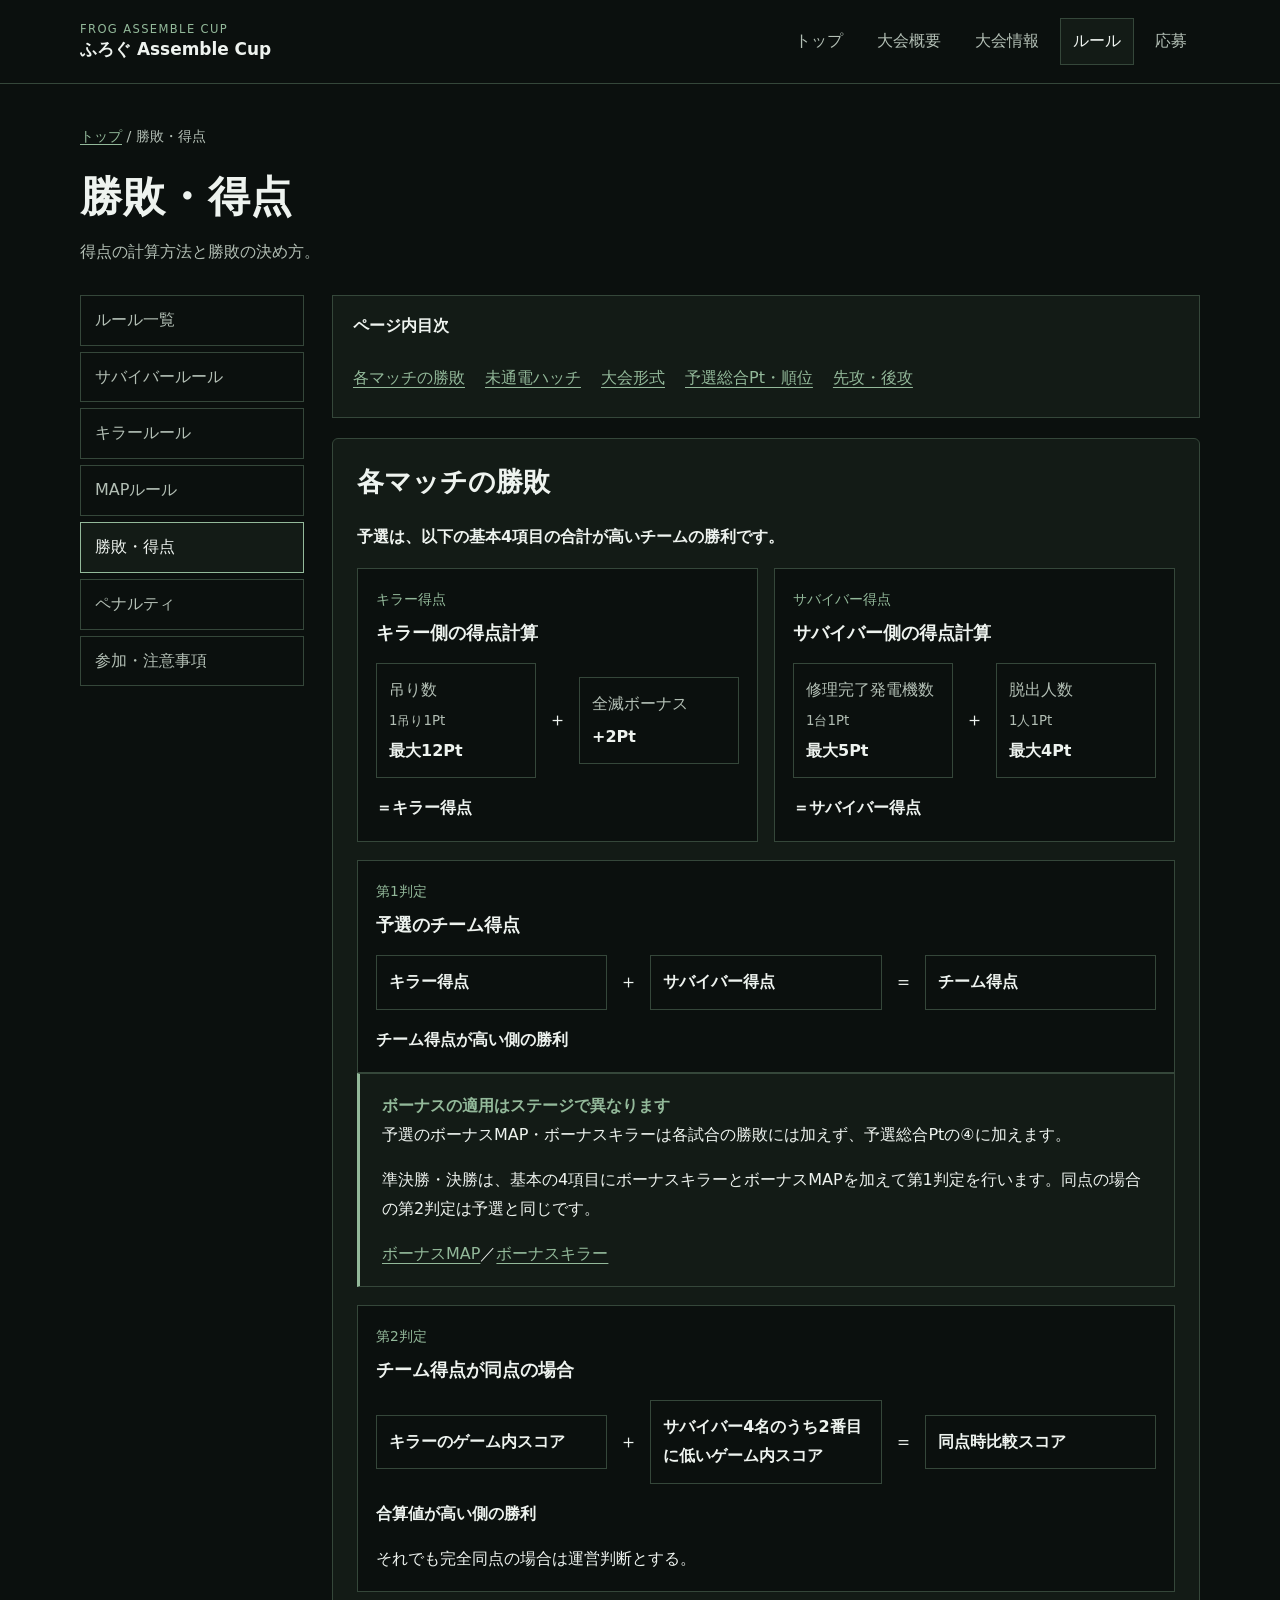
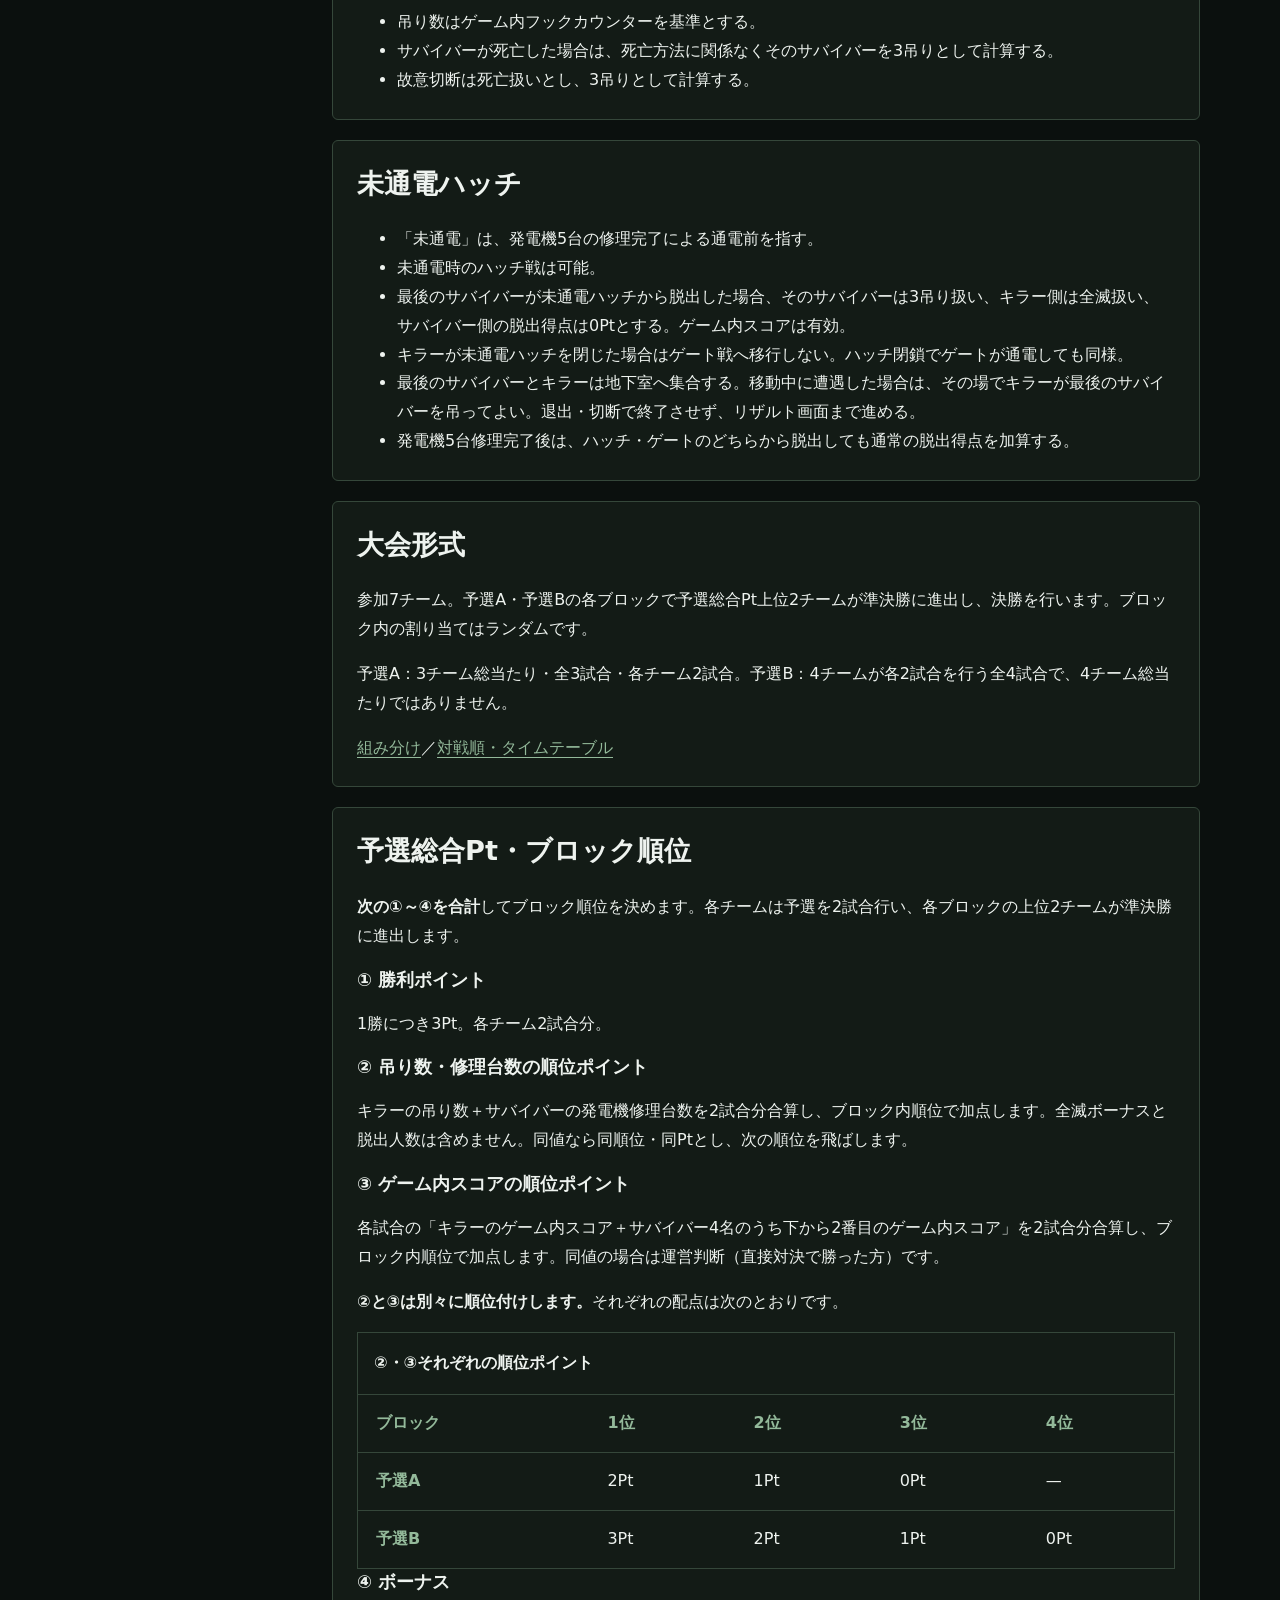
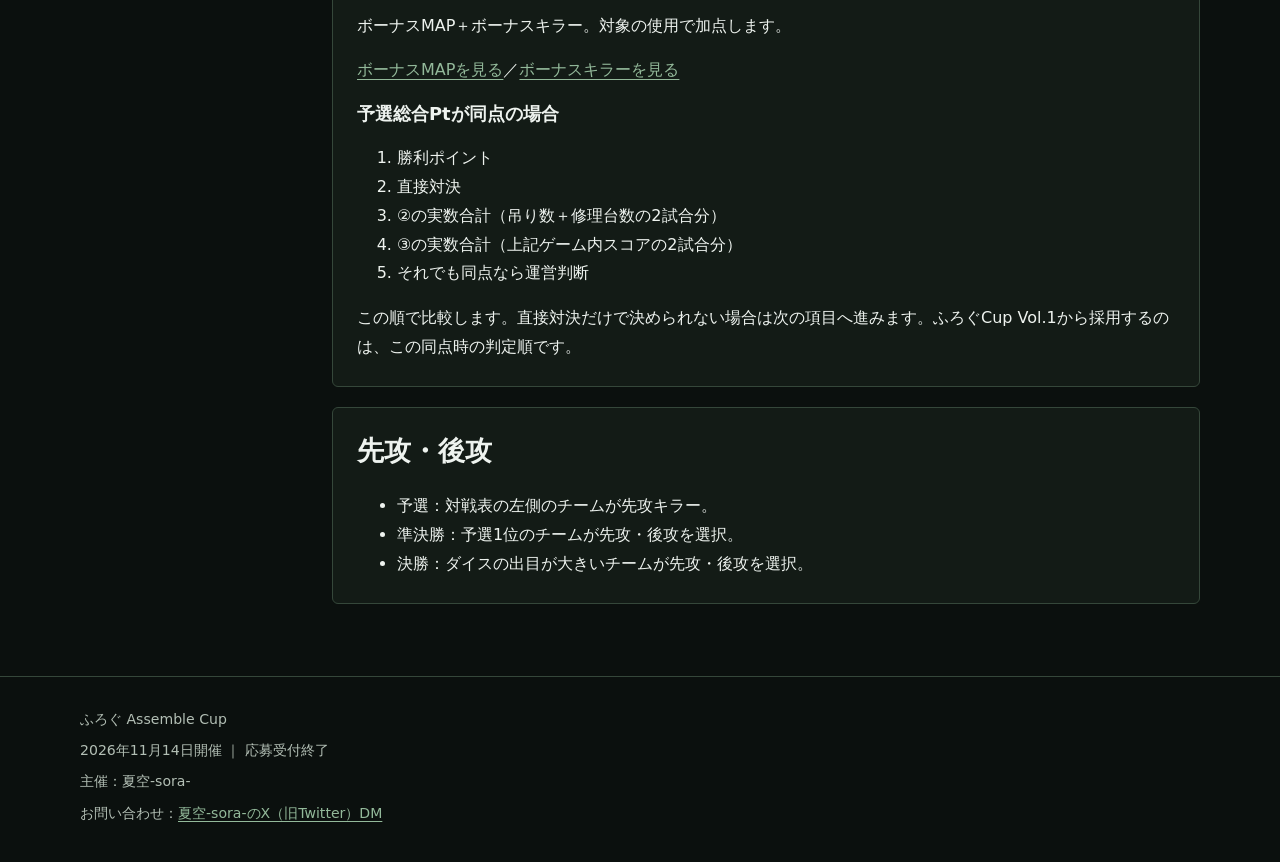
<file: pages/win-condition.html>
<!DOCTYPE html>
<html lang="ja">
<head>
  <meta charset="UTF-8">
  <meta name="viewport" content="width=device-width, initial-scale=1">
  <meta name="description" content="ふろぐ Assemble Cupの勝敗・得点。参加区分ごとのルールと共通制限を掲載しています。">
  <title>勝敗・得点 | ふろぐ Assemble Cup</title>
  <meta property="og:title" content="勝敗・得点 | ふろぐ Assemble Cup">
  <meta property="og:description" content="ふろぐ Assemble Cupの勝敗・得点。参加区分ごとのルールと共通制限を掲載しています。">
  <meta property="og:type" content="website">
  <meta property="og:site_name" content="ふろぐ Assemble Cup">
  <meta property="og:locale" content="ja_JP">
  <meta property="og:url" content="https://soradbdkkp-lang.github.io/frog-assemble-cup/pages/win-condition.html">
  <meta property="og:image" content="https://soradbdkkp-lang.github.io/frog-assemble-cup/assets/images/ogp-assemble-cup.png">
  <meta property="og:image:type" content="image/png">
  <meta property="og:image:width" content="1200">
  <meta property="og:image:height" content="630">
  <meta property="og:image:alt" content="ふろぐ Assemble Cup 大会告知画像">
  <meta name="twitter:card" content="summary_large_image">
  <meta name="twitter:title" content="勝敗・得点 | ふろぐ Assemble Cup">
  <meta name="twitter:description" content="ふろぐ Assemble Cupの勝敗・得点。参加区分ごとのルールと共通制限を掲載しています。">
  <meta name="twitter:image" content="https://soradbdkkp-lang.github.io/frog-assemble-cup/assets/images/ogp-assemble-cup.png">
  <meta name="twitter:image:alt" content="ふろぐ Assemble Cup 大会告知画像">
  <link rel="icon" type="image/png" sizes="32x32" href="../assets/images/favicon-32.png">
  <link rel="icon" href="../assets/images/favicon.ico" sizes="any">
  <link rel="apple-touch-icon" sizes="180x180" href="../assets/images/apple-touch-icon.png">
  <link rel="stylesheet" href="../css/tokens.css">
  <link rel="stylesheet" href="../css/base.css">
  <link rel="stylesheet" href="../css/components.css">
  <link rel="stylesheet" href="../css/pages.css?v=20261112-official-stream">
</head>
<body>
  <a class="skip-link" href="#main">本文へ移動</a>
  <header class="site-header">
    <div class="container header-inner">
      <a class="brand" href="../index.html"><span>FROG ASSEMBLE CUP</span><strong>ふろぐ Assemble Cup</strong></a>
      <nav class="site-nav" aria-label="サイトナビゲーション">
        <a href="../index.html">トップ</a>
        <a href="../index.html#overview">大会概要</a>
        <a href="tournament-info.html">大会情報</a>
        <a href="../pages/rules.html" aria-current="page">ルール</a>
        <a href="../index.html#entry">応募</a>
      </nav>
    </div>
  </header>
  <main id="main" class="container" tabindex="-1">
    <section class="page-hero"><p class="breadcrumb"><a href="../index.html">トップ</a> / 勝敗・得点</p><h1>勝敗・得点</h1><p class="muted">得点の計算方法と勝敗の決め方。</p></section>
    <div class="rule-shell"><nav class="side-nav" aria-label="ルールページ"><a href="rules.html">ルール一覧</a>
<a href="survivor-rules.html">サバイバールール</a>
<a href="killer-rules.html">キラールール</a>
<a href="map-pool.html">MAPルール</a>
<a href="win-condition.html" aria-current="page">勝敗・得点</a>
<a href="penalties.html">ペナルティ</a>
<a href="notes.html">参加・注意事項</a></nav><div class="rule-content"><nav class="page-toc" aria-label="このページの目次"><strong>ページ内目次</strong><ul><li><a href="#match-result">各マッチの勝敗</a></li><li><a href="#unpowered-hatch">未通電ハッチ</a></li><li><a href="#format-pending">大会形式</a></li><li><a href="#qualifying-points">予選総合Pt・順位</a></li><li><a href="#attack-order">先攻・後攻</a></li></ul></nav><section class="card" id="match-result">
          <h2>各マッチの勝敗</h2>
          <p class="rule-visual__intro"><strong>予選は、以下の基本4項目の合計が高いチームの勝利です。</strong></p>
          <div class="rule-score-grid">
            <section class="rule-panel" aria-labelledby="killer-score-heading">
              <span class="rule-panel__label">キラー得点</span><h3 id="killer-score-heading">キラー側の得点計算</h3>
              <div class="rule-equation"><div class="rule-equation__term"><span>吊り数</span><small>1吊り1Pt</small><strong>最大12Pt</strong></div><span class="rule-equation__operator" aria-label="足す">＋</span><div class="rule-equation__term"><span>全滅ボーナス</span><strong>+2Pt</strong></div></div>
              <p class="rule-calculation-result"><span aria-hidden="true">＝</span><strong>キラー得点</strong></p>
            </section>
            <section class="rule-panel" aria-labelledby="survivor-score-heading">
              <span class="rule-panel__label">サバイバー得点</span><h3 id="survivor-score-heading">サバイバー側の得点計算</h3>
              <div class="rule-equation"><div class="rule-equation__term"><span>修理完了発電機数</span><small>1台1Pt</small><strong>最大5Pt</strong></div><span class="rule-equation__operator" aria-label="足す">＋</span><div class="rule-equation__term"><span>脱出人数</span><small>1人1Pt</small><strong>最大4Pt</strong></div></div>
              <p class="rule-calculation-result"><span aria-hidden="true">＝</span><strong>サバイバー得点</strong></p>
            </section>
          </div>
          <section class="rule-panel rule-panel--result" aria-labelledby="team-score-heading">
            <span class="rule-panel__label">第1判定</span><h3 id="team-score-heading">予選のチーム得点</h3>
            <div class="rule-equation rule-equation--result"><div class="rule-equation__term"><strong>キラー得点</strong></div><span class="rule-equation__operator" aria-label="足す">＋</span><div class="rule-equation__term"><strong>サバイバー得点</strong></div><span class="rule-equation__operator" aria-label="イコール">＝</span><div class="rule-equation__term rule-equation__term--result"><strong>チーム得点</strong></div></div>
            <p class="rule-outcome">チーム得点が高い側の勝利</p>
          </section>
          <div class="notice notice--info"><strong>ボーナスの適用はステージで異なります</strong><p>予選のボーナスMAP・ボーナスキラーは各試合の勝敗には加えず、予選総合Ptの④に加えます。</p><p>準決勝・決勝は、基本の4項目にボーナスキラーとボーナスMAPを加えて第1判定を行います。同点の場合の第2判定は予選と同じです。</p><p><a href="map-pool.html#bonus-maps">ボーナスMAP</a>／<a href="killer-rules.html#bonus-killers">ボーナスキラー</a></p></div><section class="rule-panel rule-panel--secondary" aria-labelledby="match-tiebreak-heading">
            <span class="rule-panel__label">第2判定</span><h3 id="match-tiebreak-heading">チーム得点が同点の場合</h3>
            <div class="rule-equation rule-equation--result"><div class="rule-equation__term"><strong>キラーのゲーム内スコア</strong></div><span class="rule-equation__operator" aria-label="足す">＋</span><div class="rule-equation__term"><strong>サバイバー4名のうち2番目に低いゲーム内スコア</strong></div><span class="rule-equation__operator" aria-label="イコール">＝</span><div class="rule-equation__term rule-equation__term--result"><strong>同点時比較スコア</strong></div></div>
            <p class="rule-outcome">合算値が高い側の勝利</p><p>それでも完全同点の場合は運営判断とする。</p>
          </section>
          <ul><li>吊り数はゲーム内フックカウンターを基準とする。</li><li>サバイバーが死亡した場合は、死亡方法に関係なくそのサバイバーを3吊りとして計算する。</li><li>故意切断は死亡扱いとし、3吊りとして計算する。</li></ul>
        </section>

        <section class="card" id="unpowered-hatch"><h2>未通電ハッチ</h2><ul><li>「未通電」は、発電機5台の修理完了による通電前を指す。</li><li>未通電時のハッチ戦は可能。</li><li>最後のサバイバーが未通電ハッチから脱出した場合、そのサバイバーは3吊り扱い、キラー側は全滅扱い、サバイバー側の脱出得点は0Ptとする。ゲーム内スコアは有効。</li><li>キラーが未通電ハッチを閉じた場合はゲート戦へ移行しない。ハッチ閉鎖でゲートが通電しても同様。</li><li>最後のサバイバーとキラーは地下室へ集合する。移動中に遭遇した場合は、その場でキラーが最後のサバイバーを吊ってよい。退出・切断で終了させず、リザルト画面まで進める。</li><li>発電機5台修理完了後は、ハッチ・ゲートのどちらから脱出しても通常の脱出得点を加算する。</li></ul></section>

        <section class="card" id="format-pending"><h2>大会形式</h2><p>参加7チーム。予選A・予選Bの各ブロックで予選総合Pt上位2チームが準決勝に進出し、決勝を行います。ブロック内の割り当てはランダムです。</p><p>予選A：3チーム総当たり・全3試合・各チーム2試合。予選B：4チームが各2試合を行う全4試合で、4チーム総当たりではありません。</p><p><a href="tournament-info.html#groups">組み分け</a>／<a href="tournament-info.html#schedule">対戦順・タイムテーブル</a></p></section><section class="card" id="qualifying-points"><h2>予選総合Pt・ブロック順位</h2><p><strong>次の①～④を合計</strong>してブロック順位を決めます。各チームは予選を2試合行い、各ブロックの上位2チームが準決勝に進出します。</p><h3>① 勝利ポイント</h3><p>1勝につき3Pt。各チーム2試合分。</p><h3>② 吊り数・修理台数の順位ポイント</h3><p>キラーの吊り数＋サバイバーの発電機修理台数を2試合分合算し、ブロック内順位で加点します。全滅ボーナスと脱出人数は含めません。同値なら同順位・同Ptとし、次の順位を飛ばします。</p><h3>③ ゲーム内スコアの順位ポイント</h3><p>各試合の「キラーのゲーム内スコア＋サバイバー4名のうち下から2番目のゲーム内スコア」を2試合分合算し、ブロック内順位で加点します。同値の場合は運営判断（直接対決で勝った方）です。</p><p><strong>②と③は別々に順位付けします。</strong>それぞれの配点は次のとおりです。</p><div class="table-wrap"><table class="rank-table"><caption>②・③それぞれの順位ポイント</caption><thead><tr><th scope="col">ブロック</th><th scope="col">1位</th><th scope="col">2位</th><th scope="col">3位</th><th scope="col">4位</th></tr></thead><tbody><tr><th scope="row">予選A</th><td>2Pt</td><td>1Pt</td><td>0Pt</td><td>—</td></tr><tr><th scope="row">予選B</th><td>3Pt</td><td>2Pt</td><td>1Pt</td><td>0Pt</td></tr></tbody></table></div><h3>④ ボーナス</h3><p>ボーナスMAP＋ボーナスキラー。対象の使用で加点します。</p><p><a href="map-pool.html#bonus-maps">ボーナスMAPを見る</a>／<a href="killer-rules.html#bonus-killers">ボーナスキラーを見る</a></p><h3>予選総合Ptが同点の場合</h3><ol><li>勝利ポイント</li><li>直接対決</li><li>②の実数合計（吊り数＋修理台数の2試合分）</li><li>③の実数合計（上記ゲーム内スコアの2試合分）</li><li>それでも同点なら運営判断</li></ol><p>この順で比較します。直接対決だけで決められない場合は次の項目へ進みます。ふろぐCup Vol.1から採用するのは、この同点時の判定順です。</p></section><section class="card" id="attack-order"><h2>先攻・後攻</h2><ul><li>予選：対戦表の左側のチームが先攻キラー。</li><li>準決勝：予選1位のチームが先攻・後攻を選択。</li><li>決勝：ダイスの出目が大きいチームが先攻・後攻を選択。</li></ul></section></div></div>
  </main>
  <footer class="site-footer"><div class="container"><p>ふろぐ Assemble Cup</p><p>2026年11月14日開催 ｜ 応募受付終了</p><p>主催：夏空-sora-</p><p>お問い合わせ：<a href="https://x.com/sora_kkp_game">夏空-sora-のX（旧Twitter）DM</a></p></div></footer>
</body>
</html>
</file>
<file: css/tokens.css>
:root {
  color-scheme: dark;
  --bg: #0b100e;
  --surface: #131b16;
  --surface-hover: #1b2820;
  --text: #eef3ef;
  --muted: #b3bfb5;
  --accent: #93b99a;
  --line: #35473a;
  --warning: #dfc48a;
  --max-width: 1120px;
}
</file>
<file: css/base.css>
* { box-sizing: border-box; }
html { scroll-behavior: smooth; }
body { margin: 0; background: var(--bg); color: var(--text); font-family: 'Yu Gothic', 'Hiragino Kaku Gothic ProN', Meiryo, system-ui, sans-serif; line-height: 1.8; overflow-wrap: anywhere; }
a { color: var(--accent); text-underline-offset: .22em; }
a:hover { color: var(--text); }
:focus-visible { outline: 3px solid var(--accent); outline-offset: 4px; }
img { display: block; max-width: 100%; }
h1, h2, h3, p { margin-top: 0; }
h1, h2, h3 { line-height: 1.4; }
h1 { font-size: clamp(1.9rem, 5vw, 3.3rem); letter-spacing: .015em; }
h2 { font-size: clamp(1.35rem, 3vw, 1.7rem); }
h3 { font-size: 1.12rem; }
p:last-child, ul:last-child { margin-bottom: 0; }
[id] { scroll-margin-top: 7rem; }
.container { width: min(var(--max-width), calc(100% - 40px)); margin-inline: auto; }
.muted { color: var(--muted); }
@media (max-width: 600px) { .container { width: calc(100% - 32px); } [id] { scroll-margin-top: 11rem; } }
@media (prefers-reduced-motion: reduce) { html { scroll-behavior: auto; } }
</file>
<file: css/components.css>
.skip-link { position: fixed; top: 12px; left: 12px; z-index: 30; padding: 10px 16px; background: var(--text); color: var(--bg); transform: translateY(-160%); }
.skip-link:focus { transform: translateY(0); }
.site-header { position: sticky; top: 0; z-index: 20; border-bottom: 1px solid var(--line); background: var(--bg); }
.header-inner { display: flex; align-items: center; justify-content: space-between; gap: 24px; padding-block: 18px; }
.brand { color: var(--text); text-decoration: none; line-height: 1.45; }
.brand span { display: block; color: var(--accent); font-size: .72rem; letter-spacing: .12em; }
.brand strong { display: block; font-size: 1.06rem; }
.site-nav { display: flex; gap: 8px; flex-wrap: wrap; }
.site-nav a { display: inline-flex; align-items: center; min-height: 44px; padding: 8px 12px; color: var(--muted); text-decoration: none; border: 1px solid transparent; }
.site-nav a:hover, .site-nav a[aria-current='page'] { color: var(--text); border-color: var(--line); background: var(--surface); }
.card { padding: 24px; background: var(--surface); border: 1px solid var(--line); border-radius: 6px; }
.grid { display: grid; grid-template-columns: repeat(3, minmax(0, 1fr)); gap: 16px; }
.rule-link { display: flex; flex-direction: column; align-items: flex-start; gap: 12px; color: var(--text); text-decoration: none; }
.rule-link:hover { background: var(--surface-hover); }
.rule-link h3 { margin: 0; }
.rule-link p { color: var(--muted); font-size: .95rem; }
.rule-link .link-label { margin-top: auto; color: var(--accent); font-size: .88rem; }
.status { display: inline-block; color: var(--warning); font-size: .82rem; padding: 2px 9px; border: 1px solid #64583e; border-radius: 3px; }
.notice { padding: 18px 22px; border: 1px solid #64583e; border-left: 3px solid var(--warning); background: #1b1a14; }
.notice strong { color: var(--warning); }
.button { display: inline-flex; align-items: center; justify-content: center; min-height: 48px; padding: 10px 20px; border: 1px solid var(--accent); border-radius: 4px; background: var(--accent); color: var(--bg); font-weight: 700; text-decoration: none; }
.button:hover { background: var(--text); color: var(--bg); }
.breadcrumb { font-size: .9rem; color: var(--muted); margin-bottom: 18px; }
.side-nav { display: grid; align-content: start; gap: 6px; position: sticky; top: 114px; }
.side-nav a { min-height: 44px; display: flex; align-items: center; padding: 10px 14px; border: 1px solid var(--line); color: var(--muted); text-decoration: none; }
.side-nav a:hover, .side-nav a[aria-current='page'] { border-color: var(--accent); background: var(--surface); color: var(--text); }
.page-toc { padding: 16px 20px; border: 1px solid var(--line); background: var(--surface); }
.page-toc ul { display: flex; flex-wrap: wrap; gap: 8px 20px; padding: 0; list-style: none; }
.page-toc a { min-height: 44px; display: inline-flex; align-items: center; }
.table-wrap { overflow-x: auto; border: 1px solid var(--line); }
table { width: 100%; border-collapse: collapse; background: var(--surface); }
caption { text-align: left; padding: 16px; font-weight: 700; }
th, td { padding: 14px 18px; border-top: 1px solid var(--line); text-align: left; vertical-align: top; }
th { color: var(--accent); width: 32%; }
.site-footer { border-top: 1px solid var(--line); margin-top: 72px; padding-block: 30px; font-size: .88rem; color: var(--muted); }
.site-footer p { margin-bottom: 6px; }
@media (max-width: 900px) { .header-inner { align-items: flex-start; flex-direction: column; gap: 10px; } .grid { grid-template-columns: repeat(2, minmax(0, 1fr)); } .side-nav { position: static; grid-template-columns: repeat(2, minmax(0, 1fr)); } }
@media (max-width: 600px) { .grid { grid-template-columns: 1fr; } .card { padding: 20px; } .header-inner { padding-block: 12px; } .site-nav { gap: 4px; } .site-nav a { padding-inline: 10px; } .side-nav a { padding-inline: 10px; font-size: .88rem; } th, td { padding: 12px; } }

.notice--info { border-color: var(--line); border-left-color: var(--accent); background: var(--surface); }
.notice--info strong { color: var(--accent); }
.comparison-table { min-width: 600px; }
.comparison-table th { width: auto; }
.perk-list { display: grid; grid-template-columns: repeat(2, minmax(0, 1fr)); gap: 10px; }
.perk-item { padding: 10px 14px; border: 1px solid var(--line); background: var(--bg); }
.perk-item p { margin: 6px 0 0; color: var(--muted); }
.rule-visual, .rule-flow { display: grid; gap: 16px; }
.rule-panel { padding: 18px; border: 1px solid var(--line); margin-top: 18px; background: var(--bg); }
.rule-score-grid, .data-grid { display: grid; grid-template-columns: repeat(2, minmax(0, 1fr)); gap: 16px; }
.rule-score-grid .rule-panel { margin-top: 0; }
.rule-panel__label { display: block; color: var(--accent); font-size: .86rem; margin-bottom: 8px; }
.rule-equation { display: flex; flex-wrap: wrap; align-items: center; gap: 12px; }
.rule-equation__term { display: grid; gap: 4px; padding: 12px; border: 1px solid var(--line); flex: 1 1 140px; }
.rule-equation__term span, .rule-equation__term small { color: var(--muted); }
.rule-equation__operator { font-size: 1.2rem; }
.rule-outcome, .rule-calculation-result { margin-top: 16px; font-weight: 700; }
.rule-flow__step, .rule-callout, .rule-branch__option { display: grid; gap: 6px; border: 1px solid var(--line); padding: 14px; }
.rule-flow__arrow { display: flex; align-items: center; gap: 12px; color: var(--muted); }
.rule-branch { display: grid; gap: 10px; }
.rule-branch__operator { display: grid; gap: 4px; color: var(--muted); }
.rule-callout { margin-top: 16px; }
.rule-flow__step--warning { border-left: 3px solid var(--warning); }
.rule-flow__step--danger, .rule-panel--danger { border-left: 3px solid #d49a91; }
.rule-flow__step--ok { border-left: 3px solid var(--accent); }
.notice-box { padding: 16px; border: 1px solid var(--line); }
.killer-badge { color: var(--accent); }
.rule-content > .grid { grid-template-columns: repeat(2, minmax(0, 1fr)); }
@media (max-width: 600px) { .perk-list, .rule-score-grid, .data-grid, .rule-content > .grid { grid-template-columns: 1fr; } .rule-equation { flex-direction: column; align-items: stretch; } .rule-equation__term { flex-basis: auto; } .rule-equation__operator { align-self: center; } }

/* Images supplied in frogcup-vol1.zip; labels remain readable without images. */
.perk-item { display: grid; grid-template-columns: 48px minmax(0, 1fr); align-items: center; gap: 12px; }
.perk-item img { width: 48px; height: 48px; object-fit: contain; }
.perk-item--condition p { grid-column: 2; }
@media (max-width: 600px) { .perk-item { grid-template-columns: 42px minmax(0, 1fr); gap: 10px; } .perk-item img { width: 42px; height: 42px; } }
</file>
<file: css/pages.css>
.hero { padding-block: 64px 44px; border-bottom: 1px solid var(--line); }
.hero-label { color: var(--accent); letter-spacing: .1em; font-size: .85rem; }
.hero .lead { max-width: 640px; color: var(--muted); font-size: 1.05rem; margin-bottom: 26px; }
.hero-contact { margin: 16px 0 0; color: var(--muted); font-size: .93rem; }
.hero h1 { margin-bottom: 18px; }
.section { padding-top: 48px; }
.section-heading { margin-bottom: 20px; }
.page-hero { padding-block: 40px 28px; }
.page-hero h1 { font-size: clamp(1.8rem, 4vw, 2.6rem); margin-bottom: 12px; }
.rule-shell { display: grid; grid-template-columns: 224px minmax(0, 1fr); align-items: start; gap: 28px; }
.rule-content { display: grid; grid-template-columns: minmax(0, 1fr); gap: 20px; min-width: 0; }
.check-list { padding-left: 1.3em; }
.check-list li + li { margin-top: 8px; }
@media (max-width: 900px) { .rule-shell { grid-template-columns: minmax(0, 1fr); gap: 24px; } }
@media (max-width: 600px) { .hero { padding-block: 40px 32px; } .section { padding-top: 36px; } .page-hero { padding-block: 28px 24px; } }

.hero-actions { display: flex; flex-wrap: wrap; gap: 12px; }

/* Participation comparison: explicit lines and column divider. */
.comparison-table { min-width: 810px; font-size: .875rem; }
.comparison-table th, .comparison-table td { padding: 14px 12px; }
.comparison-table th:first-child { width: 164px; }
.comparison-table th:last-child { min-width: 100px; }
.comparison-table tr > :nth-child(3) { border-left: 2px solid var(--accent); }
.comparison-line { display: block; white-space: nowrap; }

/* Confirmed MAP pools: shared card structure for each stage. */
.map-pool { margin-top: 28px; }
.map-grid { display: grid; grid-template-columns: repeat(3, minmax(0, 1fr)); gap: 16px; padding: 0; list-style: none; }
.map-card { overflow: hidden; border: 1px solid var(--line); border-radius: 6px; background: var(--bg); }
.map-card img { width: 100%; aspect-ratio: 16 / 9; object-fit: cover; }
.map-card__name { margin: 0; padding: 14px; font-weight: 700; line-height: 1.6; }
@media (max-width: 1100px) and (min-width: 901px), (max-width: 700px) { .map-grid { grid-template-columns: repeat(2, minmax(0, 1fr)); } }
@media (max-width: 480px) { .map-grid { grid-template-columns: minmax(0, 1fr); } }

/* Tournament lists and schedule remain readable on small screens. */
.name-list { display: flex; flex-wrap: wrap; gap: 8px; list-style: none; padding: 0; }
.name-list li { padding: 6px 12px; border: 1px solid var(--line); border-radius: 4px; background: var(--bg); max-width: 100%; }
.team-grid h3 { color: var(--accent); }
.schedule-table { min-width: 610px; }
.schedule-table th { width: auto; white-space: nowrap; }
.schedule-table td:nth-child(2) { white-space: nowrap; font-variant-numeric: tabular-nums; }
#schedule h3 { margin-top: 24px; }
.rank-table th { width: auto; }
@media (max-width: 600px) { .name-list { gap: 6px; } .rank-table th, .rank-table td { padding: 10px 6px; font-size: .85rem; } }
@media (max-width: 600px) {
  .schedule-table { min-width: 0; }
  .schedule-table caption, .schedule-table tbody { display: block; }
  .schedule-table thead { position: absolute; width: 1px; height: 1px; overflow: hidden; clip-path: inset(50%); }
  .schedule-table tbody tr { display: grid; grid-template-columns: auto 1fr; padding: 12px; border-top: 1px solid var(--line); gap: 6px 12px; }
  .schedule-table th, .schedule-table td { padding: 0; border: 0; }
  .schedule-table td:nth-child(2) { text-align: right; }
  .schedule-table td:last-child { grid-column: 1 / -1; }
}

.info-guide { display: flex; align-items: center; justify-content: space-between; gap: 28px; }
.info-guide > div { flex: 1; }
.info-guide .button { flex-shrink: 0; }
.info-guide h2 { font-size: 1.4rem; margin-bottom: 12px; }
.info-guide .hero-label { margin-bottom: 8px; }
@media (max-width: 700px) { .info-guide { align-items: stretch; flex-direction: column; gap: 20px; } }

.roster-group + .roster-group { margin-top: 32px; }
.roster-group > h3 { padding-bottom: 12px; border-bottom: 1px solid var(--line); color: var(--accent); }
.team-grid h4 { margin: 0 0 16px; color: var(--accent); font-size: 1.12rem; line-height: 1.4; }
.team-grid--b { grid-template-columns: repeat(2, minmax(0, 1fr)); }
.member-list { display: flex; flex-wrap: wrap; gap: 6px 16px; padding: 0; margin: 0; list-style: none; }
@media (max-width: 700px) { .team-grid { grid-template-columns: 1fr; } }

/* MAP bonus marks are assigned only to announced stage targets. */
.map-card { border-width: 2px; }
.map-card img { height: auto; }
.map-card--bonus { border-color: #dfba62; background: #201e15; }
.map-card__body { padding: 14px; }
.map-card__body .map-card__name { padding: 0; }
.map-card__realm, .killer-card__alias { margin: 6px 0 0; color: var(--muted); font-size: .8rem; line-height: 1.5; }
.bonus-label { display: inline-block; padding: 4px 8px; border-radius: 3px; background: #dfba62; color: #18160e; font-size: .76rem; font-weight: 700; line-height: 1.5; }
.map-card__body .bonus-label { margin-bottom: 10px; }
.bonus-legend { display: flex; align-items: center; flex-wrap: wrap; gap: 8px 12px; font-size: .86rem; }
.killer-grid { display: grid; grid-template-columns: repeat(4, minmax(0, 1fr)); gap: 14px; padding: 0; list-style: none; }
.killer-card { border: 1px solid var(--line); border-radius: 6px; background: var(--bg); overflow: hidden; }
.killer-card__portrait { position: relative; background: radial-gradient(ellipse at center, #283a30, #0b120f); }
.killer-card img { width: 100%; height: auto; aspect-ratio: 1; object-fit: contain; }
.killer-card__points { position: absolute; top: 8px; right: 8px; padding: 2px 8px; border: 1px solid #dfba62; border-radius: 3px; background: #171a15; color: #f1d187; font-size: .85rem; font-weight: 700; }
.killer-card__body { padding: 12px; }
.killer-card__name { margin: 0; font-weight: 700; line-height: 1.5; font-size: .92rem; }
@media (max-width: 600px) { .killer-grid { grid-template-columns: repeat(2, minmax(0, 1fr)); gap: 10px; } .killer-card__body { padding: 10px; } }

/* Display the supplied portrait in full, preserving its original proportions. */
.broadcast-profile { display: grid; grid-template-columns: 200px minmax(0, 1fr); align-items: center; gap: 28px; }
.broadcast-profile__image { width: 200px; max-width: 100%; height: auto; }
.broadcast-profile__details { min-width: 0; }
.broadcast-profile__details h3 { font-size: 1.5rem; }
@media (max-width: 600px) {
  .broadcast-profile { grid-template-columns: minmax(0, 1fr); gap: 20px; }
  .broadcast-profile__image { width: 160px; }
}
</file>
